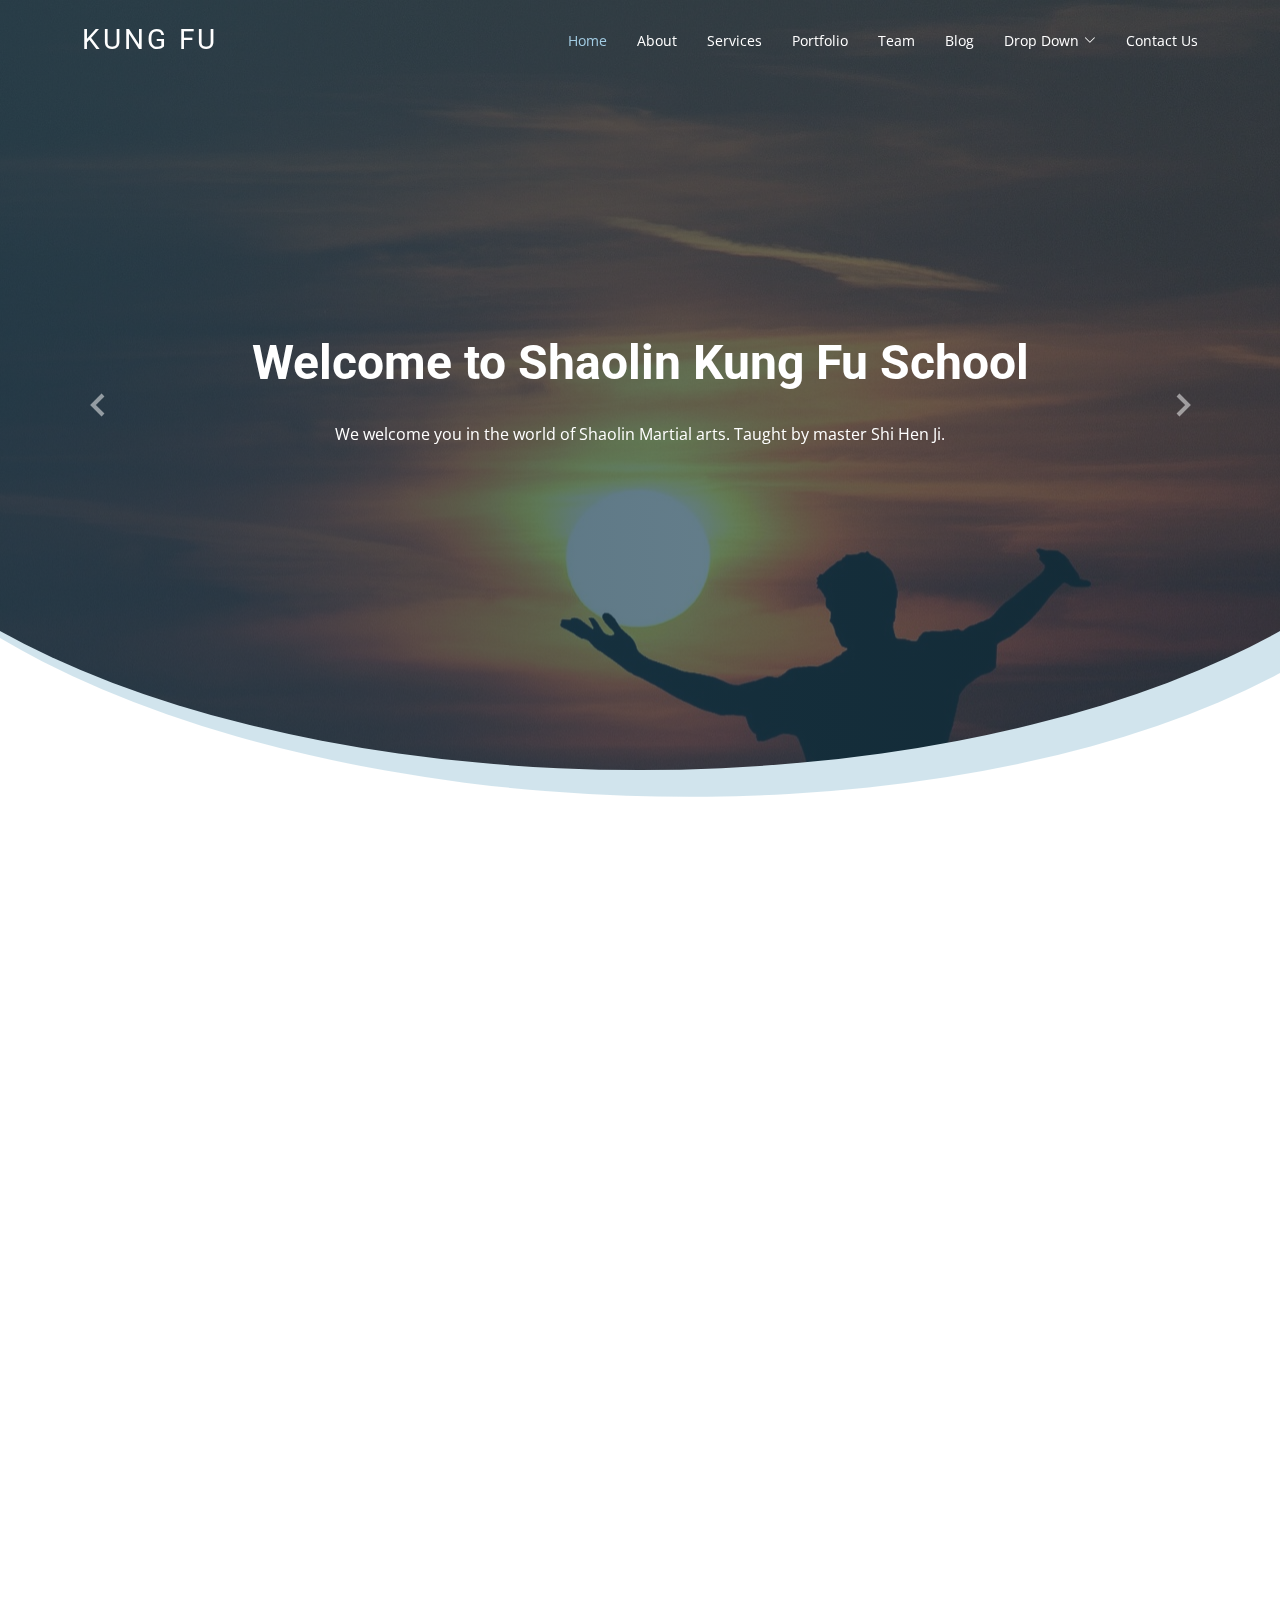
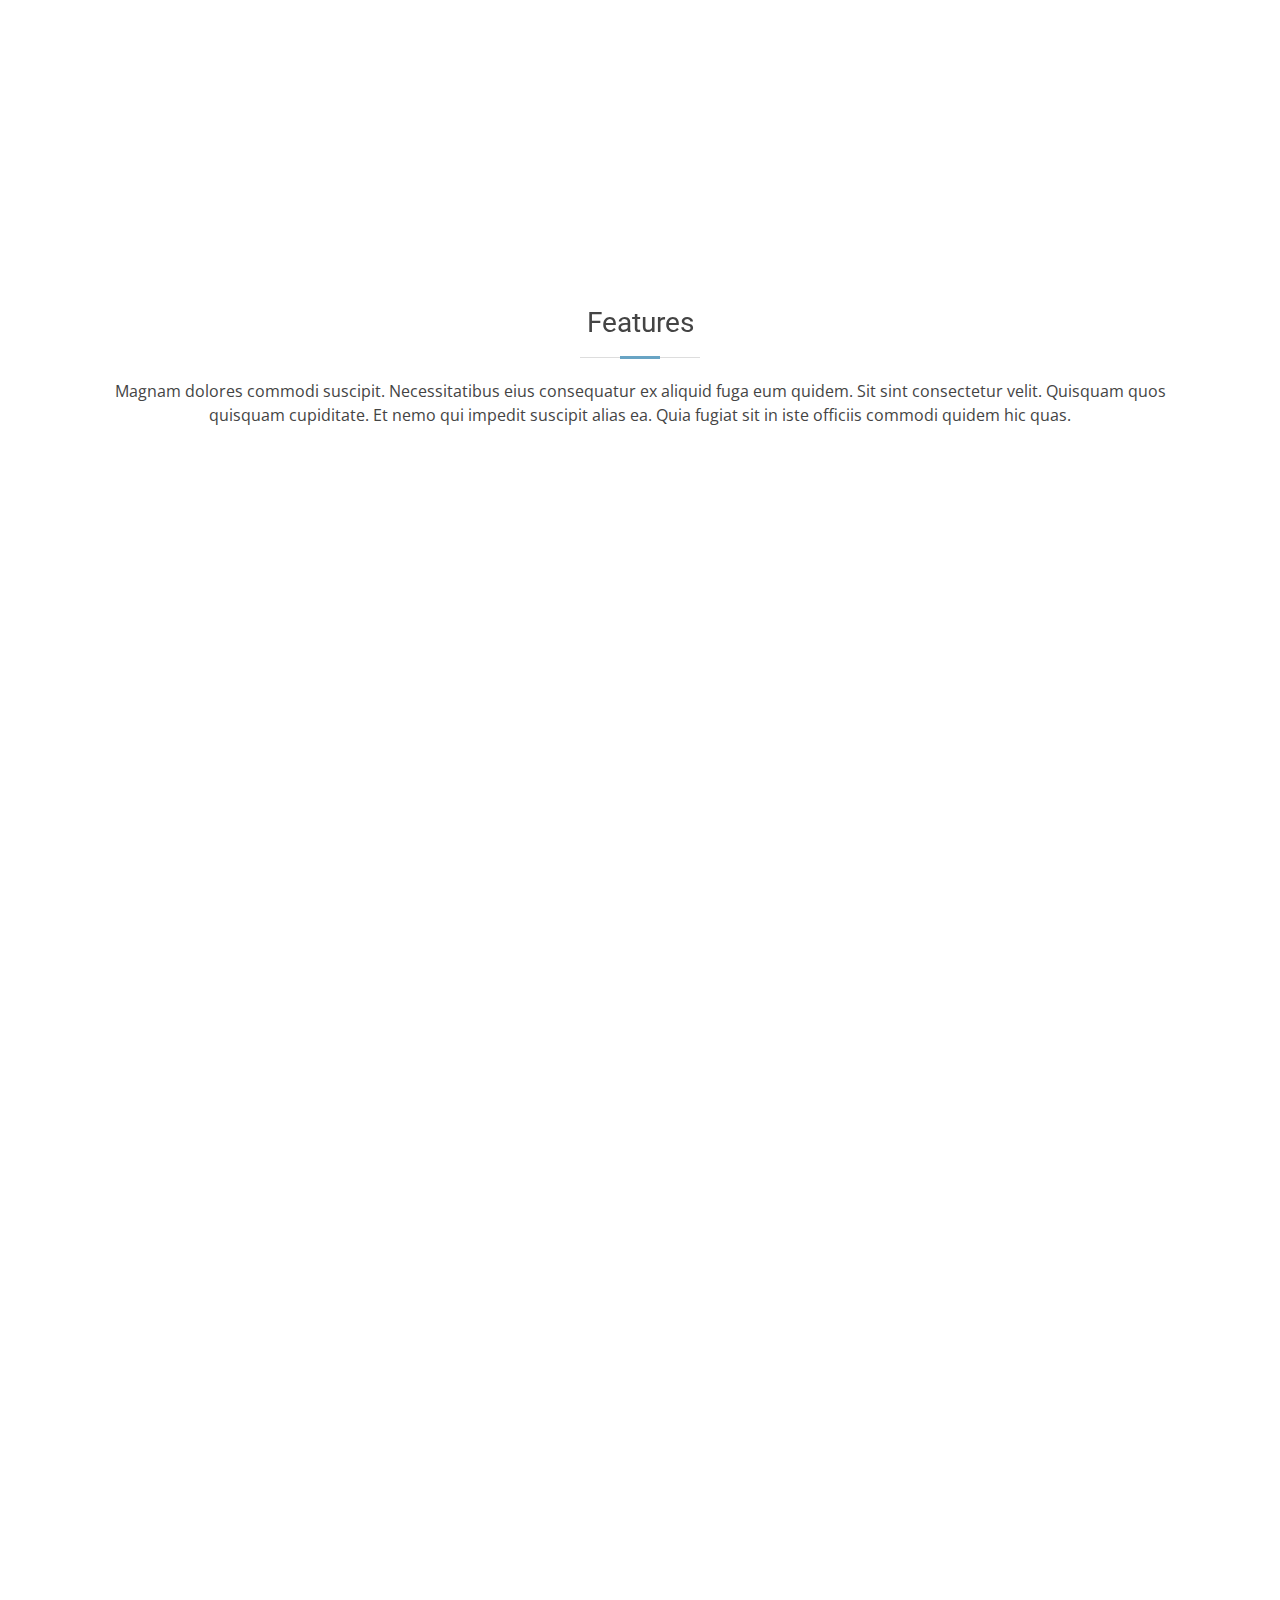
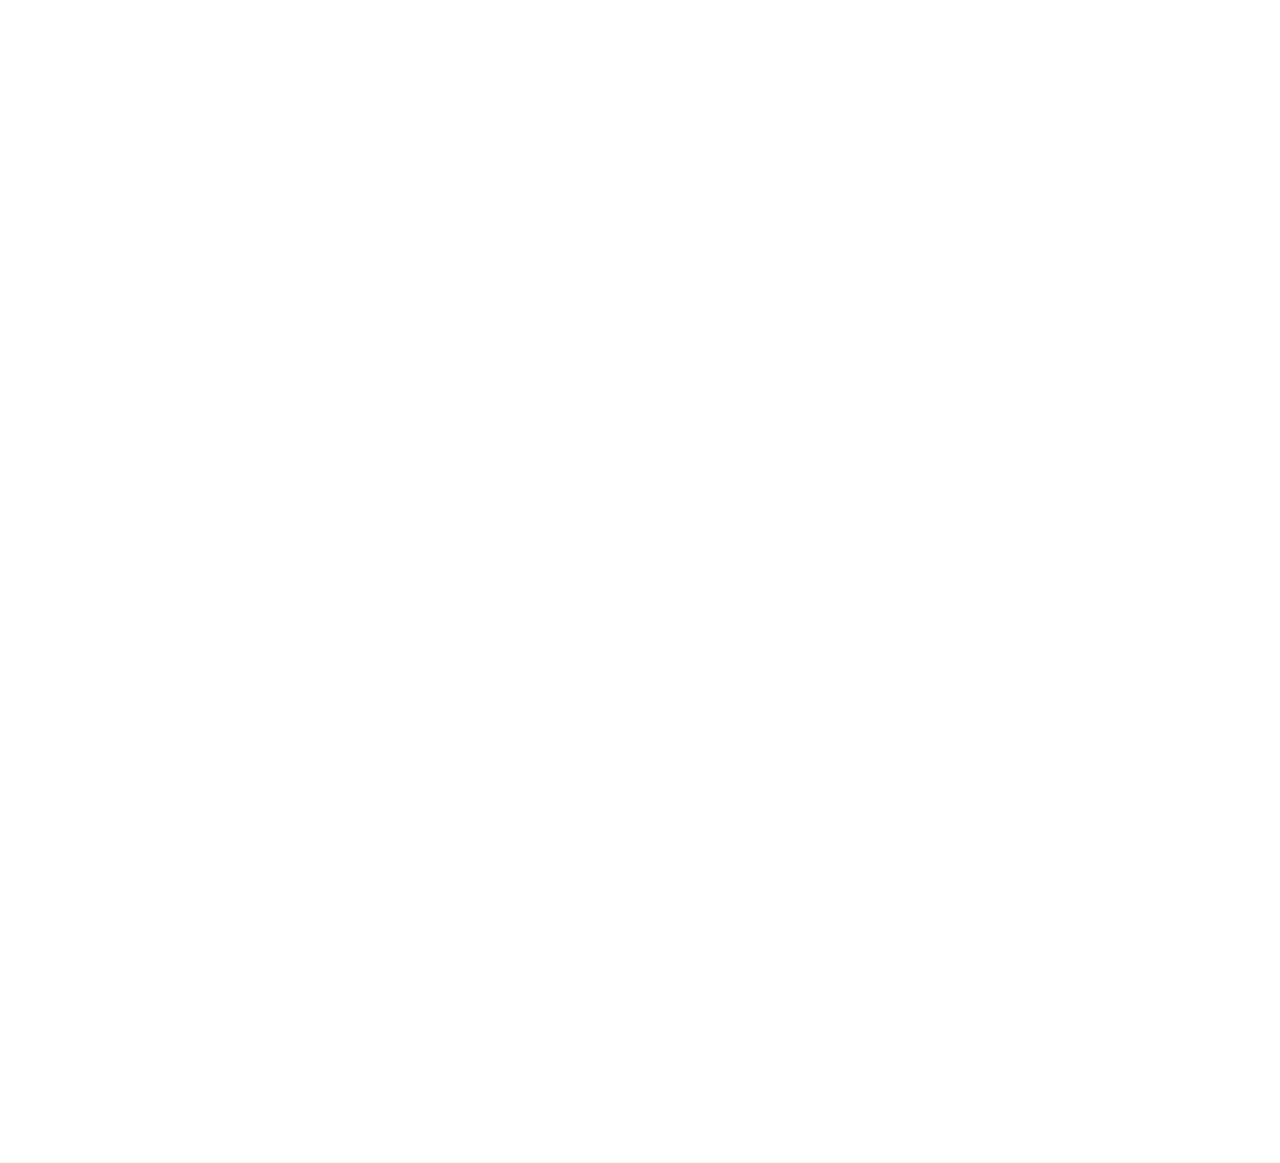
<file: index.html>
<!DOCTYPE html>
<html lang="en">

<head>
  <meta charset="utf-8">
  <meta content="width=device-width, initial-scale=1.0" name="viewport">

  <title>Moderna Bootstrap Template - Index</title>
  <meta content="" name="description">
  <meta content="" name="keywords">

  <!-- Favicons -->
  <link href="assets/img/favicon.png" rel="icon">
  <link href="assets/img/apple-touch-icon.png" rel="apple-touch-icon">

  <!-- Google Fonts -->
  <link href="https://fonts.googleapis.com/css?family=Open+Sans:300,300i,400,400i,600,600i,700,700i|Roboto:300,300i,400,400i,500,500i,700,700i&display=swap" rel="stylesheet">

  <!-- Vendor CSS Files -->
  <link href="assets/vendor/animate.css/animate.min.css" rel="stylesheet">
  <link href="assets/vendor/aos/aos.css" rel="stylesheet">
  <link href="assets/vendor/bootstrap/css/bootstrap.min.css" rel="stylesheet">
  <link href="assets/vendor/bootstrap-icons/bootstrap-icons.css" rel="stylesheet">
  <link href="assets/vendor/boxicons/css/boxicons.min.css" rel="stylesheet">
  <link href="assets/vendor/glightbox/css/glightbox.min.css" rel="stylesheet">
  <link href="assets/vendor/swiper/swiper-bundle.min.css" rel="stylesheet">

  <!-- Template Main CSS File -->
  <link href="assets/css/style.css" rel="stylesheet">

  <!-- =======================================================
  * Template Name: Moderna - v4.10.1
  * Template URL: https://bootstrapmade.com/free-bootstrap-template-corporate-moderna/
  * Author: BootstrapMade.com
  * License: https://bootstrapmade.com/license/
  ======================================================== -->
</head>

<body>

  <!-- ======= Header ======= -->
  <header id="header" class="fixed-top d-flex align-items-center header-transparent">
    <div class="container d-flex justify-content-between align-items-center">

      <div class="logo">
        <h1 class="text-light"><a href="index.html"><span>Kung Fu</span></a></h1>
        <!-- Uncomment below if you prefer to use an image logo -->
        <!-- <a href="index.html"><img src="assets/img/logo.png" alt="" class="img-fluid"></a>-->
      </div>

      <nav id="navbar" class="navbar">
        <ul>
          <li><a class="active " href="index.html">Home</a></li>
          <li><a href="about.html">About</a></li>
          <li><a href="services.html">Services</a></li>
          <li><a href="portfolio.html">Portfolio</a></li>
          <li><a href="team.html">Team</a></li>
          <li><a href="blog.html">Blog</a></li>
          <li class="dropdown"><a href="#"><span>Drop Down</span> <i class="bi bi-chevron-down"></i></a>
            <ul>
              <li><a href="#">Drop Down 1</a></li>
              <li class="dropdown"><a href="#"><span>Deep Drop Down</span> <i class="bi bi-chevron-right"></i></a>
                <ul>
                  <li><a href="#">Deep Drop Down 1</a></li>
                  <li><a href="#">Deep Drop Down 2</a></li>
                  <li><a href="#">Deep Drop Down 3</a></li>
                  <li><a href="#">Deep Drop Down 4</a></li>
                  <li><a href="#">Deep Drop Down 5</a></li>
                </ul>
              </li>
              <li><a href="#">Drop Down 2</a></li>
              <li><a href="#">Drop Down 3</a></li>
              <li><a href="#">Drop Down 4</a></li>
            </ul>
          </li>
          <li><a href="contact.html">Contact Us</a></li>
        </ul>
        <i class="bi bi-list mobile-nav-toggle"></i>
      </nav><!-- .navbar -->

    </div>
  </header><!-- End Header -->

  <!-- ======= Hero Section ======= -->
  <section id="hero" class="d-flex justify-cntent-center align-items-center">
    <div id="heroCarousel" class="container carousel carousel-fade" data-bs-ride="carousel" data-bs-interval="5000">

      <!-- Slide 1 -->
      <div class="carousel-item active">
        <div class="carousel-container">
          <h2 class="animate__animated animate__fadeInDown">Welcome to <span>Shaolin Kung Fu School</span></h2>
          <p class="animate__animated animate__fadeInUp">We welcome you in the world of Shaolin Martial arts. Taught by master Shi Hen Ji.</p>
          <!-- <a href="" class="btn-get-started animate__animated animate__fadeInUp">Read More</a> -->
        </div>
      </div>

      <!-- Slide 2 -->
      <div class="carousel-item">
        <div class="carousel-container">
          <h2 class="animate__animated animate__fadeInDown">Wie is Shifu Shi Heng jin?</h2>
          <p class="animate__animated animate__fadeInUp">Meer weten of de shifu of shaolin kung fu? kijk in de 'about' sectie.</p>
          <!-- <a href="" class="btn-get-started animate__animated animate__fadeInUp">Read More</a> -->
        </div>
      </div>

      <!-- Slide 3 -->
      <div class="carousel-item">
        <div class="carousel-container">
          <h2 class="animate__animated animate__fadeInDown">Lessen</h2>
          <p class="animate__animated animate__fadeInUp">Weten wanneer de lessen doorgaan, kijk bovenaan bij training.</p>
          <!-- <a href="" class="btn-get-started animate__animated animate__fadeInUp">Read More</a> -->
        </div>
      </div>

      <a class="carousel-control-prev" href="#heroCarousel" role="button" data-bs-slide="prev">
        <span class="carousel-control-prev-icon bx bx-chevron-left" aria-hidden="true"></span>
      </a>

      <a class="carousel-control-next" href="#heroCarousel" role="button" data-bs-slide="next">
        <span class="carousel-control-next-icon bx bx-chevron-right" aria-hidden="true"></span>
      </a>

    </div>
  </section><!-- End Hero -->

  <main id="main">

    <!-- ======= Services Section ======= -->
    <section class="services">
      <div class="container">

        <div class="row">
          <div class="col-md-6 col-lg-3 d-flex align-items-stretch" data-aos="fade-up">
            <div class="icon-box icon-box-pink">
              <div class="icon"><i class="bi bi-heart"></i></div>
              <h4 class="title"><a href="">Health</a></h4>
              <p class="description">Shaolin Kung fu is a great workout, therefore boosting your health and immune system</p>
            </div>
          </div>

          <div class="col-md-6 col-lg-3 d-flex align-items-stretch" data-aos="fade-up" data-aos-delay="100">
            <div class="icon-box icon-box-cyan">
              <div class="icon"><i class="bi bi-emoji-sunglasses"></i></div>
              <h4 class="title"><a href="">Confidence</a></h4>
              <p class="description">Learn about yourself by challenging yourself.  Feeling stronger will boost your onfidence.</p>
            </div>
          </div>

          <div class="col-md-6 col-lg-3 d-flex align-items-stretch" data-aos="fade-up" data-aos-delay="200">
            <div class="icon-box icon-box-green">
              <div class="icon"><i class="bi bi-shield"></i></div>
              <h4 class="title"><a href="">Self Defense</a></h4>
              <p class="description">Avoid fights if possible.  If the rare occasion should show where you can't run, imporove  your chances at fighting back</p>
            </div>
          </div>

          <div class="col-md-6 col-lg-3 d-flex align-items-stretch" data-aos="fade-up" data-aos-delay="200">
            <div class="icon-box icon-box-blue">
              <div class="icon"><i class="bi bi-peace"></i></div>
              <h4 class="title"><a href="">Inner peace</a></h4>
              <p class="description">By correctly following Shi Heng jin's teachings, you will find  a place of calmth. Increasing your stress resistance.</p>
            </div>
          </div>

        </div>

      </div>
    </section><!-- End Services Section -->

    <!-- ======= Why Us Section ======= -->
    <section class="why-us section-bg" data-aos="fade-up" date-aos-delay="200">
      <div class="container">

        <div class="row">
          <div class="col-lg-6 video-box">
            <img src="assets/img/Shifu.jpg" class="img-fluid" alt="">
            <a href="https://www.youtube.com/watch?v=YDR31_nh70Q" class="venobox play-btn mb-4" data-vbtype="video" data-autoplay="true"></a>
          </div>

          <div class="col-lg-6 d-flex flex-column justify-content-center p-5">

            <div class="icon-box">
              <div class="icon"><i class="bx bx-fingerprint"></i></div>
              <h4 class="title"><a href="">Strength</a></h4>
              <p class="description">Voluptatum deleniti atque corrupti quos dolores et quas molestias excepturi sint occaecati cupiditate non provident</p>
            </div>

            <div class="icon-box">
              <div class="icon"><i class="bx bx-gift"></i></div>
              <h4 class="title"><a href="">Discipline</a></h4>
              <p class="description">At vero eos et accusamus et iusto odio dignissimos ducimus qui blanditiis praesentium voluptatum deleniti atque</p>
            </div>

          </div>
        </div>

      </div>
    </section><!-- End Why Us Section -->

    <!-- ======= Features Section ======= -->
    <section class="features">
      <div class="container">

        <div class="section-title">
          <h2>Features</h2>
          <p>Magnam dolores commodi suscipit. Necessitatibus eius consequatur ex aliquid fuga eum quidem. Sit sint consectetur velit. Quisquam quos quisquam cupiditate. Et nemo qui impedit suscipit alias ea. Quia fugiat sit in iste officiis commodi quidem hic quas.</p>
        </div>

        <div class="row" data-aos="fade-up">
          <div class="col-md-5">
            <img src="assets/img/features-1.svg" class="img-fluid" alt="">
          </div>
          <div class="col-md-7 pt-4">
            <h3>Voluptatem dignissimos provident quasi corporis voluptates sit assumenda.</h3>
            <p class="fst-italic">
              Lorem ipsum dolor sit amet, consectetur adipiscing elit, sed do eiusmod tempor incididunt ut labore et dolore
              magna aliqua.
            </p>
            <ul>
              <li><i class="bi bi-check"></i> Ullamco laboris nisi ut aliquip ex ea commodo consequat.</li>
              <li><i class="bi bi-check"></i> Duis aute irure dolor in reprehenderit in voluptate velit.</li>
            </ul>
          </div>
        </div>

        <div class="row" data-aos="fade-up">
          <div class="col-md-5 order-1 order-md-2">
            <img src="assets/img/features-2.svg" class="img-fluid" alt="">
          </div>
          <div class="col-md-7 pt-5 order-2 order-md-1">
            <h3>Corporis temporibus maiores provident</h3>
            <p class="fst-italic">
              Lorem ipsum dolor sit amet, consectetur adipiscing elit, sed do eiusmod tempor incididunt ut labore et dolore
              magna aliqua.
            </p>
            <p>
              Ullamco laboris nisi ut aliquip ex ea commodo consequat. Duis aute irure dolor in reprehenderit in voluptate
              velit esse cillum dolore eu fugiat nulla pariatur. Excepteur sint occaecat cupidatat non proident, sunt in
              culpa qui officia deserunt mollit anim id est laborum
            </p>
          </div>
        </div>

        <div class="row" data-aos="fade-up">
          <div class="col-md-5">
            <img src="assets/img/features-3.svg" class="img-fluid" alt="">
          </div>
          <div class="col-md-7 pt-5">
            <h3>Sunt consequatur ad ut est nulla consectetur reiciendis animi voluptas</h3>
            <p>Cupiditate placeat cupiditate placeat est ipsam culpa. Delectus quia minima quod. Sunt saepe odit aut quia voluptatem hic voluptas dolor doloremque.</p>
            <ul>
              <li><i class="bi bi-check"></i> Ullamco laboris nisi ut aliquip ex ea commodo consequat.</li>
              <li><i class="bi bi-check"></i> Duis aute irure dolor in reprehenderit in voluptate velit.</li>
              <li><i class="bi bi-check"></i> Facilis ut et voluptatem aperiam. Autem soluta ad fugiat.</li>
            </ul>
          </div>
        </div>

        <div class="row" data-aos="fade-up">
          <div class="col-md-5 order-1 order-md-2">
            <img src="assets/img/features-4.svg" class="img-fluid" alt="">
          </div>
          <div class="col-md-7 pt-5 order-2 order-md-1">
            <h3>Quas et necessitatibus eaque impedit ipsum animi consequatur incidunt in</h3>
            <p class="fst-italic">
              Lorem ipsum dolor sit amet, consectetur adipiscing elit, sed do eiusmod tempor incididunt ut labore et dolore
              magna aliqua.
            </p>
            <p>
              Ullamco laboris nisi ut aliquip ex ea commodo consequat. Duis aute irure dolor in reprehenderit in voluptate
              velit esse cillum dolore eu fugiat nulla pariatur. Excepteur sint occaecat cupidatat non proident, sunt in
              culpa qui officia deserunt mollit anim id est laborum
            </p>
          </div>
        </div>

      </div>
    </section><!-- End Features Section -->

  </main><!-- End #main -->

  <!-- ======= Footer ======= -->
  <footer id="footer" data-aos="fade-up" data-aos-easing="ease-in-out" data-aos-duration="500">

    <div class="footer-newsletter">
      <div class="container">
        <div class="row">
          <div class="col-lg-6">
            <h4>Our Newsletter</h4>
            <p>Tamen quem nulla quae legam multos aute sint culpa legam noster magna</p>
          </div>
          <div class="col-lg-6">
            <form action="" method="post">
              <input type="email" name="email"><input type="submit" value="Subscribe">
            </form>
          </div>
        </div>
      </div>
    </div>

    <div class="footer-top">
      <div class="container">
        <div class="row">

          <div class="col-lg-3 col-md-6 footer-links">
            <h4>Useful Links</h4>
            <ul>
              <li><i class="bx bx-chevron-right"></i> <a href="#">Home</a></li>
              <li><i class="bx bx-chevron-right"></i> <a href="#">About us</a></li>
              <li><i class="bx bx-chevron-right"></i> <a href="#">Services</a></li>
              <li><i class="bx bx-chevron-right"></i> <a href="#">Terms of service</a></li>
              <li><i class="bx bx-chevron-right"></i> <a href="#">Privacy policy</a></li>
            </ul>
          </div>

          <div class="col-lg-3 col-md-6 footer-links">
            <h4>Our Services</h4>
            <ul>
              <li><i class="bx bx-chevron-right"></i> <a href="#">Web Design</a></li>
              <li><i class="bx bx-chevron-right"></i> <a href="#">Web Development</a></li>
              <li><i class="bx bx-chevron-right"></i> <a href="#">Product Management</a></li>
              <li><i class="bx bx-chevron-right"></i> <a href="#">Marketing</a></li>
              <li><i class="bx bx-chevron-right"></i> <a href="#">Graphic Design</a></li>
            </ul>
          </div>

          <div class="col-lg-3 col-md-6 footer-contact">
            <h4>Contact Us</h4>
            <p>
              A108 Adam Street <br>
              New York, NY 535022<br>
              United States <br><br>
              <strong>Phone:</strong> +1 5589 55488 55<br>
              <strong>Email:</strong> info@example.com<br>
            </p>

          </div>

          <div class="col-lg-3 col-md-6 footer-info">
            <h3>About Moderna</h3>
            <p>Cras fermentum odio eu feugiat lide par naso tierra. Justo eget nada terra videa magna derita valies darta donna mare fermentum iaculis eu non diam phasellus.</p>
            <div class="social-links mt-3">
              <a href="#" class="twitter"><i class="bx bxl-twitter"></i></a>
              <a href="#" class="facebook"><i class="bx bxl-facebook"></i></a>
              <a href="#" class="instagram"><i class="bx bxl-instagram"></i></a>
              <a href="#" class="linkedin"><i class="bx bxl-linkedin"></i></a>
            </div>
          </div>

        </div>
      </div>
    </div>

    <div class="container">
      <div class="copyright">
        &copy; Copyright <strong><span>Moderna</span></strong>. All Rights Reserved
      </div>
      <div class="credits">
        <!-- All the links in the footer should remain intact. -->
        <!-- You can delete the links only if you purchased the pro version. -->
        <!-- Licensing information: https://bootstrapmade.com/license/ -->
        <!-- Purchase the pro version with working PHP/AJAX contact form: https://bootstrapmade.com/free-bootstrap-template-corporate-moderna/ -->
        Designed by <a href="https://bootstrapmade.com/">BootstrapMade</a>
      </div>
    </div>
  </footer><!-- End Footer -->

  <a href="#" class="back-to-top d-flex align-items-center justify-content-center"><i class="bi bi-arrow-up-short"></i></a>

  <!-- Vendor JS Files -->
  <script src="assets/vendor/purecounter/purecounter_vanilla.js"></script>
  <script src="assets/vendor/aos/aos.js"></script>
  <script src="assets/vendor/bootstrap/js/bootstrap.bundle.min.js"></script>
  <script src="assets/vendor/glightbox/js/glightbox.min.js"></script>
  <script src="assets/vendor/isotope-layout/isotope.pkgd.min.js"></script>
  <script src="assets/vendor/swiper/swiper-bundle.min.js"></script>
  <script src="assets/vendor/waypoints/noframework.waypoints.js"></script>
  <script src="assets/vendor/php-email-form/validate.js"></script>

  <!-- Template Main JS File -->
  <script src="assets/js/main.js"></script>

</body>

</html>
</file>
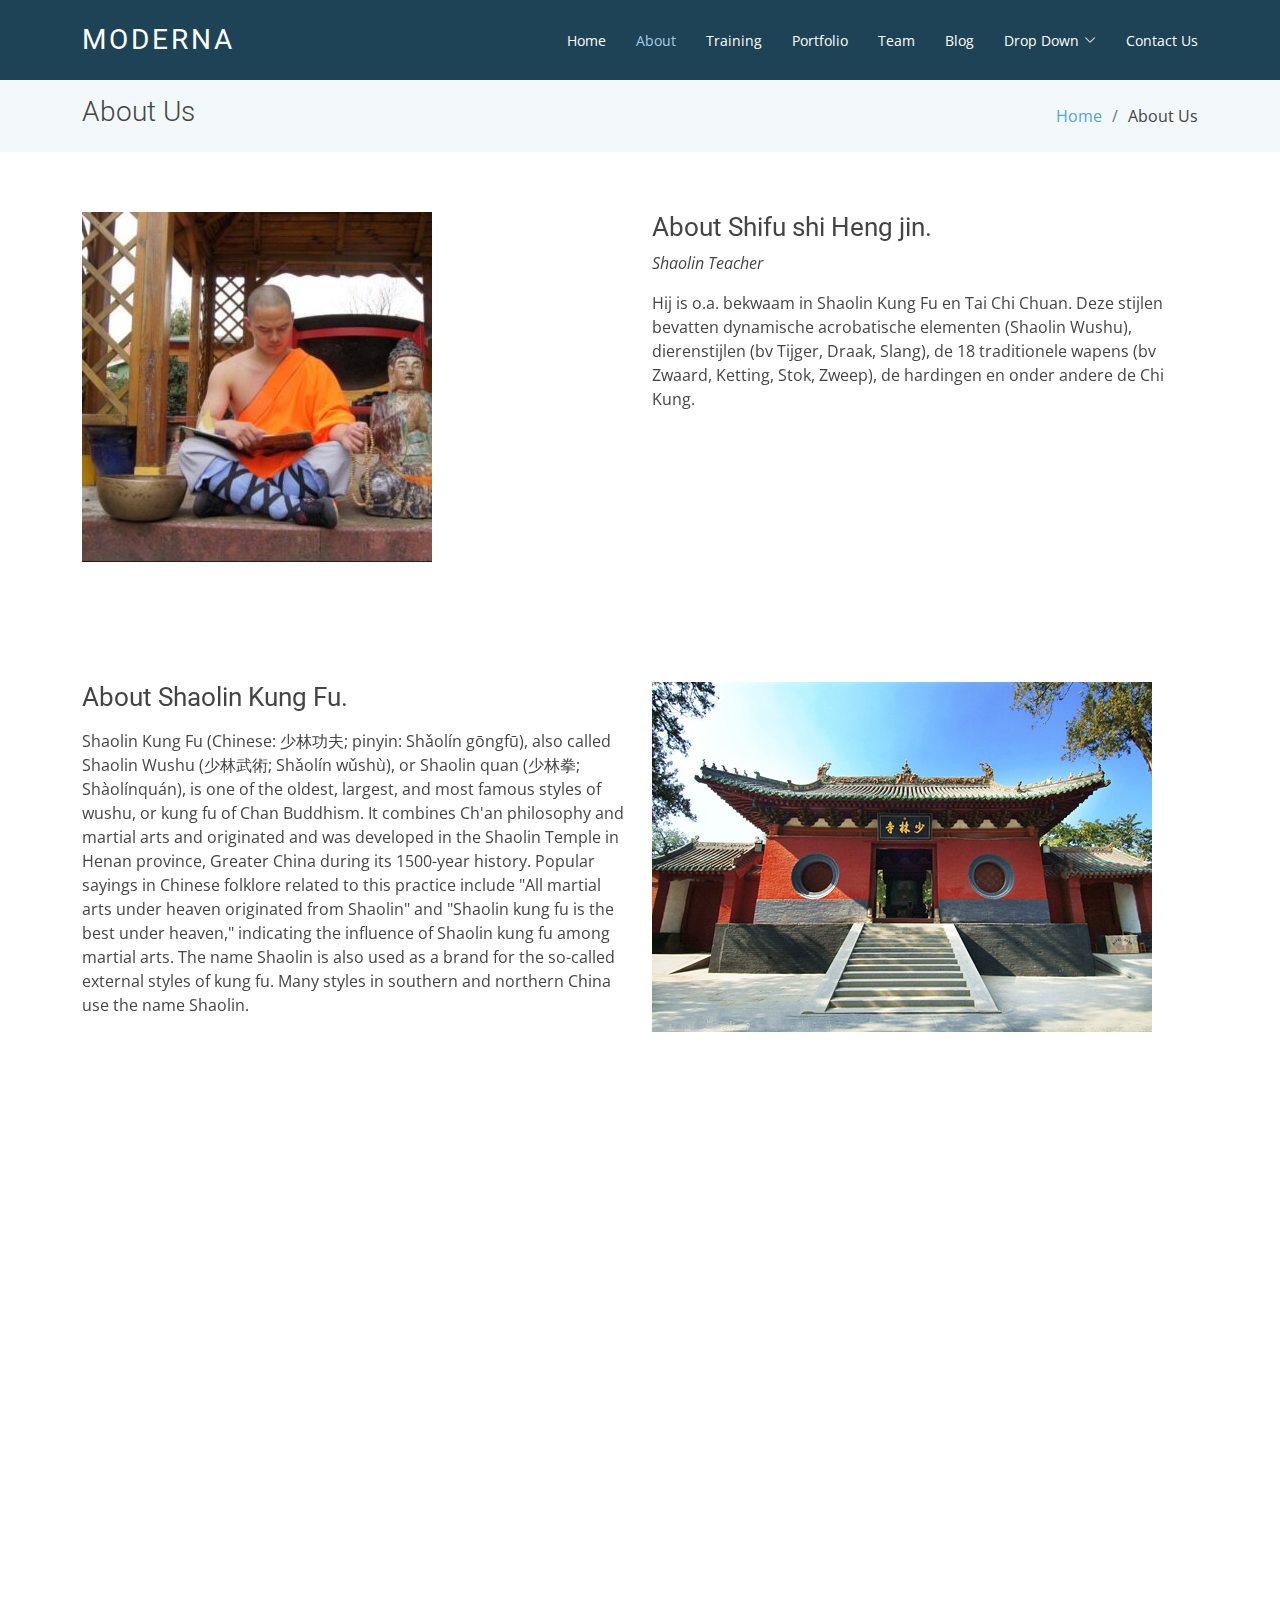
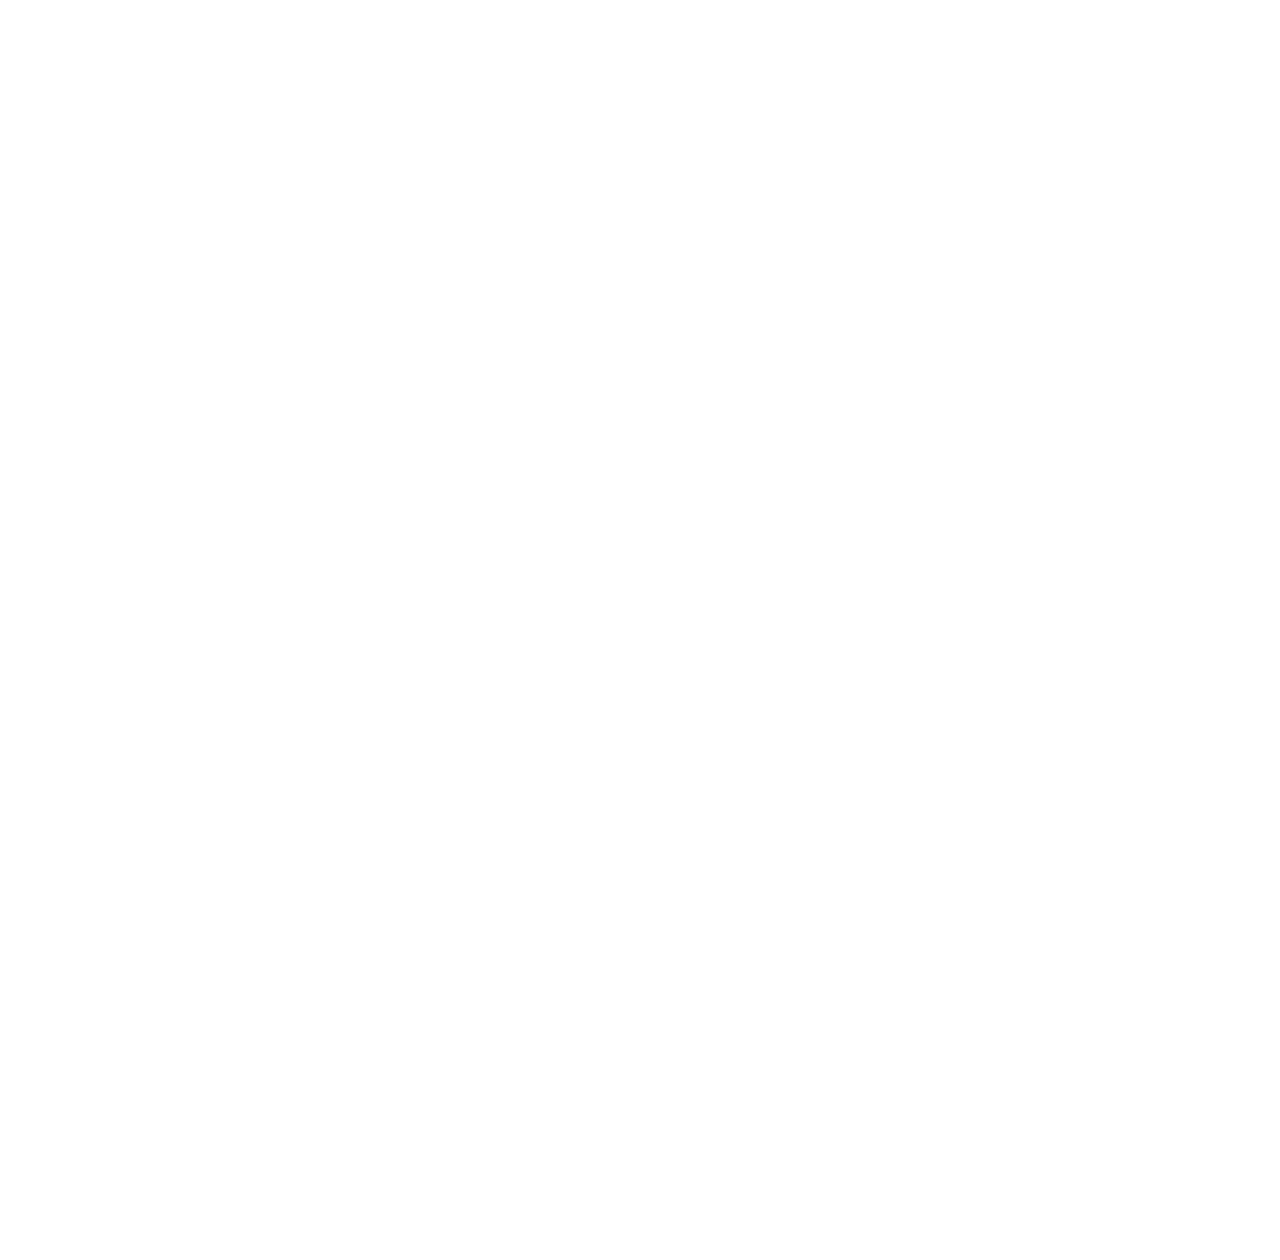
<file: about.html>
<!DOCTYPE html>
<html lang="en">

<head>
  <meta charset="utf-8">
  <meta content="width=device-width, initial-scale=1.0" name="viewport">

  <title>About - Moderna Bootstrap Template</title>
  <meta content="" name="description">
  <meta content="" name="keywords">

  <!-- Favicons -->
  <link href="assets/img/favicon.png" rel="icon">
  <link href="assets/img/apple-touch-icon.png" rel="apple-touch-icon">

  <!-- Google Fonts -->
  <link href="https://fonts.googleapis.com/css?family=Open+Sans:300,300i,400,400i,600,600i,700,700i|Roboto:300,300i,400,400i,500,500i,700,700i&display=swap" rel="stylesheet">

  <!-- Vendor CSS Files -->
  <link href="assets/vendor/animate.css/animate.min.css" rel="stylesheet">
  <link href="assets/vendor/aos/aos.css" rel="stylesheet">
  <link href="assets/vendor/bootstrap/css/bootstrap.min.css" rel="stylesheet">
  <link href="assets/vendor/bootstrap-icons/bootstrap-icons.css" rel="stylesheet">
  <link href="assets/vendor/boxicons/css/boxicons.min.css" rel="stylesheet">
  <link href="assets/vendor/glightbox/css/glightbox.min.css" rel="stylesheet">
  <link href="assets/vendor/swiper/swiper-bundle.min.css" rel="stylesheet">

  <!-- Template Main CSS File -->
  <link href="assets/css/style.css" rel="stylesheet">

  <!-- =======================================================
  * Template Name: Moderna - v4.10.1
  * Template URL: https://bootstrapmade.com/free-bootstrap-template-corporate-moderna/
  * Author: BootstrapMade.com
  * License: https://bootstrapmade.com/license/
  ======================================================== -->
</head>

<body>

  <!-- ======= Header ======= -->
  <header id="header" class="fixed-top d-flex align-items-center ">
    <div class="container d-flex justify-content-between align-items-center">

      <div class="logo">
        <h1 class="text-light"><a href="index.html"><span>Moderna</span></a></h1>
        <!-- Uncomment below if you prefer to use an image logo -->
        <!-- <a href="index.html"><img src="assets/img/logo.png" alt="" class="img-fluid"></a>-->
      </div>

      <nav id="navbar" class="navbar">
        <ul>
          <li><a class="" href="index.html">Home</a></li>
          <li><a class="active" href="about.html">About</a></li>
          <li><a href="services.html">Training</a></li>
          <li><a href="portfolio.html">Portfolio</a></li>
          <li><a href="team.html">Team</a></li>
          <li><a href="blog.html">Blog</a></li>
          <li class="dropdown"><a href="#"><span>Drop Down</span> <i class="bi bi-chevron-down"></i></a>
            <ul>
              <li><a href="#">Drop Down 1</a></li>
              <li class="dropdown"><a href="#"><span>Deep Drop Down</span> <i class="bi bi-chevron-right"></i></a>
                <ul>
                  <li><a href="#">Deep Drop Down 1</a></li>
                  <li><a href="#">Deep Drop Down 2</a></li>
                  <li><a href="#">Deep Drop Down 3</a></li>
                  <li><a href="#">Deep Drop Down 4</a></li>
                  <li><a href="#">Deep Drop Down 5</a></li>
                </ul>
              </li>
              <li><a href="#">Drop Down 2</a></li>
              <li><a href="#">Drop Down 3</a></li>
              <li><a href="#">Drop Down 4</a></li>
            </ul>
          </li>
          <li><a href="contact.html">Contact Us</a></li>
        </ul>
        <i class="bi bi-list mobile-nav-toggle"></i>
      </nav><!-- .navbar -->

    </div>
  </header><!-- End Header -->

  <main id="main">

    <!-- ======= About Us Section ======= -->
    <section class="breadcrumbs">
      <div class="container">

        <div class="d-flex justify-content-between align-items-center">
          <h2>About Us</h2>
          <ol>
            <li><a href="index.html">Home</a></li>
            <li>About Us</li>
          </ol>
        </div>

      </div>
    </section><!-- End About Us Section -->

    <!-- ======= About Section ======= -->
    <section class="about" data-aos="fade-up">
      <div class="container">

        <div class="row">
          <div class="col-lg-6">
            <img src="assets/img/Shifu.jpg" class="img-fluid" alt="">
          </div>
          <div class="col-lg-6 pt-4 pt-lg-0">
            <h3>About Shifu shi Heng jin.</h3>
            <p class="fst-italic">
             Shaolin Teacher
            </p>
            <!-- <ul>
              <li><i class="bi bi-check2-circle"></i> I love Gansuvd.</li>
              <li><i class="bi bi-check2-circle"></i> I love Gansuvd.</li>
              <li><i class="bi bi-check2-circle"></i> I love Gansuvd. Duis aute irure dolor in reprehenderit in voluptate trideta storacalaperda mastiro dolore eu fugiat nulla pariatur.</li>
            </ul> -->
            <p>
              Hij is o.a. bekwaam in Shaolin Kung Fu en Tai Chi Chuan. Deze stijlen bevatten dynamische acrobatische elementen (Shaolin Wushu), dierenstijlen (bv Tijger, Draak, Slang), de 18 traditionele wapens (bv Zwaard, Ketting, Stok, Zweep), de hardingen en onder andere de Chi Kung.
            </p>
          </div>
        </div>

      </div>
    </section><!-- End About Section -->

        <!-- ======= About Section ======= -->
        <section class="about" data-aos="fade-up">
          <div class="container">
    
            <div class="row">
              
              <div class="col-lg-6 pt-4 pt-lg-0">
                <h3>About Shaolin Kung Fu.</h3>
                <p class="fst-italic">
                 
                </p>
                <!-- <ul>
                  <li><i class="bi bi-check2-circle"></i> I love Gansuvd.</li>
                  <li><i class="bi bi-check2-circle"></i> I love Gansuvd.</li>
                  <li><i class="bi bi-check2-circle"></i> I love Gansuvd. Duis aute irure dolor in reprehenderit in voluptate trideta storacalaperda mastiro dolore eu fugiat nulla pariatur.</li>
                </ul> -->
                <p>
                  Shaolin Kung Fu (Chinese: 少林功夫; pinyin: Shǎolín gōngfū), also called Shaolin Wushu (少林武術; Shǎolín wǔshù), or Shaolin quan (少林拳; Shàolínquán), is one of the oldest, largest, and most famous styles of wushu, or kung fu of Chan Buddhism. It combines Ch'an philosophy and martial arts and originated and was developed in the Shaolin Temple in Henan province, Greater China during its 1500-year history. Popular sayings in Chinese folklore related to this practice include "All martial arts under heaven originated from Shaolin" and "Shaolin kung fu is the best under heaven," indicating the influence of Shaolin kung fu among martial arts. The name Shaolin is also used as a brand for the so-called external styles of kung fu. Many styles in southern and northern China use the name Shaolin.
                </p>
              </div>
              <div class="col-lg-6">
                <img src="assets/img/templesha.jpg" class="img-fluid" alt="">
              </div>
            </div>
    
          </div>
        </section><!-- End About Section -->

    <!-- ======= Facts Section ======= -->
    <!-- <section class="facts section-bg" data-aos="fade-up">
      <div class="container">

        <div class="row counters">

          <div class="col-lg-3 col-6 text-center">
            <span data-purecounter-start="0" data-purecounter-end="232" data-purecounter-duration="1" class="purecounter"></span>
            <p>Clients</p>
          </div>

          <div class="col-lg-3 col-6 text-center">
            <span data-purecounter-start="0" data-purecounter-end="521" data-purecounter-duration="1" class="purecounter"></span>
            <p>Projects</p>
          </div>

          <div class="col-lg-3 col-6 text-center">
            <span data-purecounter-start="0" data-purecounter-end="1463" data-purecounter-duration="1" class="purecounter"></span>
            <p>Hours Of Support</p>
          </div>

          <div class="col-lg-3 col-6 text-center">
            <span data-purecounter-start="0" data-purecounter-end="15" data-purecounter-duration="1" class="purecounter"></span>
            <p>Hard Workers</p>
          </div>

        </div>

      </div>
    </section>End Facts Section -->

    <!-- ======= Our Skills Section ======= -->
    <section class="skills" data-aos="fade-up">
      <div class="container">

        <div class="section-title">
          <h2>Our Skills</h2>
          <p>Magnam dolores commodi suscipit. Necessitatibus eius consequatur ex aliquid fuga eum quidem. Sit sint consectetur velit. Quisquam quos quisquam cupiditate. Et nemo qui impedit suscipit alias ea. Quia fugiat sit in iste officiis commodi quidem hic quas.</p>
        </div>

        <div class="skills-content">

          <div class="progress">
            <div class="progress-bar bg-success" role="progressbar" aria-valuenow="100" aria-valuemin="0" aria-valuemax="100">
              <span class="skill">HTML <i class="val">100%</i></span>
            </div>
          </div>

          <div class="progress">
            <div class="progress-bar bg-info" role="progressbar" aria-valuenow="90" aria-valuemin="0" aria-valuemax="100">
              <span class="skill">CSS <i class="val">90%</i></span>
            </div>
          </div>

          <div class="progress">
            <div class="progress-bar bg-warning" role="progressbar" aria-valuenow="75" aria-valuemin="0" aria-valuemax="100">
              <span class="skill">JavaScript <i class="val">75%</i></span>
            </div>
          </div>

          <div class="progress">
            <div class="progress-bar bg-danger" role="progressbar" aria-valuenow="55" aria-valuemin="0" aria-valuemax="100">
              <span class="skill">Photoshop <i class="val">55%</i></span>
            </div>
          </div>

        </div>

      </div>
    </section><!-- End Our Skills Section -->

    <!-- ======= Tetstimonials Section ======= -->
    <section class="testimonials" data-aos="fade-up">
      <div class="container">

        <div class="section-title">
          <h2>Tetstimonials</h2>
          <p>Magnam dolores commodi suscipit. Necessitatibus eius consequatur ex aliquid fuga eum quidem. Sit sint consectetur velit. Quisquam quos quisquam cupiditate. Et nemo qui impedit suscipit alias ea. Quia fugiat sit in iste officiis commodi quidem hic quas.</p>
        </div>

        <div class="testimonials-carousel swiper">
          <div class="swiper-wrapper">
            <div class="testimonial-item swiper-slide">
              <img src="assets/img/testimonials/testimonials-1.jpg" class="testimonial-img" alt="">
              <h3>Saul Goodman</h3>
              <h4>Ceo &amp; Founder</h4>
              <p>
                <i class="bx bxs-quote-alt-left quote-icon-left"></i>
                Proin iaculis purus consequat sem cure digni ssim donec porttitora entum suscipit rhoncus. Accusantium quam, ultricies eget id, aliquam eget nibh et. Maecen aliquam, risus at semper.
                <i class="bx bxs-quote-alt-right quote-icon-right"></i>
              </p>
            </div>

            <div class="testimonial-item swiper-slide">
              <img src="assets/img/testimonials/testimonials-2.jpg" class="testimonial-img" alt="">
              <h3>Sara Wilsson</h3>
              <h4>Designer</h4>
              <p>
                <i class="bx bxs-quote-alt-left quote-icon-left"></i>
                Export tempor illum tamen malis malis eram quae irure esse labore quem cillum quid cillum eram malis quorum velit fore eram velit sunt aliqua noster fugiat irure amet legam anim culpa.
                <i class="bx bxs-quote-alt-right quote-icon-right"></i>
              </p>
            </div>

            <div class="testimonial-item swiper-slide">
              <img src="assets/img/testimonials/testimonials-3.jpg" class="testimonial-img" alt="">
              <h3>Jena Karlis</h3>
              <h4>Store Owner</h4>
              <p>
                <i class="bx bxs-quote-alt-left quote-icon-left"></i>
                Enim nisi quem export duis labore cillum quae magna enim sint quorum nulla quem veniam duis minim tempor labore quem eram duis noster aute amet eram fore quis sint minim.
                <i class="bx bxs-quote-alt-right quote-icon-right"></i>
              </p>
            </div>

            <div class="testimonial-item swiper-slide">
              <img src="assets/img/testimonials/testimonials-4.jpg" class="testimonial-img" alt="">
              <h3>Matt Brandon</h3>
              <h4>Freelancer</h4>
              <p>
                <i class="bx bxs-quote-alt-left quote-icon-left"></i>
                Fugiat enim eram quae cillum dolore dolor amet nulla culpa multos export minim fugiat minim velit minim dolor enim duis veniam ipsum anim magna sunt elit fore quem dolore labore illum veniam.
                <i class="bx bxs-quote-alt-right quote-icon-right"></i>
              </p>
            </div>

            <div class="testimonial-item swiper-slide">
              <img src="assets/img/testimonials/testimonials-5.jpg" class="testimonial-img" alt="">
              <h3>John Larson</h3>
              <h4>Entrepreneur</h4>
              <p>
                <i class="bx bxs-quote-alt-left quote-icon-left"></i>
                Quis quorum aliqua sint quem legam fore sunt eram irure aliqua veniam tempor noster veniam enim culpa labore duis sunt culpa nulla illum cillum fugiat legam esse veniam culpa fore nisi cillum quid.
                <i class="bx bxs-quote-alt-right quote-icon-right"></i>
              </p>
            </div>
          </div>
          <div class="swiper-pagination"></div>
        </div>

      </div>
    </section><!-- End Ttstimonials Section -->

  </main><!-- End #main -->

  <!-- ======= Footer ======= -->
  <footer id="footer" data-aos="fade-up" data-aos-easing="ease-in-out" data-aos-duration="500">

    <div class="footer-newsletter">
      <div class="container">
        <div class="row">
          <div class="col-lg-6">
            <h4>Our Newsletter</h4>
            <p>Tamen quem nulla quae legam multos aute sint culpa legam noster magna</p>
          </div>
          <div class="col-lg-6">
            <form action="" method="post">
              <input type="email" name="email"><input type="submit" value="Subscribe">
            </form>
          </div>
        </div>
      </div>
    </div>

    <div class="footer-top">
      <div class="container">
        <div class="row">

          <div class="col-lg-3 col-md-6 footer-links">
            <h4>Useful Links</h4>
            <ul>
              <li><i class="bx bx-chevron-right"></i> <a href="#">Home</a></li>
              <li><i class="bx bx-chevron-right"></i> <a href="#">About us</a></li>
              <li><i class="bx bx-chevron-right"></i> <a href="#">Services</a></li>
              <li><i class="bx bx-chevron-right"></i> <a href="#">Terms of service</a></li>
              <li><i class="bx bx-chevron-right"></i> <a href="#">Privacy policy</a></li>
            </ul>
          </div>

          <div class="col-lg-3 col-md-6 footer-links">
            <h4>Our Services</h4>
            <ul>
              <li><i class="bx bx-chevron-right"></i> <a href="#">Web Design</a></li>
              <li><i class="bx bx-chevron-right"></i> <a href="#">Web Development</a></li>
              <li><i class="bx bx-chevron-right"></i> <a href="#">Product Management</a></li>
              <li><i class="bx bx-chevron-right"></i> <a href="#">Marketing</a></li>
              <li><i class="bx bx-chevron-right"></i> <a href="#">Graphic Design</a></li>
            </ul>
          </div>

          <div class="col-lg-3 col-md-6 footer-contact">
            <h4>Contact Us</h4>
            <p>
              A108 Adam Street <br>
              New York, NY 535022<br>
              United States <br><br>
              <strong>Phone:</strong> +1 5589 55488 55<br>
              <strong>Email:</strong> info@example.com<br>
            </p>

          </div>

          <div class="col-lg-3 col-md-6 footer-info">
            <h3>About Moderna</h3>
            <p>Cras fermentum odio eu feugiat lide par naso tierra. Justo eget nada terra videa magna derita valies darta donna mare fermentum iaculis eu non diam phasellus.</p>
            <div class="social-links mt-3">
              <a href="#" class="twitter"><i class="bx bxl-twitter"></i></a>
              <a href="#" class="facebook"><i class="bx bxl-facebook"></i></a>
              <a href="#" class="instagram"><i class="bx bxl-instagram"></i></a>
              <a href="#" class="linkedin"><i class="bx bxl-linkedin"></i></a>
            </div>
          </div>

        </div>
      </div>
    </div>

    <div class="container">
      <div class="copyright">
        &copy; Copyright <strong><span>Moderna</span></strong>. All Rights Reserved
      </div>
      <div class="credits">
        <!-- All the links in the footer should remain intact. -->
        <!-- You can delete the links only if you purchased the pro version. -->
        <!-- Licensing information: https://bootstrapmade.com/license/ -->
        <!-- Purchase the pro version with working PHP/AJAX contact form: https://bootstrapmade.com/free-bootstrap-template-corporate-moderna/ -->
        Designed by <a href="https://bootstrapmade.com/">BootstrapMade</a>
      </div>
    </div>
  </footer><!-- End Footer -->

  <a href="#" class="back-to-top d-flex align-items-center justify-content-center"><i class="bi bi-arrow-up-short"></i></a>

  <!-- Vendor JS Files -->
  <script src="assets/vendor/purecounter/purecounter_vanilla.js"></script>
  <script src="assets/vendor/aos/aos.js"></script>
  <script src="assets/vendor/bootstrap/js/bootstrap.bundle.min.js"></script>
  <script src="assets/vendor/glightbox/js/glightbox.min.js"></script>
  <script src="assets/vendor/isotope-layout/isotope.pkgd.min.js"></script>
  <script src="assets/vendor/swiper/swiper-bundle.min.js"></script>
  <script src="assets/vendor/waypoints/noframework.waypoints.js"></script>
  <script src="assets/vendor/php-email-form/validate.js"></script>

  <!-- Template Main JS File -->
  <script src="assets/js/main.js"></script>

</body>

</html>
</file>
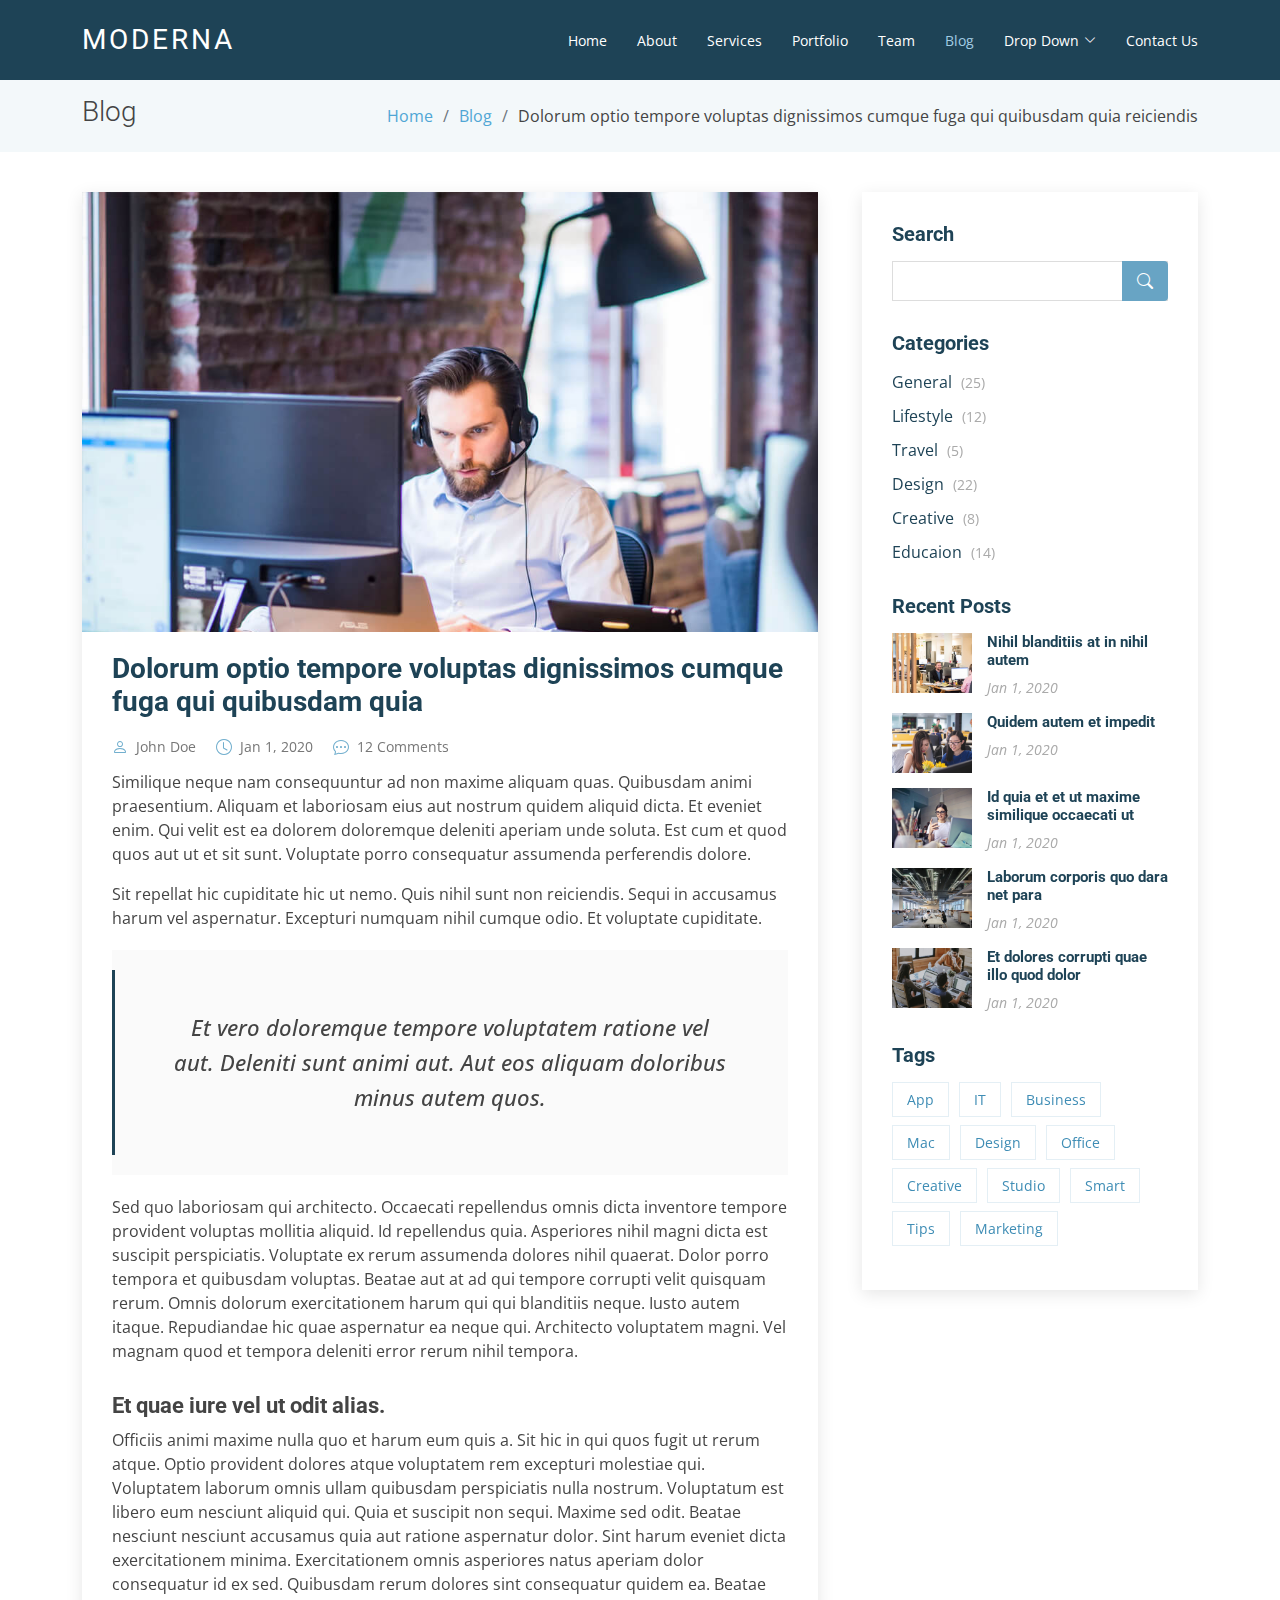
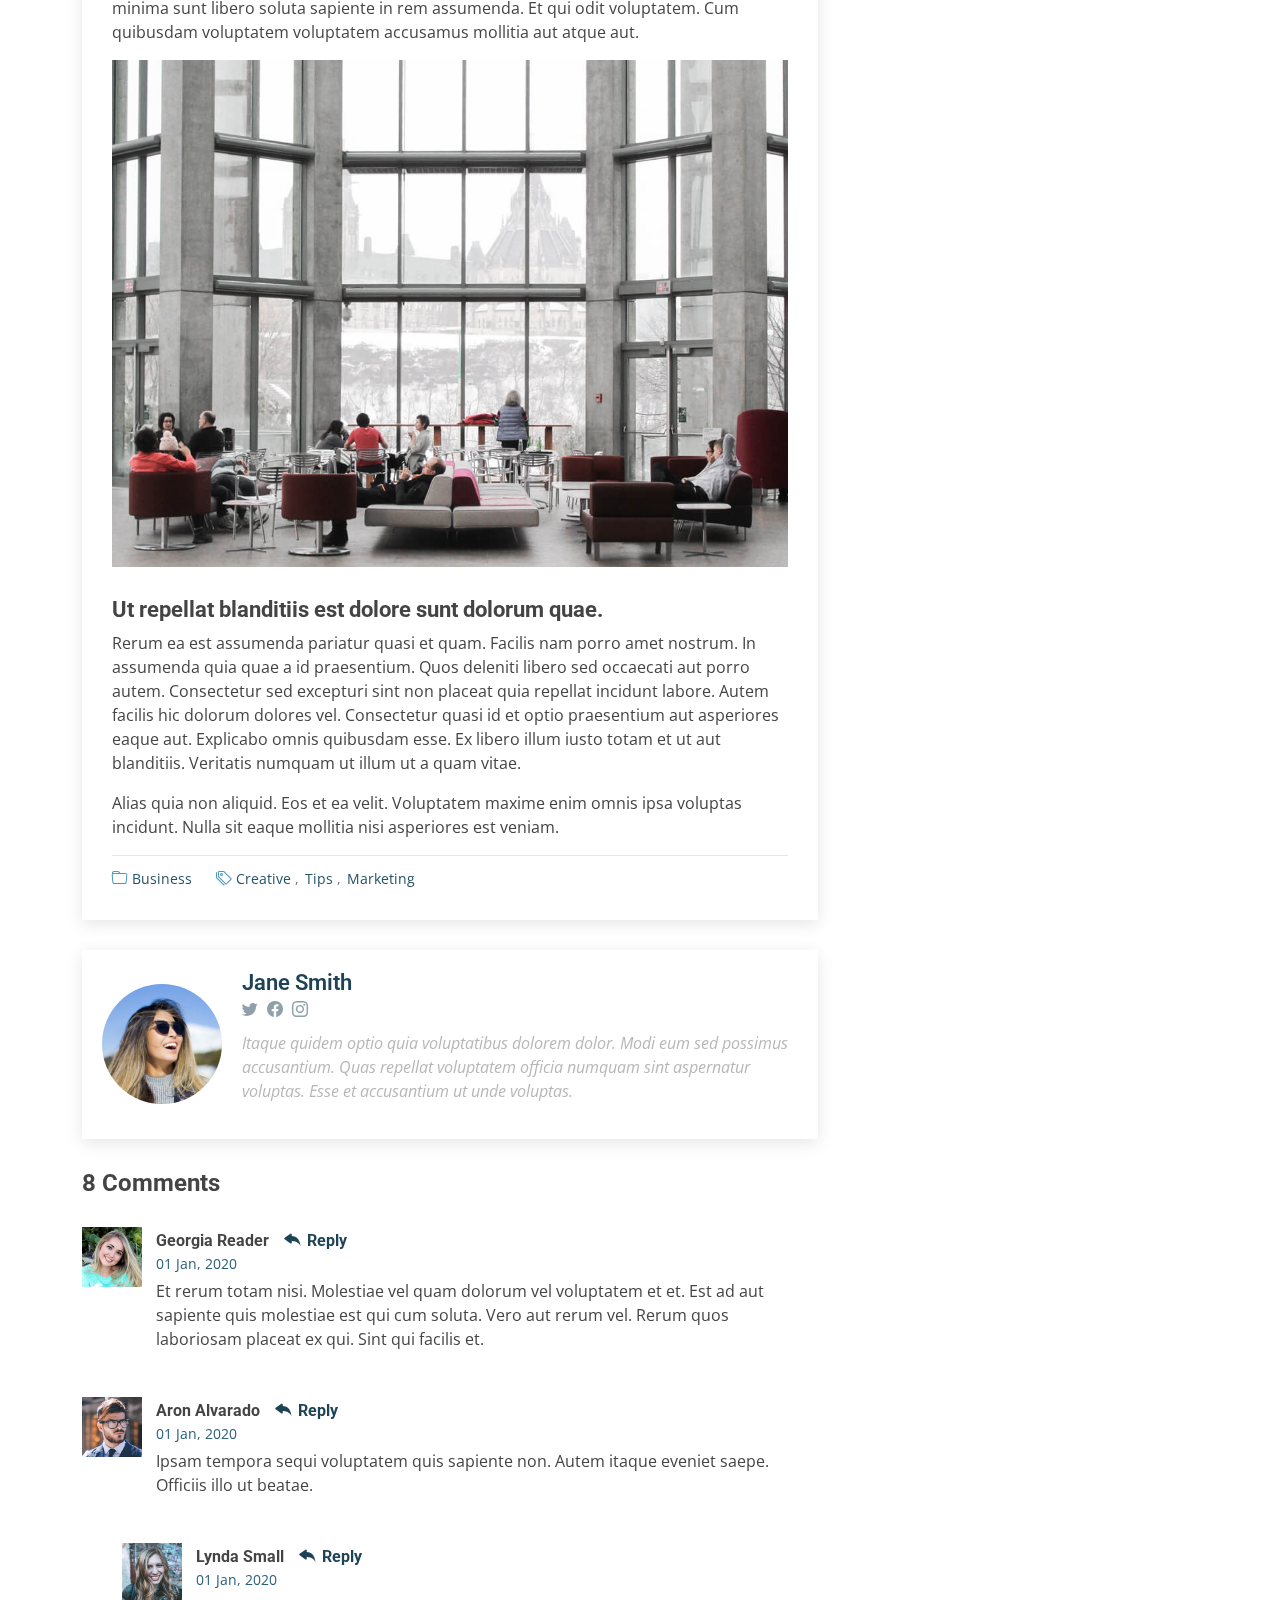
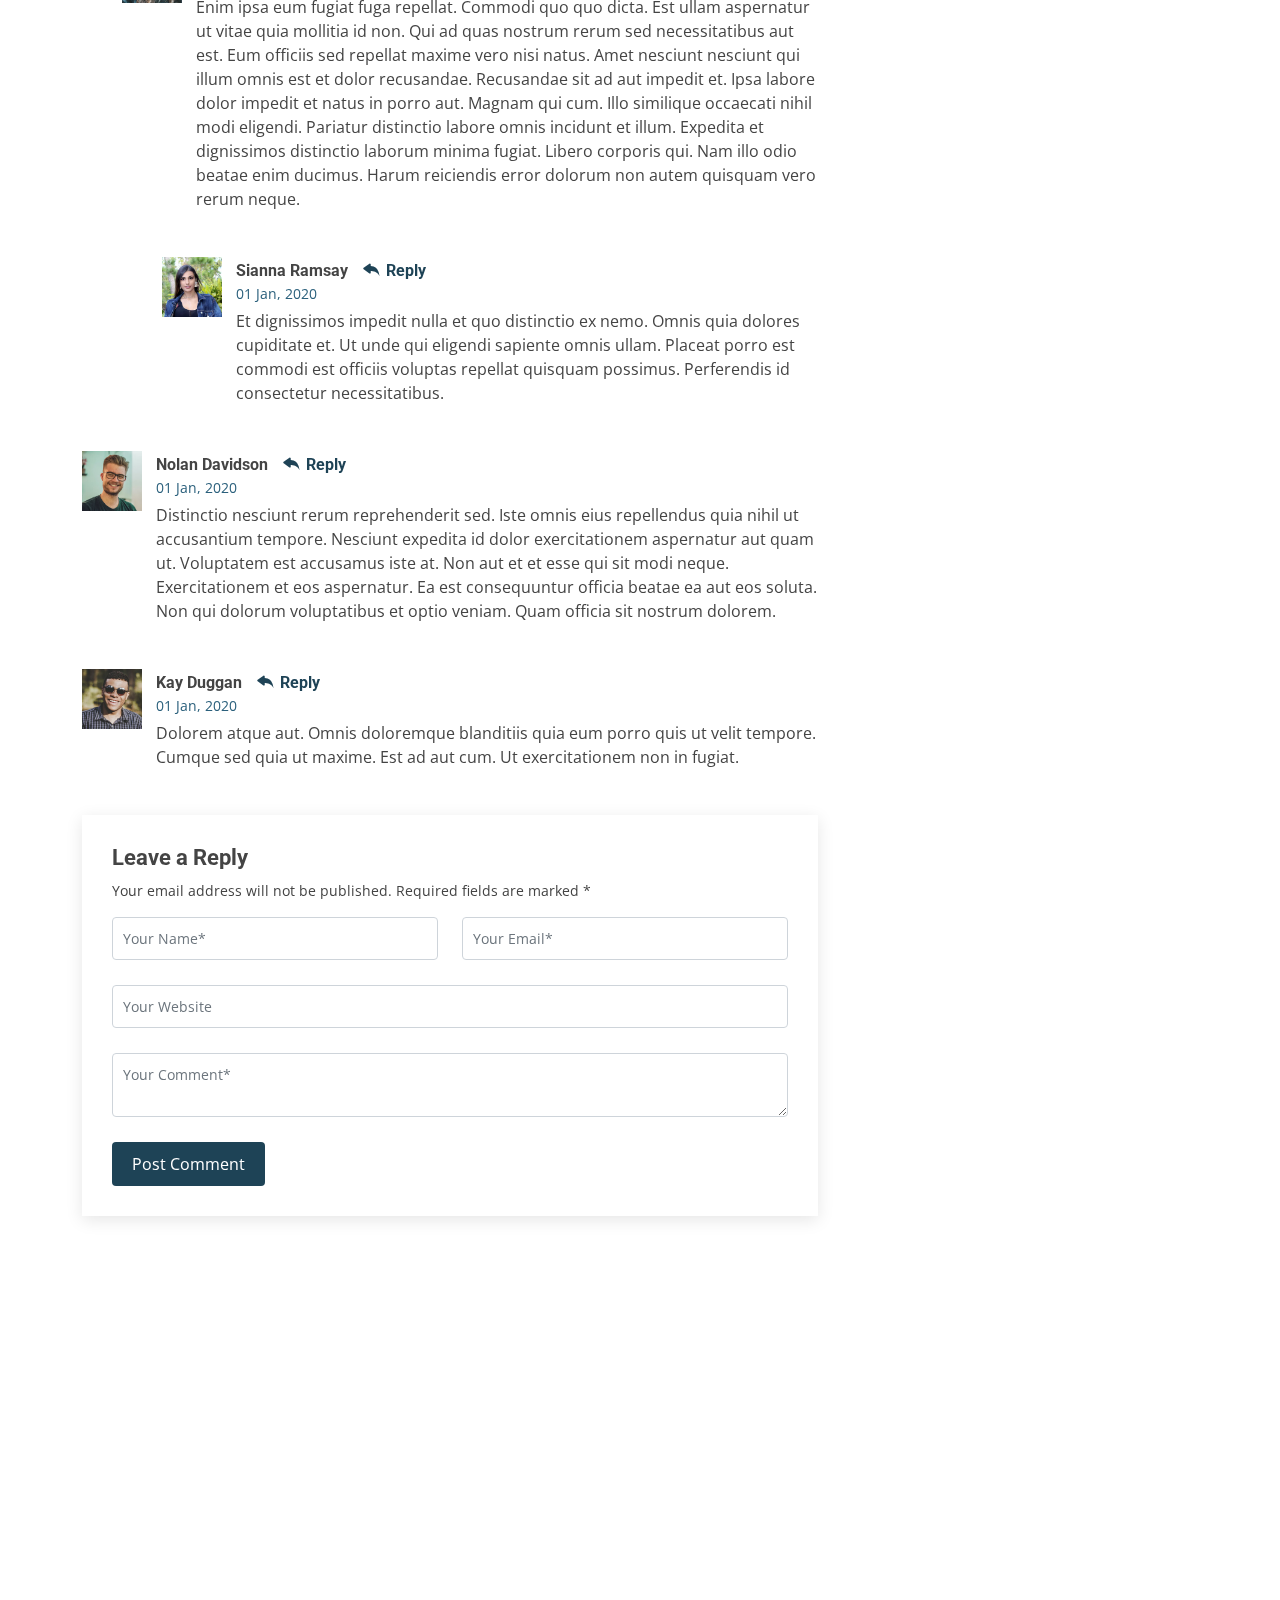
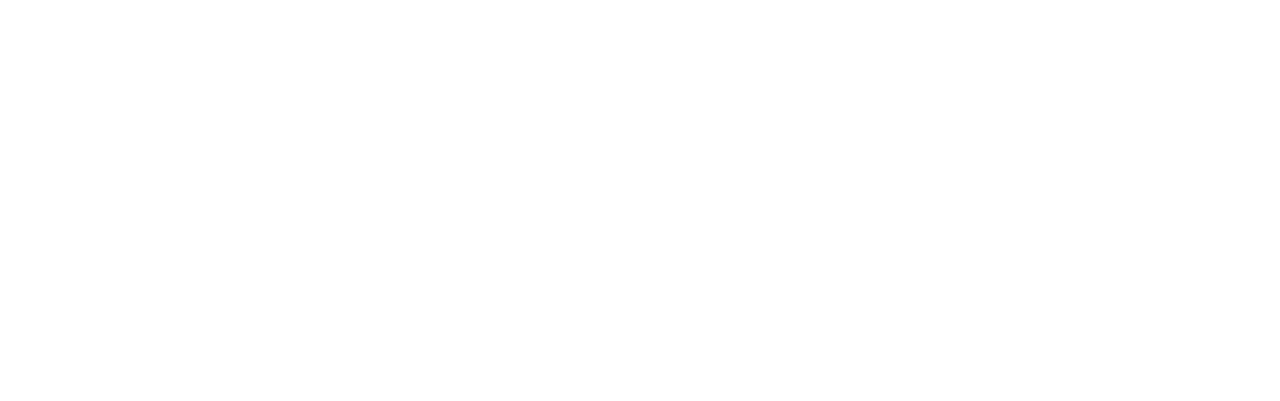
<file: blog-single.html>
<!DOCTYPE html>
<html lang="en">

<head>
  <meta charset="utf-8">
  <meta content="width=device-width, initial-scale=1.0" name="viewport">

  <title>Blog Single - Moderna Bootstrap Template</title>
  <meta content="" name="description">
  <meta content="" name="keywords">

  <!-- Favicons -->
  <link href="assets/img/favicon.png" rel="icon">
  <link href="assets/img/apple-touch-icon.png" rel="apple-touch-icon">

  <!-- Google Fonts -->
  <link href="https://fonts.googleapis.com/css?family=Open+Sans:300,300i,400,400i,600,600i,700,700i|Roboto:300,300i,400,400i,500,500i,700,700i&display=swap" rel="stylesheet">

  <!-- Vendor CSS Files -->
  <link href="assets/vendor/animate.css/animate.min.css" rel="stylesheet">
  <link href="assets/vendor/aos/aos.css" rel="stylesheet">
  <link href="assets/vendor/bootstrap/css/bootstrap.min.css" rel="stylesheet">
  <link href="assets/vendor/bootstrap-icons/bootstrap-icons.css" rel="stylesheet">
  <link href="assets/vendor/boxicons/css/boxicons.min.css" rel="stylesheet">
  <link href="assets/vendor/glightbox/css/glightbox.min.css" rel="stylesheet">
  <link href="assets/vendor/swiper/swiper-bundle.min.css" rel="stylesheet">

  <!-- Template Main CSS File -->
  <link href="assets/css/style.css" rel="stylesheet">

  <!-- =======================================================
  * Template Name: Moderna - v4.10.1
  * Template URL: https://bootstrapmade.com/free-bootstrap-template-corporate-moderna/
  * Author: BootstrapMade.com
  * License: https://bootstrapmade.com/license/
  ======================================================== -->
</head>

<body>

  <!-- ======= Header ======= -->
  <header id="header" class="fixed-top d-flex align-items-center ">
    <div class="container d-flex justify-content-between align-items-center">

      <div class="logo">
        <h1 class="text-light"><a href="index.html"><span>Moderna</span></a></h1>
        <!-- Uncomment below if you prefer to use an image logo -->
        <!-- <a href="index.html"><img src="assets/img/logo.png" alt="" class="img-fluid"></a>-->
      </div>

      <nav id="navbar" class="navbar">
        <ul>
          <li><a class="" href="index.html">Home</a></li>
          <li><a href="about.html">About</a></li>
          <li><a href="services.html">Services</a></li>
          <li><a href="portfolio.html">Portfolio</a></li>
          <li><a href="team.html">Team</a></li>
          <li><a class="active" href="blog.html">Blog</a></li>
          <li class="dropdown"><a href="#"><span>Drop Down</span> <i class="bi bi-chevron-down"></i></a>
            <ul>
              <li><a href="#">Drop Down 1</a></li>
              <li class="dropdown"><a href="#"><span>Deep Drop Down</span> <i class="bi bi-chevron-right"></i></a>
                <ul>
                  <li><a href="#">Deep Drop Down 1</a></li>
                  <li><a href="#">Deep Drop Down 2</a></li>
                  <li><a href="#">Deep Drop Down 3</a></li>
                  <li><a href="#">Deep Drop Down 4</a></li>
                  <li><a href="#">Deep Drop Down 5</a></li>
                </ul>
              </li>
              <li><a href="#">Drop Down 2</a></li>
              <li><a href="#">Drop Down 3</a></li>
              <li><a href="#">Drop Down 4</a></li>
            </ul>
          </li>
          <li><a href="contact.html">Contact Us</a></li>
        </ul>
        <i class="bi bi-list mobile-nav-toggle"></i>
      </nav><!-- .navbar -->

    </div>
  </header><!-- End Header -->

  <main id="main">

    <!-- ======= Blog Section ======= -->
    <section class="breadcrumbs">
      <div class="container">

        <div class="d-flex justify-content-between align-items-center">
          <h2>Blog</h2>

          <ol>
            <li><a href="index.html">Home</a></li>
            <li><a href="blog.html">Blog</a></li>
            <li>Dolorum optio tempore voluptas dignissimos cumque fuga qui quibusdam quia reiciendis</li>
          </ol>
        </div>

      </div>
    </section><!-- End Blog Section -->

    <!-- ======= Blog Single Section ======= -->
    <section id="blog" class="blog">
      <div class="container" data-aos="fade-up">

        <div class="row">

          <div class="col-lg-8 entries">

            <article class="entry entry-single">

              <div class="entry-img">
                <img src="assets/img/blog/blog-1.jpg" alt="" class="img-fluid">
              </div>

              <h2 class="entry-title">
                <a href="blog-single.html">Dolorum optio tempore voluptas dignissimos cumque fuga qui quibusdam quia</a>
              </h2>

              <div class="entry-meta">
                <ul>
                  <li class="d-flex align-items-center"><i class="bi bi-person"></i> <a href="blog-single.html">John Doe</a></li>
                  <li class="d-flex align-items-center"><i class="bi bi-clock"></i> <a href="blog-single.html"><time datetime="2020-01-01">Jan 1, 2020</time></a></li>
                  <li class="d-flex align-items-center"><i class="bi bi-chat-dots"></i> <a href="blog-single.html">12 Comments</a></li>
                </ul>
              </div>

              <div class="entry-content">
                <p>
                  Similique neque nam consequuntur ad non maxime aliquam quas. Quibusdam animi praesentium. Aliquam et laboriosam eius aut nostrum quidem aliquid dicta.
                  Et eveniet enim. Qui velit est ea dolorem doloremque deleniti aperiam unde soluta. Est cum et quod quos aut ut et sit sunt. Voluptate porro consequatur assumenda perferendis dolore.
                </p>

                <p>
                  Sit repellat hic cupiditate hic ut nemo. Quis nihil sunt non reiciendis. Sequi in accusamus harum vel aspernatur. Excepturi numquam nihil cumque odio. Et voluptate cupiditate.
                </p>

                <blockquote>
                  <p>
                    Et vero doloremque tempore voluptatem ratione vel aut. Deleniti sunt animi aut. Aut eos aliquam doloribus minus autem quos.
                  </p>
                </blockquote>

                <p>
                  Sed quo laboriosam qui architecto. Occaecati repellendus omnis dicta inventore tempore provident voluptas mollitia aliquid. Id repellendus quia. Asperiores nihil magni dicta est suscipit perspiciatis. Voluptate ex rerum assumenda dolores nihil quaerat.
                  Dolor porro tempora et quibusdam voluptas. Beatae aut at ad qui tempore corrupti velit quisquam rerum. Omnis dolorum exercitationem harum qui qui blanditiis neque.
                  Iusto autem itaque. Repudiandae hic quae aspernatur ea neque qui. Architecto voluptatem magni. Vel magnam quod et tempora deleniti error rerum nihil tempora.
                </p>

                <h3>Et quae iure vel ut odit alias.</h3>
                <p>
                  Officiis animi maxime nulla quo et harum eum quis a. Sit hic in qui quos fugit ut rerum atque. Optio provident dolores atque voluptatem rem excepturi molestiae qui. Voluptatem laborum omnis ullam quibusdam perspiciatis nulla nostrum. Voluptatum est libero eum nesciunt aliquid qui.
                  Quia et suscipit non sequi. Maxime sed odit. Beatae nesciunt nesciunt accusamus quia aut ratione aspernatur dolor. Sint harum eveniet dicta exercitationem minima. Exercitationem omnis asperiores natus aperiam dolor consequatur id ex sed. Quibusdam rerum dolores sint consequatur quidem ea.
                  Beatae minima sunt libero soluta sapiente in rem assumenda. Et qui odit voluptatem. Cum quibusdam voluptatem voluptatem accusamus mollitia aut atque aut.
                </p>
                <img src="assets/img/blog/blog-inside-post.jpg" class="img-fluid" alt="">

                <h3>Ut repellat blanditiis est dolore sunt dolorum quae.</h3>
                <p>
                  Rerum ea est assumenda pariatur quasi et quam. Facilis nam porro amet nostrum. In assumenda quia quae a id praesentium. Quos deleniti libero sed occaecati aut porro autem. Consectetur sed excepturi sint non placeat quia repellat incidunt labore. Autem facilis hic dolorum dolores vel.
                  Consectetur quasi id et optio praesentium aut asperiores eaque aut. Explicabo omnis quibusdam esse. Ex libero illum iusto totam et ut aut blanditiis. Veritatis numquam ut illum ut a quam vitae.
                </p>
                <p>
                  Alias quia non aliquid. Eos et ea velit. Voluptatem maxime enim omnis ipsa voluptas incidunt. Nulla sit eaque mollitia nisi asperiores est veniam.
                </p>

              </div>

              <div class="entry-footer">
                <i class="bi bi-folder"></i>
                <ul class="cats">
                  <li><a href="#">Business</a></li>
                </ul>

                <i class="bi bi-tags"></i>
                <ul class="tags">
                  <li><a href="#">Creative</a></li>
                  <li><a href="#">Tips</a></li>
                  <li><a href="#">Marketing</a></li>
                </ul>
              </div>

            </article><!-- End blog entry -->

            <div class="blog-author d-flex align-items-center">
              <img src="assets/img/blog/blog-author.jpg" class="rounded-circle float-left" alt="">
              <div>
                <h4>Jane Smith</h4>
                <div class="social-links">
                  <a href="https://twitters.com/#"><i class="bi bi-twitter"></i></a>
                  <a href="https://facebook.com/#"><i class="bi bi-facebook"></i></a>
                  <a href="https://instagram.com/#"><i class="biu bi-instagram"></i></a>
                </div>
                <p>
                  Itaque quidem optio quia voluptatibus dolorem dolor. Modi eum sed possimus accusantium. Quas repellat voluptatem officia numquam sint aspernatur voluptas. Esse et accusantium ut unde voluptas.
                </p>
              </div>
            </div><!-- End blog author bio -->

            <div class="blog-comments">

              <h4 class="comments-count">8 Comments</h4>

              <div id="comment-1" class="comment">
                <div class="d-flex">
                  <div class="comment-img"><img src="assets/img/blog/comments-1.jpg" alt=""></div>
                  <div>
                    <h5><a href="">Georgia Reader</a> <a href="#" class="reply"><i class="bi bi-reply-fill"></i> Reply</a></h5>
                    <time datetime="2020-01-01">01 Jan, 2020</time>
                    <p>
                      Et rerum totam nisi. Molestiae vel quam dolorum vel voluptatem et et. Est ad aut sapiente quis molestiae est qui cum soluta.
                      Vero aut rerum vel. Rerum quos laboriosam placeat ex qui. Sint qui facilis et.
                    </p>
                  </div>
                </div>
              </div><!-- End comment #1 -->

              <div id="comment-2" class="comment">
                <div class="d-flex">
                  <div class="comment-img"><img src="assets/img/blog/comments-2.jpg" alt=""></div>
                  <div>
                    <h5><a href="">Aron Alvarado</a> <a href="#" class="reply"><i class="bi bi-reply-fill"></i> Reply</a></h5>
                    <time datetime="2020-01-01">01 Jan, 2020</time>
                    <p>
                      Ipsam tempora sequi voluptatem quis sapiente non. Autem itaque eveniet saepe. Officiis illo ut beatae.
                    </p>
                  </div>
                </div>

                <div id="comment-reply-1" class="comment comment-reply">
                  <div class="d-flex">
                    <div class="comment-img"><img src="assets/img/blog/comments-3.jpg" alt=""></div>
                    <div>
                      <h5><a href="">Lynda Small</a> <a href="#" class="reply"><i class="bi bi-reply-fill"></i> Reply</a></h5>
                      <time datetime="2020-01-01">01 Jan, 2020</time>
                      <p>
                        Enim ipsa eum fugiat fuga repellat. Commodi quo quo dicta. Est ullam aspernatur ut vitae quia mollitia id non. Qui ad quas nostrum rerum sed necessitatibus aut est. Eum officiis sed repellat maxime vero nisi natus. Amet nesciunt nesciunt qui illum omnis est et dolor recusandae.

                        Recusandae sit ad aut impedit et. Ipsa labore dolor impedit et natus in porro aut. Magnam qui cum. Illo similique occaecati nihil modi eligendi. Pariatur distinctio labore omnis incidunt et illum. Expedita et dignissimos distinctio laborum minima fugiat.

                        Libero corporis qui. Nam illo odio beatae enim ducimus. Harum reiciendis error dolorum non autem quisquam vero rerum neque.
                      </p>
                    </div>
                  </div>

                  <div id="comment-reply-2" class="comment comment-reply">
                    <div class="d-flex">
                      <div class="comment-img"><img src="assets/img/blog/comments-4.jpg" alt=""></div>
                      <div>
                        <h5><a href="">Sianna Ramsay</a> <a href="#" class="reply"><i class="bi bi-reply-fill"></i> Reply</a></h5>
                        <time datetime="2020-01-01">01 Jan, 2020</time>
                        <p>
                          Et dignissimos impedit nulla et quo distinctio ex nemo. Omnis quia dolores cupiditate et. Ut unde qui eligendi sapiente omnis ullam. Placeat porro est commodi est officiis voluptas repellat quisquam possimus. Perferendis id consectetur necessitatibus.
                        </p>
                      </div>
                    </div>

                  </div><!-- End comment reply #2-->

                </div><!-- End comment reply #1-->

              </div><!-- End comment #2-->

              <div id="comment-3" class="comment">
                <div class="d-flex">
                  <div class="comment-img"><img src="assets/img/blog/comments-5.jpg" alt=""></div>
                  <div>
                    <h5><a href="">Nolan Davidson</a> <a href="#" class="reply"><i class="bi bi-reply-fill"></i> Reply</a></h5>
                    <time datetime="2020-01-01">01 Jan, 2020</time>
                    <p>
                      Distinctio nesciunt rerum reprehenderit sed. Iste omnis eius repellendus quia nihil ut accusantium tempore. Nesciunt expedita id dolor exercitationem aspernatur aut quam ut. Voluptatem est accusamus iste at.
                      Non aut et et esse qui sit modi neque. Exercitationem et eos aspernatur. Ea est consequuntur officia beatae ea aut eos soluta. Non qui dolorum voluptatibus et optio veniam. Quam officia sit nostrum dolorem.
                    </p>
                  </div>
                </div>

              </div><!-- End comment #3 -->

              <div id="comment-4" class="comment">
                <div class="d-flex">
                  <div class="comment-img"><img src="assets/img/blog/comments-6.jpg" alt=""></div>
                  <div>
                    <h5><a href="">Kay Duggan</a> <a href="#" class="reply"><i class="bi bi-reply-fill"></i> Reply</a></h5>
                    <time datetime="2020-01-01">01 Jan, 2020</time>
                    <p>
                      Dolorem atque aut. Omnis doloremque blanditiis quia eum porro quis ut velit tempore. Cumque sed quia ut maxime. Est ad aut cum. Ut exercitationem non in fugiat.
                    </p>
                  </div>
                </div>

              </div><!-- End comment #4 -->

              <div class="reply-form">
                <h4>Leave a Reply</h4>
                <p>Your email address will not be published. Required fields are marked * </p>
                <form action="">
                  <div class="row">
                    <div class="col-md-6 form-group">
                      <input name="name" type="text" class="form-control" placeholder="Your Name*">
                    </div>
                    <div class="col-md-6 form-group">
                      <input name="email" type="text" class="form-control" placeholder="Your Email*">
                    </div>
                  </div>
                  <div class="row">
                    <div class="col form-group">
                      <input name="website" type="text" class="form-control" placeholder="Your Website">
                    </div>
                  </div>
                  <div class="row">
                    <div class="col form-group">
                      <textarea name="comment" class="form-control" placeholder="Your Comment*"></textarea>
                    </div>
                  </div>
                  <button type="submit" class="btn btn-primary">Post Comment</button>

                </form>

              </div>

            </div><!-- End blog comments -->

          </div><!-- End blog entries list -->

          <div class="col-lg-4">

            <div class="sidebar">

              <h3 class="sidebar-title">Search</h3>
              <div class="sidebar-item search-form">
                <form action="">
                  <input type="text">
                  <button type="submit"><i class="bi bi-search"></i></button>
                </form>
              </div><!-- End sidebar search formn-->

              <h3 class="sidebar-title">Categories</h3>
              <div class="sidebar-item categories">
                <ul>
                  <li><a href="#">General <span>(25)</span></a></li>
                  <li><a href="#">Lifestyle <span>(12)</span></a></li>
                  <li><a href="#">Travel <span>(5)</span></a></li>
                  <li><a href="#">Design <span>(22)</span></a></li>
                  <li><a href="#">Creative <span>(8)</span></a></li>
                  <li><a href="#">Educaion <span>(14)</span></a></li>
                </ul>
              </div><!-- End sidebar categories-->

              <h3 class="sidebar-title">Recent Posts</h3>
              <div class="sidebar-item recent-posts">
                <div class="post-item clearfix">
                  <img src="assets/img/blog/blog-recent-1.jpg" alt="">
                  <h4><a href="blog-single.html">Nihil blanditiis at in nihil autem</a></h4>
                  <time datetime="2020-01-01">Jan 1, 2020</time>
                </div>

                <div class="post-item clearfix">
                  <img src="assets/img/blog/blog-recent-2.jpg" alt="">
                  <h4><a href="blog-single.html">Quidem autem et impedit</a></h4>
                  <time datetime="2020-01-01">Jan 1, 2020</time>
                </div>

                <div class="post-item clearfix">
                  <img src="assets/img/blog/blog-recent-3.jpg" alt="">
                  <h4><a href="blog-single.html">Id quia et et ut maxime similique occaecati ut</a></h4>
                  <time datetime="2020-01-01">Jan 1, 2020</time>
                </div>

                <div class="post-item clearfix">
                  <img src="assets/img/blog/blog-recent-4.jpg" alt="">
                  <h4><a href="blog-single.html">Laborum corporis quo dara net para</a></h4>
                  <time datetime="2020-01-01">Jan 1, 2020</time>
                </div>

                <div class="post-item clearfix">
                  <img src="assets/img/blog/blog-recent-5.jpg" alt="">
                  <h4><a href="blog-single.html">Et dolores corrupti quae illo quod dolor</a></h4>
                  <time datetime="2020-01-01">Jan 1, 2020</time>
                </div>

              </div><!-- End sidebar recent posts-->

              <h3 class="sidebar-title">Tags</h3>
              <div class="sidebar-item tags">
                <ul>
                  <li><a href="#">App</a></li>
                  <li><a href="#">IT</a></li>
                  <li><a href="#">Business</a></li>
                  <li><a href="#">Mac</a></li>
                  <li><a href="#">Design</a></li>
                  <li><a href="#">Office</a></li>
                  <li><a href="#">Creative</a></li>
                  <li><a href="#">Studio</a></li>
                  <li><a href="#">Smart</a></li>
                  <li><a href="#">Tips</a></li>
                  <li><a href="#">Marketing</a></li>
                </ul>
              </div><!-- End sidebar tags-->

            </div><!-- End sidebar -->

          </div><!-- End blog sidebar -->

        </div>

      </div>
    </section><!-- End Blog Single Section -->

  </main><!-- End #main -->

  <!-- ======= Footer ======= -->
  <footer id="footer" data-aos="fade-up" data-aos-easing="ease-in-out" data-aos-duration="500">

    <div class="footer-newsletter">
      <div class="container">
        <div class="row">
          <div class="col-lg-6">
            <h4>Our Newsletter</h4>
            <p>Tamen quem nulla quae legam multos aute sint culpa legam noster magna</p>
          </div>
          <div class="col-lg-6">
            <form action="" method="post">
              <input type="email" name="email"><input type="submit" value="Subscribe">
            </form>
          </div>
        </div>
      </div>
    </div>

    <div class="footer-top">
      <div class="container">
        <div class="row">

          <div class="col-lg-3 col-md-6 footer-links">
            <h4>Useful Links</h4>
            <ul>
              <li><i class="bx bx-chevron-right"></i> <a href="#">Home</a></li>
              <li><i class="bx bx-chevron-right"></i> <a href="#">About us</a></li>
              <li><i class="bx bx-chevron-right"></i> <a href="#">Services</a></li>
              <li><i class="bx bx-chevron-right"></i> <a href="#">Terms of service</a></li>
              <li><i class="bx bx-chevron-right"></i> <a href="#">Privacy policy</a></li>
            </ul>
          </div>

          <div class="col-lg-3 col-md-6 footer-links">
            <h4>Our Services</h4>
            <ul>
              <li><i class="bx bx-chevron-right"></i> <a href="#">Web Design</a></li>
              <li><i class="bx bx-chevron-right"></i> <a href="#">Web Development</a></li>
              <li><i class="bx bx-chevron-right"></i> <a href="#">Product Management</a></li>
              <li><i class="bx bx-chevron-right"></i> <a href="#">Marketing</a></li>
              <li><i class="bx bx-chevron-right"></i> <a href="#">Graphic Design</a></li>
            </ul>
          </div>

          <div class="col-lg-3 col-md-6 footer-contact">
            <h4>Contact Us</h4>
            <p>
              A108 Adam Street <br>
              New York, NY 535022<br>
              United States <br><br>
              <strong>Phone:</strong> +1 5589 55488 55<br>
              <strong>Email:</strong> info@example.com<br>
            </p>

          </div>

          <div class="col-lg-3 col-md-6 footer-info">
            <h3>About Moderna</h3>
            <p>Cras fermentum odio eu feugiat lide par naso tierra. Justo eget nada terra videa magna derita valies darta donna mare fermentum iaculis eu non diam phasellus.</p>
            <div class="social-links mt-3">
              <a href="#" class="twitter"><i class="bx bxl-twitter"></i></a>
              <a href="#" class="facebook"><i class="bx bxl-facebook"></i></a>
              <a href="#" class="instagram"><i class="bx bxl-instagram"></i></a>
              <a href="#" class="linkedin"><i class="bx bxl-linkedin"></i></a>
            </div>
          </div>

        </div>
      </div>
    </div>

    <div class="container">
      <div class="copyright">
        &copy; Copyright <strong><span>Moderna</span></strong>. All Rights Reserved
      </div>
      <div class="credits">
        <!-- All the links in the footer should remain intact. -->
        <!-- You can delete the links only if you purchased the pro version. -->
        <!-- Licensing information: https://bootstrapmade.com/license/ -->
        <!-- Purchase the pro version with working PHP/AJAX contact form: https://bootstrapmade.com/free-bootstrap-template-corporate-moderna/ -->
        Designed by <a href="https://bootstrapmade.com/">BootstrapMade</a>
      </div>
    </div>
  </footer><!-- End Footer -->

  <a href="#" class="back-to-top d-flex align-items-center justify-content-center"><i class="bi bi-arrow-up-short"></i></a>

  <!-- Vendor JS Files -->
  <script src="assets/vendor/purecounter/purecounter_vanilla.js"></script>
  <script src="assets/vendor/aos/aos.js"></script>
  <script src="assets/vendor/bootstrap/js/bootstrap.bundle.min.js"></script>
  <script src="assets/vendor/glightbox/js/glightbox.min.js"></script>
  <script src="assets/vendor/isotope-layout/isotope.pkgd.min.js"></script>
  <script src="assets/vendor/swiper/swiper-bundle.min.js"></script>
  <script src="assets/vendor/waypoints/noframework.waypoints.js"></script>
  <script src="assets/vendor/php-email-form/validate.js"></script>

  <!-- Template Main JS File -->
  <script src="assets/js/main.js"></script>

</body>

</html>
</file>
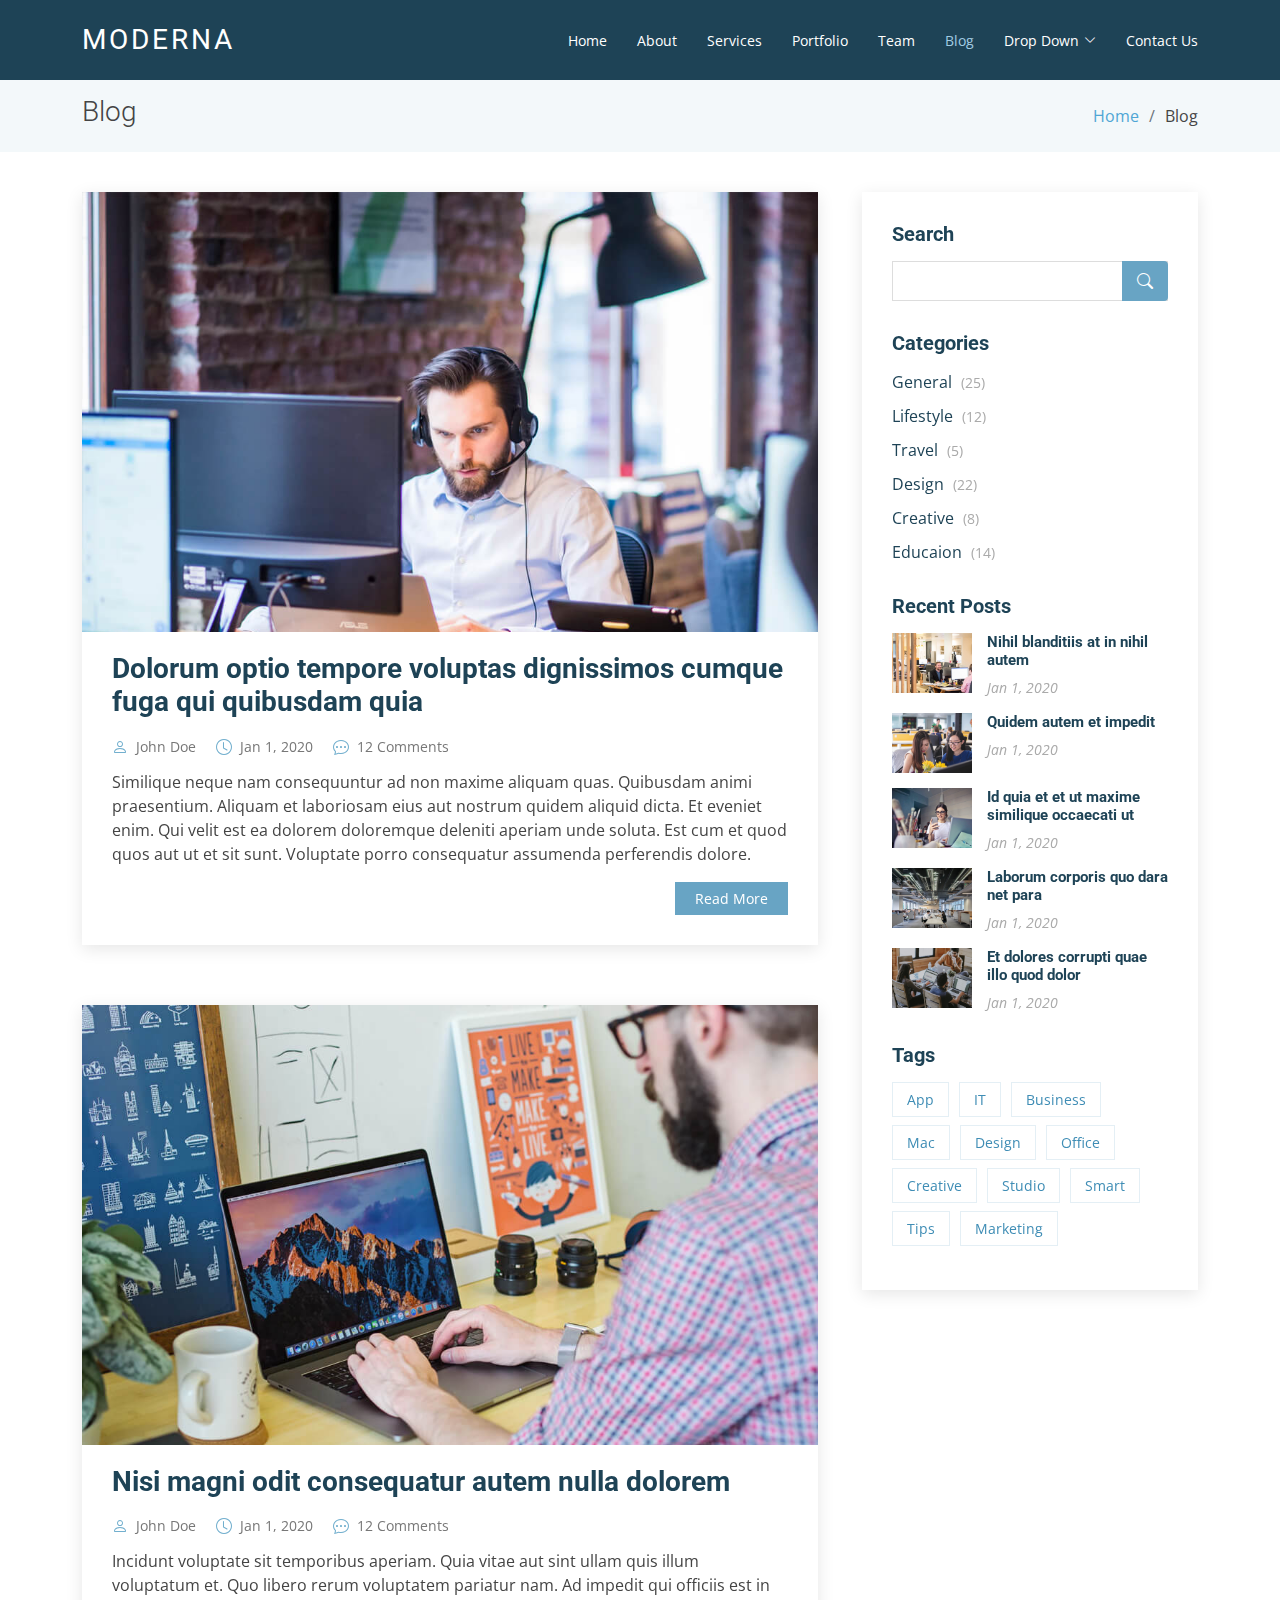
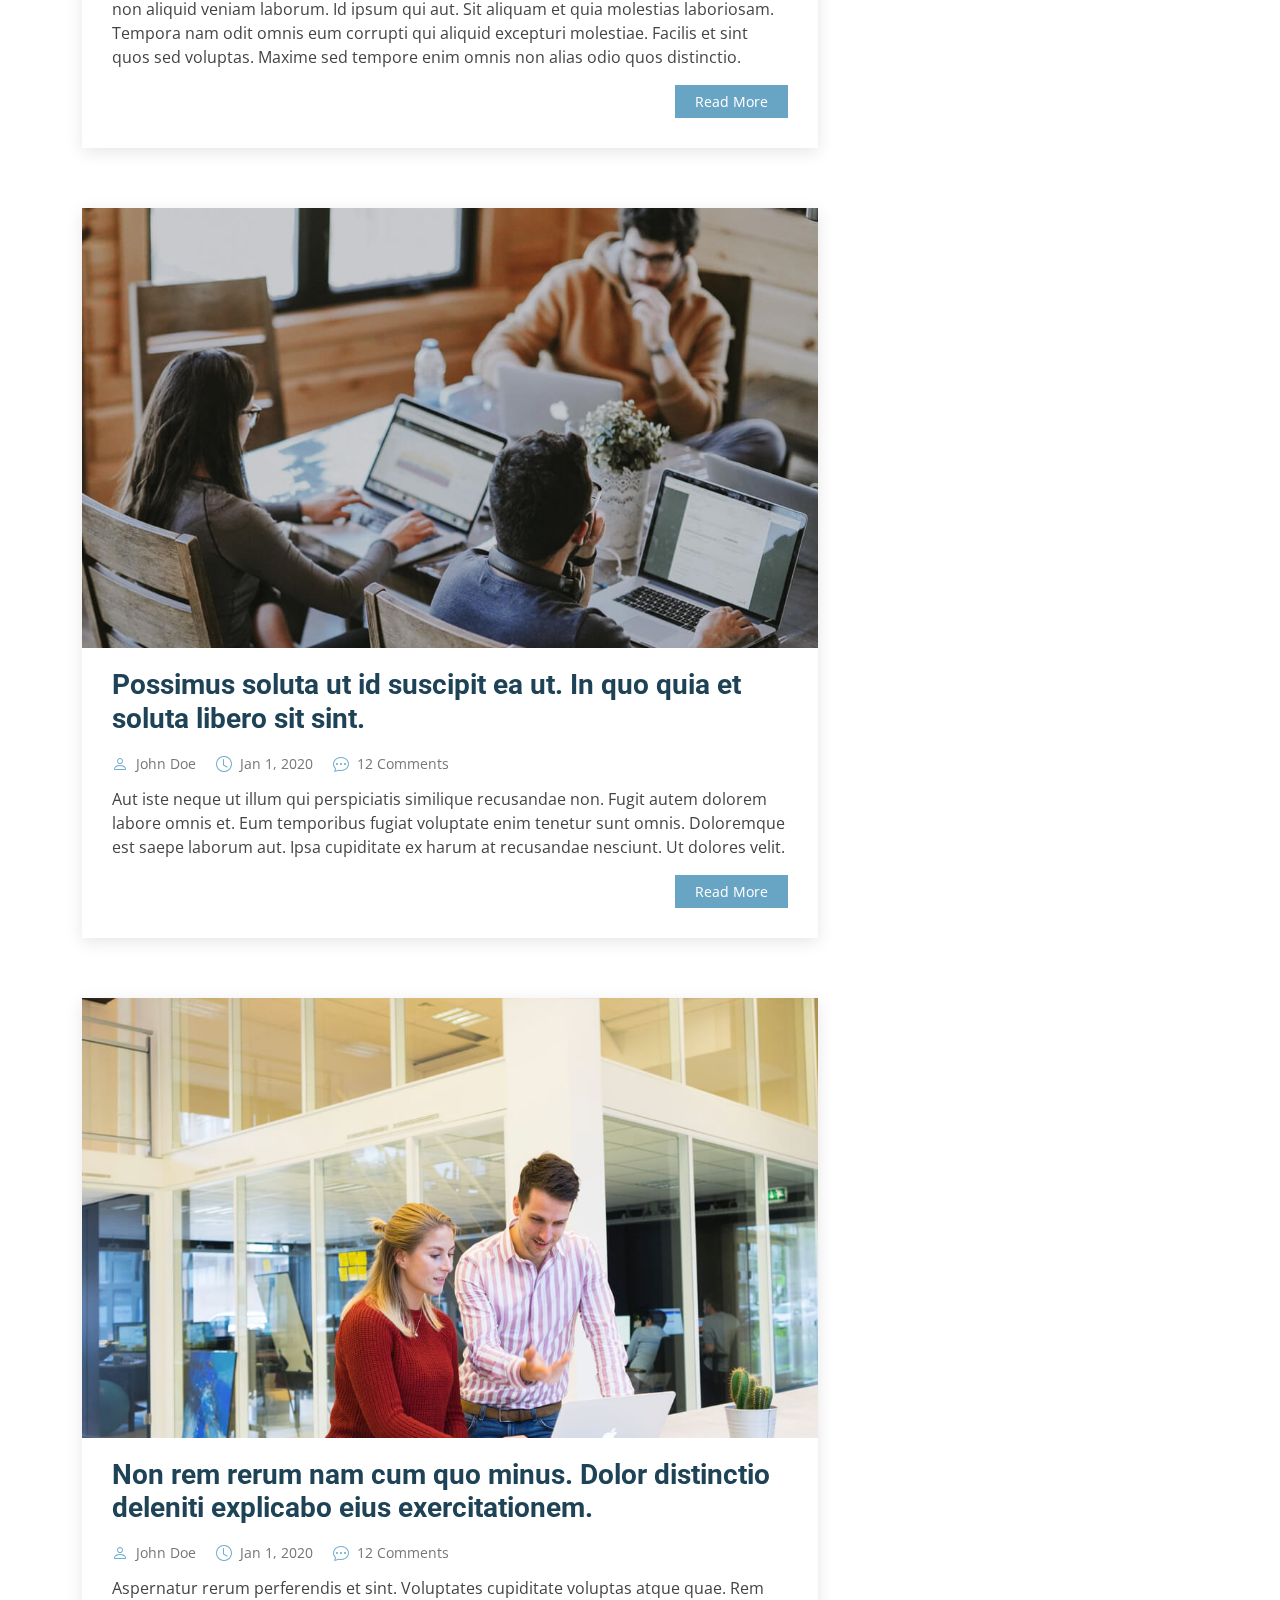
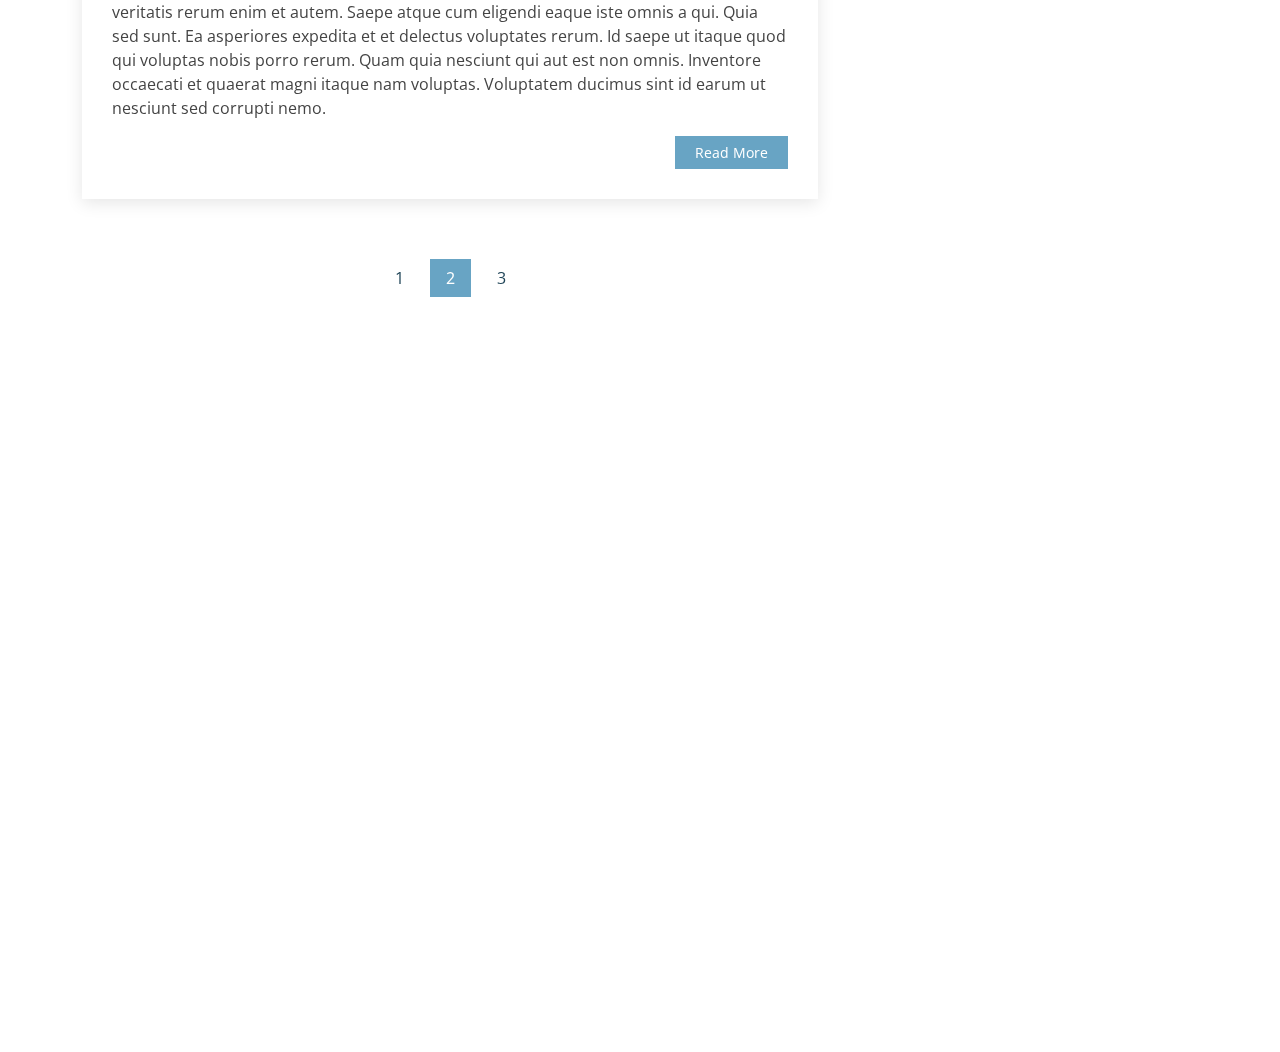
<file: blog.html>
<!DOCTYPE html>
<html lang="en">

<head>
  <meta charset="utf-8">
  <meta content="width=device-width, initial-scale=1.0" name="viewport">

  <title>Blog - Moderna Bootstrap Template</title>
  <meta content="" name="description">
  <meta content="" name="keywords">

  <!-- Favicons -->
  <link href="assets/img/favicon.png" rel="icon">
  <link href="assets/img/apple-touch-icon.png" rel="apple-touch-icon">

  <!-- Google Fonts -->
  <link href="https://fonts.googleapis.com/css?family=Open+Sans:300,300i,400,400i,600,600i,700,700i|Roboto:300,300i,400,400i,500,500i,700,700i&display=swap" rel="stylesheet">

  <!-- Vendor CSS Files -->
  <link href="assets/vendor/animate.css/animate.min.css" rel="stylesheet">
  <link href="assets/vendor/aos/aos.css" rel="stylesheet">
  <link href="assets/vendor/bootstrap/css/bootstrap.min.css" rel="stylesheet">
  <link href="assets/vendor/bootstrap-icons/bootstrap-icons.css" rel="stylesheet">
  <link href="assets/vendor/boxicons/css/boxicons.min.css" rel="stylesheet">
  <link href="assets/vendor/glightbox/css/glightbox.min.css" rel="stylesheet">
  <link href="assets/vendor/swiper/swiper-bundle.min.css" rel="stylesheet">

  <!-- Template Main CSS File -->
  <link href="assets/css/style.css" rel="stylesheet">

  <!-- =======================================================
  * Template Name: Moderna - v4.10.1
  * Template URL: https://bootstrapmade.com/free-bootstrap-template-corporate-moderna/
  * Author: BootstrapMade.com
  * License: https://bootstrapmade.com/license/
  ======================================================== -->
</head>

<body>

  <!-- ======= Header ======= -->
  <header id="header" class="fixed-top d-flex align-items-center ">
    <div class="container d-flex justify-content-between align-items-center">

      <div class="logo">
        <h1 class="text-light"><a href="index.html"><span>Moderna</span></a></h1>
        <!-- Uncomment below if you prefer to use an image logo -->
        <!-- <a href="index.html"><img src="assets/img/logo.png" alt="" class="img-fluid"></a>-->
      </div>

      <nav id="navbar" class="navbar">
        <ul>
          <li><a class="" href="index.html">Home</a></li>
          <li><a href="about.html">About</a></li>
          <li><a href="services.html">Services</a></li>
          <li><a href="portfolio.html">Portfolio</a></li>
          <li><a href="team.html">Team</a></li>
          <li><a class="active" href="blog.html">Blog</a></li>
          <li class="dropdown"><a href="#"><span>Drop Down</span> <i class="bi bi-chevron-down"></i></a>
            <ul>
              <li><a href="#">Drop Down 1</a></li>
              <li class="dropdown"><a href="#"><span>Deep Drop Down</span> <i class="bi bi-chevron-right"></i></a>
                <ul>
                  <li><a href="#">Deep Drop Down 1</a></li>
                  <li><a href="#">Deep Drop Down 2</a></li>
                  <li><a href="#">Deep Drop Down 3</a></li>
                  <li><a href="#">Deep Drop Down 4</a></li>
                  <li><a href="#">Deep Drop Down 5</a></li>
                </ul>
              </li>
              <li><a href="#">Drop Down 2</a></li>
              <li><a href="#">Drop Down 3</a></li>
              <li><a href="#">Drop Down 4</a></li>
            </ul>
          </li>
          <li><a href="contact.html">Contact Us</a></li>
        </ul>
        <i class="bi bi-list mobile-nav-toggle"></i>
      </nav><!-- .navbar -->

    </div>
  </header><!-- End Header -->

  <main id="main">

    <!-- ======= Blog Section ======= -->
    <section class="breadcrumbs">
      <div class="container">

        <div class="d-flex justify-content-between align-items-center">
          <h2>Blog</h2>

          <ol>
            <li><a href="index.html">Home</a></li>
            <li>Blog</li>
          </ol>
        </div>

      </div>
    </section><!-- End Blog Section -->

    <!-- ======= Blog Section ======= -->
    <section id="blog" class="blog">
      <div class="container" data-aos="fade-up">

        <div class="row">

          <div class="col-lg-8 entries">

            <article class="entry">

              <div class="entry-img">
                <img src="assets/img/blog/blog-1.jpg" alt="" class="img-fluid">
              </div>

              <h2 class="entry-title">
                <a href="blog-single.html">Dolorum optio tempore voluptas dignissimos cumque fuga qui quibusdam quia</a>
              </h2>

              <div class="entry-meta">
                <ul>
                  <li class="d-flex align-items-center"><i class="bi bi-person"></i> <a href="blog-single.html">John Doe</a></li>
                  <li class="d-flex align-items-center"><i class="bi bi-clock"></i> <a href="blog-single.html"><time datetime="2020-01-01">Jan 1, 2020</time></a></li>
                  <li class="d-flex align-items-center"><i class="bi bi-chat-dots"></i> <a href="blog-single.html">12 Comments</a></li>
                </ul>
              </div>

              <div class="entry-content">
                <p>
                  Similique neque nam consequuntur ad non maxime aliquam quas. Quibusdam animi praesentium. Aliquam et laboriosam eius aut nostrum quidem aliquid dicta.
                  Et eveniet enim. Qui velit est ea dolorem doloremque deleniti aperiam unde soluta. Est cum et quod quos aut ut et sit sunt. Voluptate porro consequatur assumenda perferendis dolore.
                </p>
                <div class="read-more">
                  <a href="blog-single.html">Read More</a>
                </div>
              </div>

            </article><!-- End blog entry -->

            <article class="entry">

              <div class="entry-img">
                <img src="assets/img/blog/blog-2.jpg" alt="" class="img-fluid">
              </div>

              <h2 class="entry-title">
                <a href="blog-single.html">Nisi magni odit consequatur autem nulla dolorem</a>
              </h2>

              <div class="entry-meta">
                <ul>
                  <li class="d-flex align-items-center"><i class="bi bi-person"></i> <a href="blog-single.html">John Doe</a></li>
                  <li class="d-flex align-items-center"><i class="bi bi-clock"></i> <a href="blog-single.html"><time datetime="2020-01-01">Jan 1, 2020</time></a></li>
                  <li class="d-flex align-items-center"><i class="bi bi-chat-dots"></i> <a href="blog-single.html">12 Comments</a></li>
                </ul>
              </div>

              <div class="entry-content">
                <p>
                  Incidunt voluptate sit temporibus aperiam. Quia vitae aut sint ullam quis illum voluptatum et. Quo libero rerum voluptatem pariatur nam.
                  Ad impedit qui officiis est in non aliquid veniam laborum. Id ipsum qui aut. Sit aliquam et quia molestias laboriosam. Tempora nam odit omnis eum corrupti qui aliquid excepturi molestiae. Facilis et sint quos sed voluptas. Maxime sed tempore enim omnis non alias odio quos distinctio.
                </p>
                <div class="read-more">
                  <a href="blog-single.html">Read More</a>
                </div>
              </div>

            </article><!-- End blog entry -->

            <article class="entry">

              <div class="entry-img">
                <img src="assets/img/blog/blog-3.jpg" alt="" class="img-fluid">
              </div>

              <h2 class="entry-title">
                <a href="blog-single.html">Possimus soluta ut id suscipit ea ut. In quo quia et soluta libero sit sint.</a>
              </h2>

              <div class="entry-meta">
                <ul>
                  <li class="d-flex align-items-center"><i class="bi bi-person"></i> <a href="blog-single.html">John Doe</a></li>
                  <li class="d-flex align-items-center"><i class="bi bi-clock"></i> <a href="blog-single.html"><time datetime="2020-01-01">Jan 1, 2020</time></a></li>
                  <li class="d-flex align-items-center"><i class="bi bi-chat-dots"></i> <a href="blog-single.html">12 Comments</a></li>
                </ul>
              </div>

              <div class="entry-content">
                <p>
                  Aut iste neque ut illum qui perspiciatis similique recusandae non. Fugit autem dolorem labore omnis et. Eum temporibus fugiat voluptate enim tenetur sunt omnis.
                  Doloremque est saepe laborum aut. Ipsa cupiditate ex harum at recusandae nesciunt. Ut dolores velit.
                </p>
                <div class="read-more">
                  <a href="blog-single.html">Read More</a>
                </div>
              </div>

            </article><!-- End blog entry -->

            <article class="entry">

              <div class="entry-img">
                <img src="assets/img/blog/blog-4.jpg" alt="" class="img-fluid">
              </div>

              <h2 class="entry-title">
                <a href="blog-single.html">Non rem rerum nam cum quo minus. Dolor distinctio deleniti explicabo eius exercitationem.</a>
              </h2>

              <div class="entry-meta">
                <ul>
                  <li class="d-flex align-items-center"><i class="bi bi-person"></i> <a href="blog-single.html">John Doe</a></li>
                  <li class="d-flex align-items-center"><i class="bi bi-clock"></i> <a href="blog-single.html"><time datetime="2020-01-01">Jan 1, 2020</time></a></li>
                  <li class="d-flex align-items-center"><i class="bi bi-chat-dots"></i> <a href="blog-single.html">12 Comments</a></li>
                </ul>
              </div>

              <div class="entry-content">
                <p>
                  Aspernatur rerum perferendis et sint. Voluptates cupiditate voluptas atque quae. Rem veritatis rerum enim et autem. Saepe atque cum eligendi eaque iste omnis a qui.
                  Quia sed sunt. Ea asperiores expedita et et delectus voluptates rerum. Id saepe ut itaque quod qui voluptas nobis porro rerum. Quam quia nesciunt qui aut est non omnis. Inventore occaecati et quaerat magni itaque nam voluptas. Voluptatem ducimus sint id earum ut nesciunt sed corrupti nemo.
                </p>
                <div class="read-more">
                  <a href="blog-single.html">Read More</a>
                </div>
              </div>

            </article><!-- End blog entry -->

            <div class="blog-pagination">
              <ul class="justify-content-center">
                <li><a href="#">1</a></li>
                <li class="active"><a href="#">2</a></li>
                <li><a href="#">3</a></li>
              </ul>
            </div>

          </div><!-- End blog entries list -->

          <div class="col-lg-4">

            <div class="sidebar">

              <h3 class="sidebar-title">Search</h3>
              <div class="sidebar-item search-form">
                <form action="">
                  <input type="text">
                  <button type="submit"><i class="bi bi-search"></i></button>
                </form>
              </div><!-- End sidebar search formn-->

              <h3 class="sidebar-title">Categories</h3>
              <div class="sidebar-item categories">
                <ul>
                  <li><a href="#">General <span>(25)</span></a></li>
                  <li><a href="#">Lifestyle <span>(12)</span></a></li>
                  <li><a href="#">Travel <span>(5)</span></a></li>
                  <li><a href="#">Design <span>(22)</span></a></li>
                  <li><a href="#">Creative <span>(8)</span></a></li>
                  <li><a href="#">Educaion <span>(14)</span></a></li>
                </ul>
              </div><!-- End sidebar categories-->

              <h3 class="sidebar-title">Recent Posts</h3>
              <div class="sidebar-item recent-posts">
                <div class="post-item clearfix">
                  <img src="assets/img/blog/blog-recent-1.jpg" alt="">
                  <h4><a href="blog-single.html">Nihil blanditiis at in nihil autem</a></h4>
                  <time datetime="2020-01-01">Jan 1, 2020</time>
                </div>

                <div class="post-item clearfix">
                  <img src="assets/img/blog/blog-recent-2.jpg" alt="">
                  <h4><a href="blog-single.html">Quidem autem et impedit</a></h4>
                  <time datetime="2020-01-01">Jan 1, 2020</time>
                </div>

                <div class="post-item clearfix">
                  <img src="assets/img/blog/blog-recent-3.jpg" alt="">
                  <h4><a href="blog-single.html">Id quia et et ut maxime similique occaecati ut</a></h4>
                  <time datetime="2020-01-01">Jan 1, 2020</time>
                </div>

                <div class="post-item clearfix">
                  <img src="assets/img/blog/blog-recent-4.jpg" alt="">
                  <h4><a href="blog-single.html">Laborum corporis quo dara net para</a></h4>
                  <time datetime="2020-01-01">Jan 1, 2020</time>
                </div>

                <div class="post-item clearfix">
                  <img src="assets/img/blog/blog-recent-5.jpg" alt="">
                  <h4><a href="blog-single.html">Et dolores corrupti quae illo quod dolor</a></h4>
                  <time datetime="2020-01-01">Jan 1, 2020</time>
                </div>

              </div><!-- End sidebar recent posts-->

              <h3 class="sidebar-title">Tags</h3>
              <div class="sidebar-item tags">
                <ul>
                  <li><a href="#">App</a></li>
                  <li><a href="#">IT</a></li>
                  <li><a href="#">Business</a></li>
                  <li><a href="#">Mac</a></li>
                  <li><a href="#">Design</a></li>
                  <li><a href="#">Office</a></li>
                  <li><a href="#">Creative</a></li>
                  <li><a href="#">Studio</a></li>
                  <li><a href="#">Smart</a></li>
                  <li><a href="#">Tips</a></li>
                  <li><a href="#">Marketing</a></li>
                </ul>
              </div><!-- End sidebar tags-->

            </div><!-- End sidebar -->

          </div><!-- End blog sidebar -->

        </div>

      </div>
    </section><!-- End Blog Section -->

  </main><!-- End #main -->

  <!-- ======= Footer ======= -->
  <footer id="footer" data-aos="fade-up" data-aos-easing="ease-in-out" data-aos-duration="500">

    <div class="footer-newsletter">
      <div class="container">
        <div class="row">
          <div class="col-lg-6">
            <h4>Our Newsletter</h4>
            <p>Tamen quem nulla quae legam multos aute sint culpa legam noster magna</p>
          </div>
          <div class="col-lg-6">
            <form action="" method="post">
              <input type="email" name="email"><input type="submit" value="Subscribe">
            </form>
          </div>
        </div>
      </div>
    </div>

    <div class="footer-top">
      <div class="container">
        <div class="row">

          <div class="col-lg-3 col-md-6 footer-links">
            <h4>Useful Links</h4>
            <ul>
              <li><i class="bx bx-chevron-right"></i> <a href="#">Home</a></li>
              <li><i class="bx bx-chevron-right"></i> <a href="#">About us</a></li>
              <li><i class="bx bx-chevron-right"></i> <a href="#">Services</a></li>
              <li><i class="bx bx-chevron-right"></i> <a href="#">Terms of service</a></li>
              <li><i class="bx bx-chevron-right"></i> <a href="#">Privacy policy</a></li>
            </ul>
          </div>

          <div class="col-lg-3 col-md-6 footer-links">
            <h4>Our Services</h4>
            <ul>
              <li><i class="bx bx-chevron-right"></i> <a href="#">Web Design</a></li>
              <li><i class="bx bx-chevron-right"></i> <a href="#">Web Development</a></li>
              <li><i class="bx bx-chevron-right"></i> <a href="#">Product Management</a></li>
              <li><i class="bx bx-chevron-right"></i> <a href="#">Marketing</a></li>
              <li><i class="bx bx-chevron-right"></i> <a href="#">Graphic Design</a></li>
            </ul>
          </div>

          <div class="col-lg-3 col-md-6 footer-contact">
            <h4>Contact Us</h4>
            <p>
              A108 Adam Street <br>
              New York, NY 535022<br>
              United States <br><br>
              <strong>Phone:</strong> +1 5589 55488 55<br>
              <strong>Email:</strong> info@example.com<br>
            </p>

          </div>

          <div class="col-lg-3 col-md-6 footer-info">
            <h3>About Moderna</h3>
            <p>Cras fermentum odio eu feugiat lide par naso tierra. Justo eget nada terra videa magna derita valies darta donna mare fermentum iaculis eu non diam phasellus.</p>
            <div class="social-links mt-3">
              <a href="#" class="twitter"><i class="bx bxl-twitter"></i></a>
              <a href="#" class="facebook"><i class="bx bxl-facebook"></i></a>
              <a href="#" class="instagram"><i class="bx bxl-instagram"></i></a>
              <a href="#" class="linkedin"><i class="bx bxl-linkedin"></i></a>
            </div>
          </div>

        </div>
      </div>
    </div>

    <div class="container">
      <div class="copyright">
        &copy; Copyright <strong><span>Moderna</span></strong>. All Rights Reserved
      </div>
      <div class="credits">
        <!-- All the links in the footer should remain intact. -->
        <!-- You can delete the links only if you purchased the pro version. -->
        <!-- Licensing information: https://bootstrapmade.com/license/ -->
        <!-- Purchase the pro version with working PHP/AJAX contact form: https://bootstrapmade.com/free-bootstrap-template-corporate-moderna/ -->
        Designed by <a href="https://bootstrapmade.com/">BootstrapMade</a>
      </div>
    </div>
  </footer><!-- End Footer -->

  <a href="#" class="back-to-top d-flex align-items-center justify-content-center"><i class="bi bi-arrow-up-short"></i></a>

  <!-- Vendor JS Files -->
  <script src="assets/vendor/purecounter/purecounter_vanilla.js"></script>
  <script src="assets/vendor/aos/aos.js"></script>
  <script src="assets/vendor/bootstrap/js/bootstrap.bundle.min.js"></script>
  <script src="assets/vendor/glightbox/js/glightbox.min.js"></script>
  <script src="assets/vendor/isotope-layout/isotope.pkgd.min.js"></script>
  <script src="assets/vendor/swiper/swiper-bundle.min.js"></script>
  <script src="assets/vendor/waypoints/noframework.waypoints.js"></script>
  <script src="assets/vendor/php-email-form/validate.js"></script>

  <!-- Template Main JS File -->
  <script src="assets/js/main.js"></script>

</body>

</html>
</file>
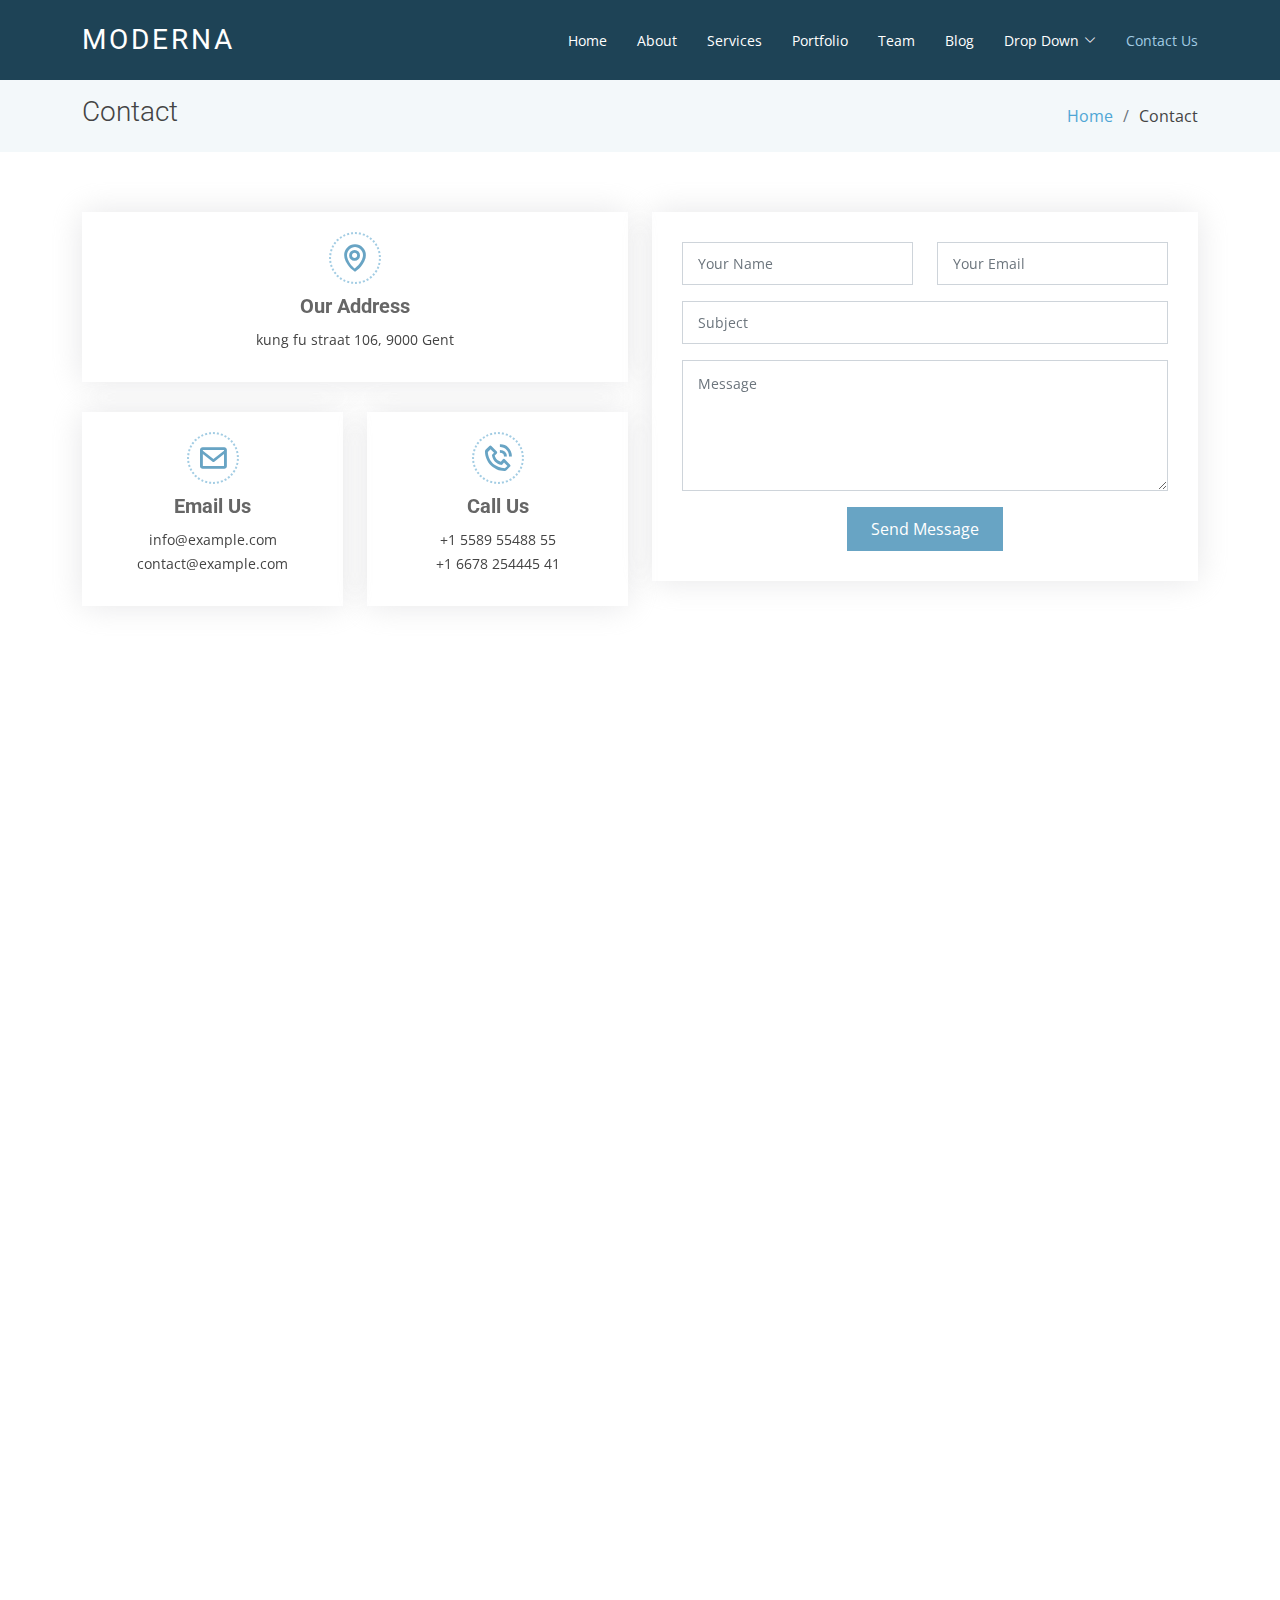
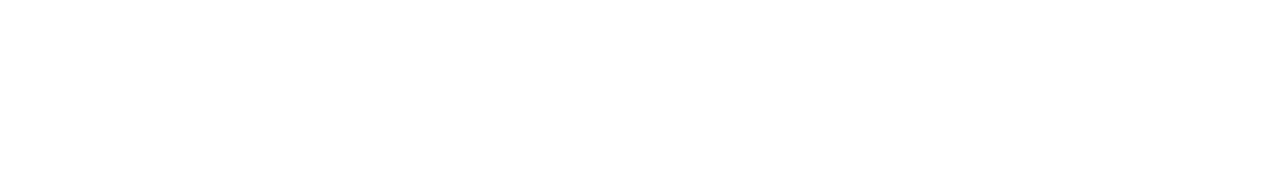
<file: contact.html>
<!DOCTYPE html>
<html lang="en">

<head>
  <meta charset="utf-8">
  <meta content="width=device-width, initial-scale=1.0" name="viewport">

  <title>Contact - Moderna Bootstrap Template</title>
  <meta content="" name="description">
  <meta content="" name="keywords">

  <!-- Favicons -->
  <link href="assets/img/favicon.png" rel="icon">
  <link href="assets/img/apple-touch-icon.png" rel="apple-touch-icon">

  <!-- Google Fonts -->
  <link href="https://fonts.googleapis.com/css?family=Open+Sans:300,300i,400,400i,600,600i,700,700i|Roboto:300,300i,400,400i,500,500i,700,700i&display=swap" rel="stylesheet">

  <!-- Vendor CSS Files -->
  <link href="assets/vendor/animate.css/animate.min.css" rel="stylesheet">
  <link href="assets/vendor/aos/aos.css" rel="stylesheet">
  <link href="assets/vendor/bootstrap/css/bootstrap.min.css" rel="stylesheet">
  <link href="assets/vendor/bootstrap-icons/bootstrap-icons.css" rel="stylesheet">
  <link href="assets/vendor/boxicons/css/boxicons.min.css" rel="stylesheet">
  <link href="assets/vendor/glightbox/css/glightbox.min.css" rel="stylesheet">
  <link href="assets/vendor/swiper/swiper-bundle.min.css" rel="stylesheet">

  <!-- Template Main CSS File -->
  <link href="assets/css/style.css" rel="stylesheet">

  <!-- =======================================================
  * Template Name: Moderna - v4.10.1
  * Template URL: https://bootstrapmade.com/free-bootstrap-template-corporate-moderna/
  * Author: BootstrapMade.com
  * License: https://bootstrapmade.com/license/
  ======================================================== -->
</head>

<body>

  <!-- ======= Header ======= -->
  <header id="header" class="fixed-top d-flex align-items-center ">
    <div class="container d-flex justify-content-between align-items-center">

      <div class="logo">
        <h1 class="text-light"><a href="index.html"><span>Moderna</span></a></h1>
        <!-- Uncomment below if you prefer to use an image logo -->
        <!-- <a href="index.html"><img src="assets/img/logo.png" alt="" class="img-fluid"></a>-->
      </div>

      <nav id="navbar" class="navbar">
        <ul>
          <li><a class="" href="index.html">Home</a></li>
          <li><a href="about.html">About</a></li>
          <li><a href="services.html">Services</a></li>
          <li><a href="portfolio.html">Portfolio</a></li>
          <li><a href="team.html">Team</a></li>
          <li><a href="blog.html">Blog</a></li>
          <li class="dropdown"><a href="#"><span>Drop Down</span> <i class="bi bi-chevron-down"></i></a>
            <ul>
              <li><a href="#">Drop Down 1</a></li>
              <li class="dropdown"><a href="#"><span>Deep Drop Down</span> <i class="bi bi-chevron-right"></i></a>
                <ul>
                  <li><a href="#">Deep Drop Down 1</a></li>
                  <li><a href="#">Deep Drop Down 2</a></li>
                  <li><a href="#">Deep Drop Down 3</a></li>
                  <li><a href="#">Deep Drop Down 4</a></li>
                  <li><a href="#">Deep Drop Down 5</a></li>
                </ul>
              </li>
              <li><a href="#">Drop Down 2</a></li>
              <li><a href="#">Drop Down 3</a></li>
              <li><a href="#">Drop Down 4</a></li>
            </ul>
          </li>
          <li><a class="active" href="contact.html">Contact Us</a></li>
        </ul>
        <i class="bi bi-list mobile-nav-toggle"></i>
      </nav><!-- .navbar -->

    </div>
  </header><!-- End Header -->

  <main id="main">

    <!-- ======= Contact Section ======= -->
    <section class="breadcrumbs">
      <div class="container">

        <div class="d-flex justify-content-between align-items-center">
          <h2>Contact</h2>
          <ol>
            <li><a href="index.html">Home</a></li>
            <li>Contact</li>
          </ol>
        </div>

      </div>
    </section><!-- End Contact Section -->

    <!-- ======= Contact Section ======= -->
    <section class="contact" data-aos="fade-up" data-aos-easing="ease-in-out" data-aos-duration="500">
      <div class="container">

        <div class="row">

          <div class="col-lg-6">

            <div class="row">
              <div class="col-md-12">
                <div class="info-box">
                  <i class="bx bx-map"></i>
                  <h3>Our Address</h3>
                  <p>kung fu straat 106, 9000 Gent</p>
                </div>
              </div>
              <div class="col-md-6">
                <div class="info-box">
                  <i class="bx bx-envelope"></i>
                  <h3>Email Us</h3>
                  <p>info@example.com<br>contact@example.com</p>
                </div>
              </div>
              <div class="col-md-6">
                <div class="info-box">
                  <i class="bx bx-phone-call"></i>
                  <h3>Call Us</h3>
                  <p>+1 5589 55488 55<br>+1 6678 254445 41</p>
                </div>
              </div>
            </div>

          </div>

          <div class="col-lg-6">
            <form action="forms/contact.php" method="post" role="form" class="php-email-form">
              <div class="row">
                <div class="col-md-6 form-group">
                  <input type="text" name="name" class="form-control" id="name" placeholder="Your Name" required>
                </div>
                <div class="col-md-6 form-group mt-3 mt-md-0">
                  <input type="email" class="form-control" name="email" id="email" placeholder="Your Email" required>
                </div>
              </div>
              <div class="form-group mt-3">
                <input type="text" class="form-control" name="subject" id="subject" placeholder="Subject" required>
              </div>
              <div class="form-group mt-3">
                <textarea class="form-control" name="message" rows="5" placeholder="Message" required></textarea>
              </div>
              <div class="my-3">
                <div class="loading">Loading</div>
                <div class="error-message"></div>
                <div class="sent-message">Your message has been sent. Thank you!</div>
              </div>
              <div class="text-center"><button type="submit">Send Message</button></div>
            </form>
          </div>

        </div>

      </div>
    </section><!-- End Contact Section -->

    <!-- ======= Map Section ======= -->
    <section class="map mt-2">
      <div class="container-fluid p-0">
        <iframe src="https://www.google.com/maps/embed?pb=!1m18!1m12!1m3!1d3024.2219901290355!2d-74.00369368400567!3d40.71312937933185!2m3!1f0!2f0!3f0!3m2!1i1024!2i768!4f13.1!3m3!1m2!1s0x89c25a23e28c1191%3A0x49f75d3281df052a!2s150%20Park%20Row%2C%20New%20York%2C%20NY%2010007%2C%20USA!5e0!3m2!1sen!2sbg!4v1579767901424!5m2!1sen!2sbg" frameborder="0" style="border:0;" allowfullscreen=""></iframe>
      </div>
    </section><!-- End Map Section -->

  </main><!-- End #main -->

  <!-- ======= Footer ======= -->
  <footer id="footer" data-aos="fade-up" data-aos-easing="ease-in-out" data-aos-duration="500">

    <div class="footer-newsletter">
      <div class="container">
        <div class="row">
          <div class="col-lg-6">
            <h4>Our Newsletter</h4>
            <p>Tamen quem nulla quae legam multos aute sint culpa legam noster magna</p>
          </div>
          <div class="col-lg-6">
            <form action="" method="post">
              <input type="email" name="email"><input type="submit" value="Subscribe">
            </form>
          </div>
        </div>
      </div>
    </div>

    <div class="footer-top">
      <div class="container">
        <div class="row">

          <div class="col-lg-3 col-md-6 footer-links">
            <h4>Useful Links</h4>
            <ul>
              <li><i class="bx bx-chevron-right"></i> <a href="#">Home</a></li>
              <li><i class="bx bx-chevron-right"></i> <a href="#">About us</a></li>
              <li><i class="bx bx-chevron-right"></i> <a href="#">Services</a></li>
              <li><i class="bx bx-chevron-right"></i> <a href="#">Terms of service</a></li>
              <li><i class="bx bx-chevron-right"></i> <a href="#">Privacy policy</a></li>
            </ul>
          </div>

          <div class="col-lg-3 col-md-6 footer-links">
            <h4>Our Services</h4>
            <ul>
              <li><i class="bx bx-chevron-right"></i> <a href="#">Web Design</a></li>
              <li><i class="bx bx-chevron-right"></i> <a href="#">Web Development</a></li>
              <li><i class="bx bx-chevron-right"></i> <a href="#">Product Management</a></li>
              <li><i class="bx bx-chevron-right"></i> <a href="#">Marketing</a></li>
              <li><i class="bx bx-chevron-right"></i> <a href="#">Graphic Design</a></li>
            </ul>
          </div>

          <div class="col-lg-3 col-md-6 footer-contact">
            <h4>Contact Us</h4>
            <p>
              kung fu straat 106 <br>
              9000 Gent<br>
              Belgie<br><br>
              <strong>Phone:</strong> +1 5589 55488 55<br>
              <strong>Email:</strong> info@example.com<br>
            </p>

          </div>

          <div class="col-lg-3 col-md-6 footer-info">
            <h3>About Moderna</h3>
            <p>Cras fermentum odio eu feugiat lide par naso tierra. Justo eget nada terra videa magna derita valies darta donna mare fermentum iaculis eu non diam phasellus.</p>
            <div class="social-links mt-3">
              <a href="#" class="twitter"><i class="bx bxl-twitter"></i></a>
              <a href="#" class="facebook"><i class="bx bxl-facebook"></i></a>
              <a href="#" class="instagram"><i class="bx bxl-instagram"></i></a>
              <a href="#" class="linkedin"><i class="bx bxl-linkedin"></i></a>
            </div>
          </div>

        </div>
      </div>
    </div>

    <div class="container">
      <div class="copyright">
        &copy; Copyright <strong><span>Moderna</span></strong>. All Rights Reserved
      </div>
      <div class="credits">
        <!-- All the links in the footer should remain intact. -->
        <!-- You can delete the links only if you purchased the pro version. -->
        <!-- Licensing information: https://bootstrapmade.com/license/ -->
        <!-- Purchase the pro version with working PHP/AJAX contact form: https://bootstrapmade.com/free-bootstrap-template-corporate-moderna/ -->
        Designed by <a href="https://bootstrapmade.com/">BootstrapMade</a>
      </div>
    </div>
  </footer><!-- End Footer -->

  <a href="#" class="back-to-top d-flex align-items-center justify-content-center"><i class="bi bi-arrow-up-short"></i></a>

  <!-- Vendor JS Files -->
  <script src="assets/vendor/purecounter/purecounter_vanilla.js"></script>
  <script src="assets/vendor/aos/aos.js"></script>
  <script src="assets/vendor/bootstrap/js/bootstrap.bundle.min.js"></script>
  <script src="assets/vendor/glightbox/js/glightbox.min.js"></script>
  <script src="assets/vendor/isotope-layout/isotope.pkgd.min.js"></script>
  <script src="assets/vendor/swiper/swiper-bundle.min.js"></script>
  <script src="assets/vendor/waypoints/noframework.waypoints.js"></script>
  <script src="assets/vendor/php-email-form/validate.js"></script>

  <!-- Template Main JS File -->
  <script src="assets/js/main.js"></script>

</body>

</html>
</file>
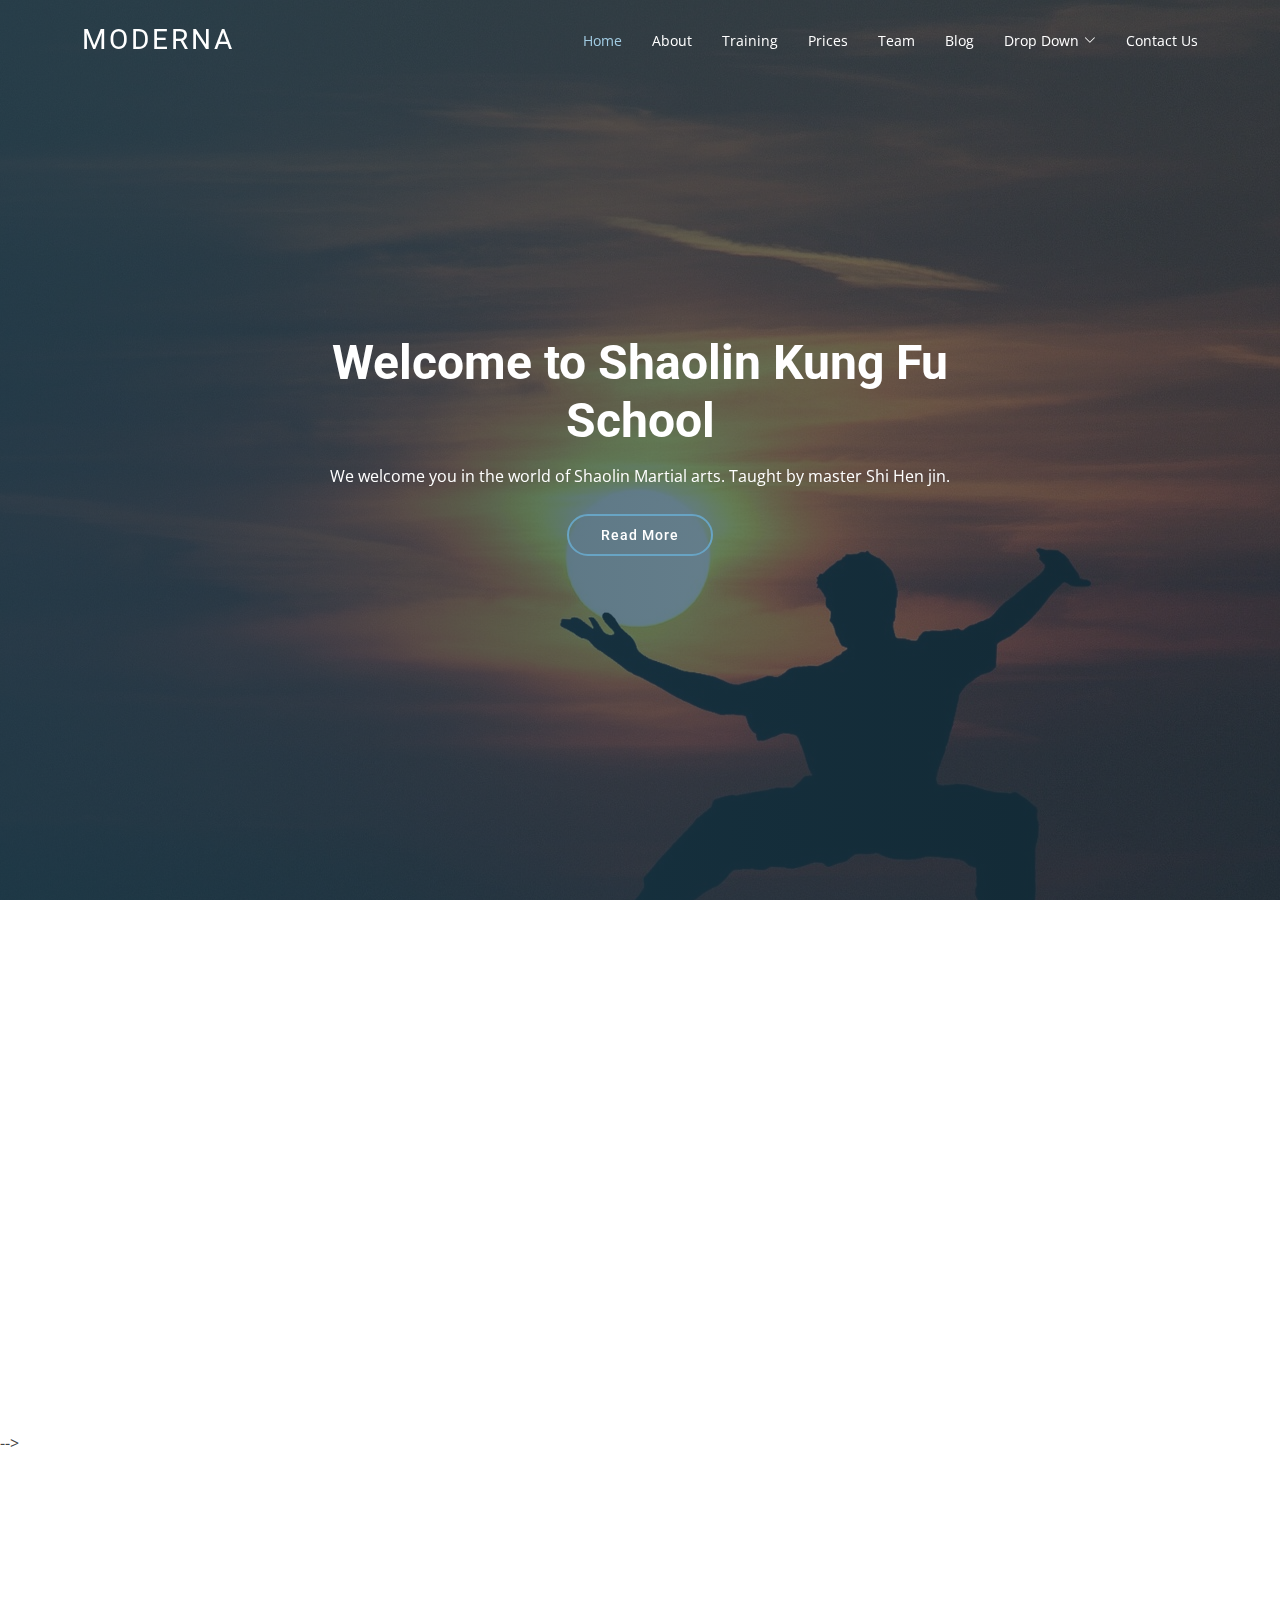
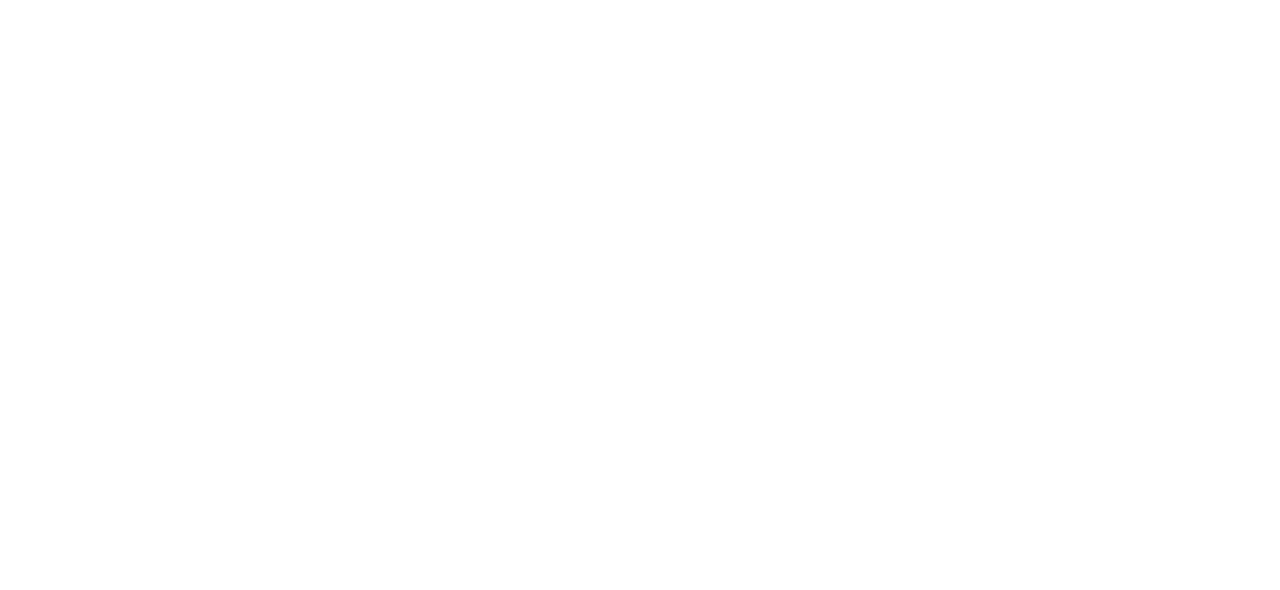
<file: index-2.html>
<!DOCTYPE html>
<html lang="en">

<head>
  <meta charset="utf-8">
  <meta content="width=device-width, initial-scale=1.0" name="viewport">

  <title>Moderna Bootstrap Template - Index 2 without slider</title>
  <meta content="" name="description">
  <meta content="" name="keywords">

  <!-- Favicons -->
  <link href="assets/img/favicon.png" rel="icon">
  <link href="assets/img/apple-touch-icon.png" rel="apple-touch-icon">

  <!-- Google Fonts -->
  <link href="https://fonts.googleapis.com/css?family=Open+Sans:300,300i,400,400i,600,600i,700,700i|Roboto:300,300i,400,400i,500,500i,700,700i&display=swap" rel="stylesheet">

  <!-- Vendor CSS Files -->
  <link href="assets/vendor/animate.css/animate.min.css" rel="stylesheet">
  <link href="assets/vendor/aos/aos.css" rel="stylesheet">
  <link href="assets/vendor/bootstrap/css/bootstrap.min.css" rel="stylesheet">
  <link href="assets/vendor/bootstrap-icons/bootstrap-icons.css" rel="stylesheet">
  <link href="assets/vendor/boxicons/css/boxicons.min.css" rel="stylesheet">
  <link href="assets/vendor/glightbox/css/glightbox.min.css" rel="stylesheet">
  <link href="assets/vendor/swiper/swiper-bundle.min.css" rel="stylesheet">

  <!-- Template Main CSS File -->
  <link href="assets/css/style.css" rel="stylesheet">

  <!-- =======================================================
  * Template Name: Moderna - v4.10.1
  * Template URL: https://bootstrapmade.com/free-bootstrap-template-corporate-moderna/
  * Author: BootstrapMade.com
  * License: https://bootstrapmade.com/license/
  ======================================================== -->
</head>

<body>

  <!-- ======= Header ======= -->
  <header id="header" class="fixed-top d-flex align-items-center header-transparent">
    <div class="container d-flex justify-content-between align-items-center">

      <div class="logo">
        <h1 class="text-light"><a href="index.html"><span>Moderna</span></a></h1>
        <!-- Uncomment below if you prefer to use an image logo -->
        <!-- <a href="index.html"><img src="assets/img/logo.png" alt="" class="img-fluid"></a>-->
      </div>

      <nav id="navbar" class="navbar">
        <ul>
          <li><a class="active " href="index.html">Home</a></li>
          <li><a href="about.html">About</a></li>
          <li><a href="services.html">Training</a></li>
          <li><a href="portfolio.html">Prices</a></li>
          <li><a href="team.html">Team</a></li>
          <li><a href="blog.html">Blog</a></li>
          <li class="dropdown"><a href="#"><span>Drop Down</span> <i class="bi bi-chevron-down"></i></a>
            <ul>
              <li><a href="#">Drop Down 1</a></li>
              <li class="dropdown"><a href="#"><span>Deep Drop Down</span> <i class="bi bi-chevron-right"></i></a>
                <ul>
                  <li><a href="#">Deep Drop Down 1</a></li>
                  <li><a href="#">Deep Drop Down 2</a></li>
                  <li><a href="#">Deep Drop Down 3</a></li>
                  <li><a href="#">Deep Drop Down 4</a></li>
                  <li><a href="#">Deep Drop Down 5</a></li>
                </ul>
              </li>
              <li><a href="#">Drop Down 2</a></li>
              <li><a href="#">Drop Down 3</a></li>
              <li><a href="#">Drop Down 4</a></li>
            </ul>
          </li>
          <li><a href="contact.html">Contact Us</a></li>
        </ul>
        <i class="bi bi-list mobile-nav-toggle"></i>
      </nav><!-- .navbar -->

    </div>
  </header><!-- End Header -->

  <!-- ======= Hero No Slider Section ======= -->
  <section id="hero-no-slider" class="d-flex justify-cntent-center align-items-center">
    <div class="container position-relative" data-aos="fade-up" data-aos-delay="100">
      <div class="row justify-content-center">
        <div class="col-xl-8">
          <h2>Welcome to Shaolin Kung Fu School </h2>
          <p>We welcome you in the world of Shaolin Martial arts. Taught by master Shi Hen jin.</p>
          <a href="" class="btn-get-started ">Read More</a>
        </div>
      </div>
    </div>
  </section><!-- End Hero No Slider Sectio -->

  <main id="main">

    <!-- ======= Services Section ======= -->
    <section class="services">
      <div class="container">

        <div class="row">
          <div class="col-md-6 col-lg-3 d-flex align-items-stretch" data-aos="fade-up">
            <div class="icon-box icon-box-pink">
              <div class="icon"><i class="bx bxl-dribbble"></i></div>
              <h4 class="title"><a href="">Health</a></h4>
              <p class="description">Shaolin Kung fu is a great workout therefore and boosts your health and immune system</p>
            </div>
          </div>

          <div class="col-md-6 col-lg-3 d-flex align-items-stretch" data-aos="fade-up" data-aos-delay="100">
            <div class="icon-box icon-box-cyan">
              <div class="icon"><i class="bx bx-file"></i></div>
              <h4 class="title"><a href="">Confidence</a></h4>
              <p class="description">Learn about yourself by challenging yourself.  Feeling stronger will boost your onfidence.</p>
            </div>
          </div>

          <div class="col-md-6 col-lg-3 d-flex align-items-stretch" data-aos="fade-up" data-aos-delay="200">
            <div class="icon-box icon-box-green">
              <div class="icon"><i class="bx bx-tachometer"></i></div>
              <h4 class="title"><a href="">Self Defense</a></h4>
              <p class="description">Avoid fights if possible.  If the rare occasion should show where you can't run, imporove  your chances at fighting back</p>
            </div>
          </div>

          <div class="col-md-6 col-lg-3 d-flex align-items-stretch" data-aos="fade-up" data-aos-delay="200">
            <div class="icon-box icon-box-blue">
              <div class="icon"><i class="bx bx-world"></i></div>
              <h4 class="title"><a href="">Inner peace</a></h4>
              <p class="description">By correctly following Shi Heng jin's teachings, you will find  a place of calmth. Increasing your stress resistance.</p>
            </div>
          </div>

        </div>

      </div>
    </section><!-- End Services Section -->

    <!-- ======= Why Us Section ======= -->
    <!-- <section class="why-us section-bg" data-aos="fade-up" date-aos-delay="200">
      <div class="container">

        <div class="row">
          <div class="col-lg-6 video-box">
            <img src="assets/img/why-us.jpg" class="img-fluid" alt="">
            <a href="https://www.youtube.com/watch?v=jDDaplaOz7Q" class="venobox play-btn mb-4" data-vbtype="video" data-autoplay="true"></a>
          </div>

          <div class="col-lg-6 d-flex flex-column justify-content-center p-5">

            <div class="icon-box">
              <div class="icon"><i class="bx bx-fingerprint"></i></div>
              <h4 class="title"><a href="">Lorem Ipsum</a></h4>
              <p class="description">Voluptatum deleniti atque corrupti quos dolores et quas molestias excepturi sint occaecati cupiditate non provident</p>
            </div>

            <div class="icon-box">
              <div class="icon"><i class="bx bx-gift"></i></div>
              <h4 class="title"><a href="">Nemo Enim</a></h4>
              <p class="description">At vero eos et accusamus et iusto odio dignissimos ducimus qui blanditiis praesentium voluptatum deleniti atque</p>
            </div>

          </div>
        </div>

      </div>
    </section><!-- End Why Us Section -->

    <!-- ======= Features Section ======= -->
    <!-- <section class="features">
      <div class="container">

        <div class="section-title">
          <h2>Features</h2>
          <p>Magnam dolores commodi suscipit. Necessitatibus eius consequatur ex aliquid fuga eum quidem. Sit sint consectetur velit. Quisquam quos quisquam cupiditate. Et nemo qui impedit suscipit alias ea. Quia fugiat sit in iste officiis commodi quidem hic quas.</p>
        </div>

        <div class="row" data-aos="fade-up">
          <div class="col-md-5">
            <img src="assets/img/features-1.svg" class="img-fluid" alt="">
          </div>
          <div class="col-md-7 pt-4">
            <h3>Voluptatem dignissimos provident quasi corporis voluptates sit assumenda.</h3>
            <p class="fst-italic">
              Lorem ipsum dolor sit amet, consectetur adipiscing elit, sed do eiusmod tempor incididunt ut labore et dolore
              magna aliqua.
            </p>
            <ul>
              <li><i class="bi bi-check"></i> Ullamco laboris nisi ut aliquip ex ea commodo consequat.</li>
              <li><i class="bi bi-check"></i> Duis aute irure dolor in reprehenderit in voluptate velit.</li>
            </ul>
          </div>
        </div>

        <div class="row" data-aos="fade-up">
          <div class="col-md-5 order-1 order-md-2">
            <img src="assets/img/features-2.svg" class="img-fluid" alt="">
          </div>
          <div class="col-md-7 pt-5 order-2 order-md-1">
            <h3>Corporis temporibus maiores provident</h3>
            <p class="fst-italic">
              Lorem ipsum dolor sit amet, consectetur adipiscing elit, sed do eiusmod tempor incididunt ut labore et dolore
              magna aliqua.
            </p>
            <p>
              Ullamco laboris nisi ut aliquip ex ea commodo consequat. Duis aute irure dolor in reprehenderit in voluptate
              velit esse cillum dolore eu fugiat nulla pariatur. Excepteur sint occaecat cupidatat non proident, sunt in
              culpa qui officia deserunt mollit anim id est laborum
            </p>
          </div>
        </div>

        <div class="row" data-aos="fade-up">
          <div class="col-md-5">
            <img src="assets/img/features-3.svg" class="img-fluid" alt="">
          </div>
          <div class="col-md-7 pt-5">
            <h3>Sunt consequatur ad ut est nulla consectetur reiciendis animi voluptas</h3>
            <p>Cupiditate placeat cupiditate placeat est ipsam culpa. Delectus quia minima quod. Sunt saepe odit aut quia voluptatem hic voluptas dolor doloremque.</p>
            <ul>
              <li><i class="bi bi-check"></i> Ullamco laboris nisi ut aliquip ex ea commodo consequat.</li>
              <li><i class="bi bi-check"></i> Duis aute irure dolor in reprehenderit in voluptate velit.</li>
              <li><i class="bi bi-check"></i> Facilis ut et voluptatem aperiam. Autem soluta ad fugiat.</li>
            </ul>
          </div>
        </div>

        <div class="row" data-aos="fade-up">
          <div class="col-md-5 order-1 order-md-2">
            <img src="assets/img/features-4.svg" class="img-fluid" alt="">
          </div>
          <div class="col-md-7 pt-5 order-2 order-md-1">
            <h3>Quas et necessitatibus eaque impedit ipsum animi consequatur incidunt in</h3>
            <p class="fst-italic">
              Lorem ipsum dolor sit amet, consectetur adipiscing elit, sed do eiusmod tempor incididunt ut labore et dolore
              magna aliqua.
            </p>
            <p>
              Ullamco laboris nisi ut aliquip ex ea commodo consequat. Duis aute irure dolor in reprehenderit in voluptate
              velit esse cillum dolore eu fugiat nulla pariatur. Excepteur sint occaecat cupidatat non proident, sunt in
              culpa qui officia deserunt mollit anim id est laborum
            </p>
          </div>
        </div>

      </div>
    </section>End Features Section --> -->

  </main><!-- End #main -->

  <!-- ======= Footer ======= -->
  <footer id="footer" data-aos="fade-up" data-aos-easing="ease-in-out" data-aos-duration="500">

    <div class="footer-newsletter">
      <div class="container">
        <div class="row">
          <div class="col-lg-6">
            <h4>Our Newsletter</h4>
            <p>Tamen quem nulla quae legam multos aute sint culpa legam noster magna</p>
          </div>
          <div class="col-lg-6">
            <form action="" method="post">
              <input type="email" name="email"><input type="submit" value="Subscribe">
            </form>
          </div>
        </div>
      </div>
    </div>

    <div class="footer-top">
      <div class="container">
        <div class="row">

          <div class="col-lg-3 col-md-6 footer-links">
            <h4>Useful Links</h4>
            <ul>
              <li><i class="bx bx-chevron-right"></i> <a href="#">Home</a></li>
              <li><i class="bx bx-chevron-right"></i> <a href="#">About us</a></li>
              <li><i class="bx bx-chevron-right"></i> <a href="#">Services</a></li>
              <li><i class="bx bx-chevron-right"></i> <a href="#">Terms of service</a></li>
              <li><i class="bx bx-chevron-right"></i> <a href="#">Privacy policy</a></li>
            </ul>
          </div>

          <div class="col-lg-3 col-md-6 footer-links">
            <h4>Our Services</h4>
            <ul>
              <li><i class="bx bx-chevron-right"></i> <a href="#">Web Design</a></li>
              <li><i class="bx bx-chevron-right"></i> <a href="#">Web Development</a></li>
              <li><i class="bx bx-chevron-right"></i> <a href="#">Product Management</a></li>
              <li><i class="bx bx-chevron-right"></i> <a href="#">Marketing</a></li>
              <li><i class="bx bx-chevron-right"></i> <a href="#">Graphic Design</a></li>
            </ul>
          </div>

          <div class="col-lg-3 col-md-6 footer-contact">
            <h4>Contact Us</h4>
            <p>
              A108 Adam Street <br>
              New York, NY 535022<br>
              United States <br><br>
              <strong>Phone:</strong> +1 5589 55488 55<br>
              <strong>Email:</strong> info@example.com<br>
            </p>

          </div>

          <div class="col-lg-3 col-md-6 footer-info">
            <h3>About Moderna</h3>
            <p>Cras fermentum odio eu feugiat lide par naso tierra. Justo eget nada terra videa magna derita valies darta donna mare fermentum iaculis eu non diam phasellus.</p>
            <div class="social-links mt-3">
              <a href="#" class="twitter"><i class="bx bxl-twitter"></i></a>
              <a href="#" class="facebook"><i class="bx bxl-facebook"></i></a>
              <a href="#" class="instagram"><i class="bx bxl-instagram"></i></a>
              <a href="#" class="linkedin"><i class="bx bxl-linkedin"></i></a>
            </div>
          </div>

        </div>
      </div>
    </div>

    <div class="container">
      <div class="copyright">
        &copy; Copyright <strong><span>Moderna</span></strong>. All Rights Reserved
      </div>
      <div class="credits">
        <!-- All the links in the footer should remain intact. -->
        <!-- You can delete the links only if you purchased the pro version. -->
        <!-- Licensing information: https://bootstrapmade.com/license/ -->
        <!-- Purchase the pro version with working PHP/AJAX contact form: https://bootstrapmade.com/free-bootstrap-template-corporate-moderna/ -->
        Designed by <a href="https://bootstrapmade.com/">BootstrapMade</a>
      </div>
    </div>
  </footer><!-- End Footer -->

  <a href="#" class="back-to-top d-flex align-items-center justify-content-center"><i class="bi bi-arrow-up-short"></i></a>

  <!-- Vendor JS Files -->
  <script src="assets/vendor/purecounter/purecounter_vanilla.js"></script>
  <script src="assets/vendor/aos/aos.js"></script>
  <script src="assets/vendor/bootstrap/js/bootstrap.bundle.min.js"></script>
  <script src="assets/vendor/glightbox/js/glightbox.min.js"></script>
  <script src="assets/vendor/isotope-layout/isotope.pkgd.min.js"></script>
  <script src="assets/vendor/swiper/swiper-bundle.min.js"></script>
  <script src="assets/vendor/waypoints/noframework.waypoints.js"></script>
  <script src="assets/vendor/php-email-form/validate.js"></script>

  <!-- Template Main JS File -->
  <script src="assets/js/main.js"></script>

</body>

</html>
</file>
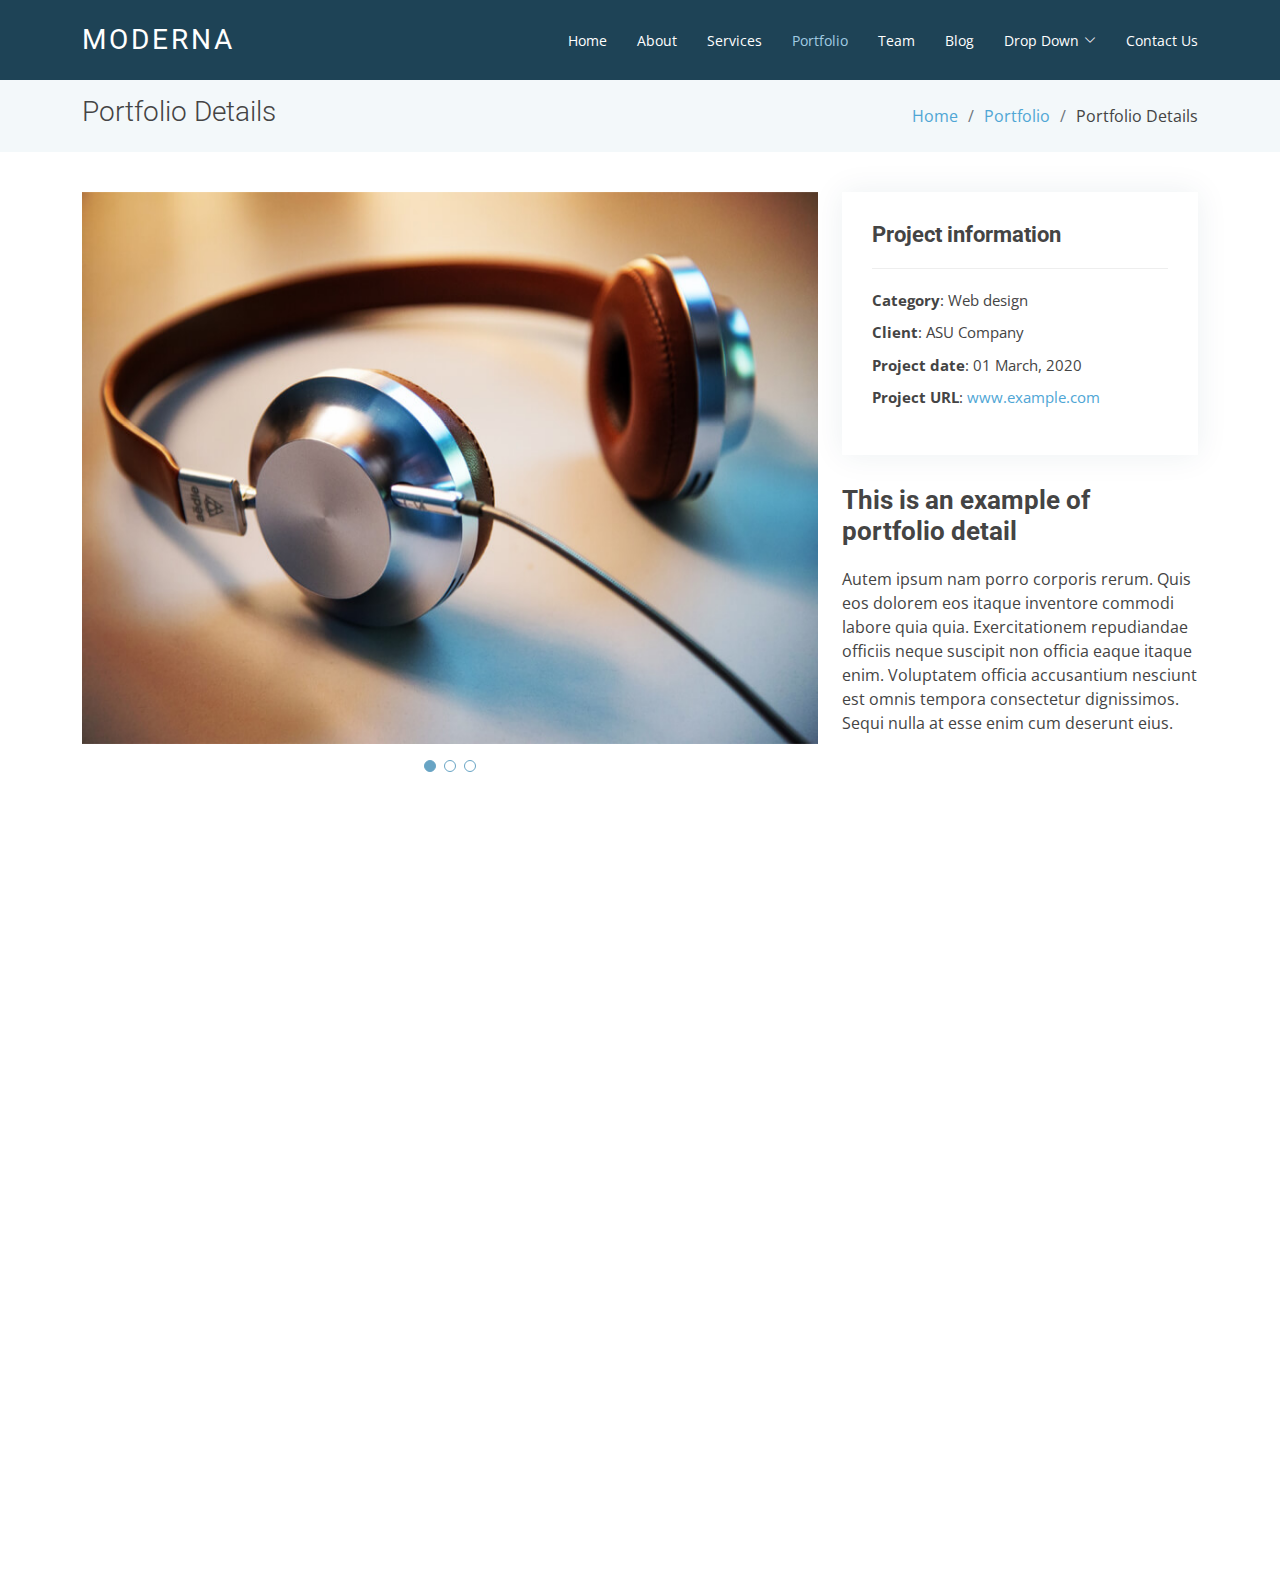
<file: portfolio-details.html>
<!DOCTYPE html>
<html lang="en">

<head>
  <meta charset="utf-8">
  <meta content="width=device-width, initial-scale=1.0" name="viewport">

  <title>Portfolio Details - Moderna Bootstrap Template</title>
  <meta content="" name="description">
  <meta content="" name="keywords">

  <!-- Favicons -->
  <link href="assets/img/favicon.png" rel="icon">
  <link href="assets/img/apple-touch-icon.png" rel="apple-touch-icon">

  <!-- Google Fonts -->
  <link href="https://fonts.googleapis.com/css?family=Open+Sans:300,300i,400,400i,600,600i,700,700i|Roboto:300,300i,400,400i,500,500i,700,700i&display=swap" rel="stylesheet">

  <!-- Vendor CSS Files -->
  <link href="assets/vendor/animate.css/animate.min.css" rel="stylesheet">
  <link href="assets/vendor/aos/aos.css" rel="stylesheet">
  <link href="assets/vendor/bootstrap/css/bootstrap.min.css" rel="stylesheet">
  <link href="assets/vendor/bootstrap-icons/bootstrap-icons.css" rel="stylesheet">
  <link href="assets/vendor/boxicons/css/boxicons.min.css" rel="stylesheet">
  <link href="assets/vendor/glightbox/css/glightbox.min.css" rel="stylesheet">
  <link href="assets/vendor/swiper/swiper-bundle.min.css" rel="stylesheet">

  <!-- Template Main CSS File -->
  <link href="assets/css/style.css" rel="stylesheet">

  <!-- =======================================================
  * Template Name: Moderna - v4.10.1
  * Template URL: https://bootstrapmade.com/free-bootstrap-template-corporate-moderna/
  * Author: BootstrapMade.com
  * License: https://bootstrapmade.com/license/
  ======================================================== -->
</head>

<body>

  <!-- ======= Header ======= -->
  <header id="header" class="fixed-top d-flex align-items-center ">
    <div class="container d-flex justify-content-between align-items-center">

      <div class="logo">
        <h1 class="text-light"><a href="index.html"><span>Moderna</span></a></h1>
        <!-- Uncomment below if you prefer to use an image logo -->
        <!-- <a href="index.html"><img src="assets/img/logo.png" alt="" class="img-fluid"></a>-->
      </div>

      <nav id="navbar" class="navbar">
        <ul>
          <li><a class="" href="index.html">Home</a></li>
          <li><a href="about.html">About</a></li>
          <li><a href="services.html">Services</a></li>
          <li><a class="active" href="portfolio.html">Portfolio</a></li>
          <li><a href="team.html">Team</a></li>
          <li><a href="blog.html">Blog</a></li>
          <li class="dropdown"><a href="#"><span>Drop Down</span> <i class="bi bi-chevron-down"></i></a>
            <ul>
              <li><a href="#">Drop Down 1</a></li>
              <li class="dropdown"><a href="#"><span>Deep Drop Down</span> <i class="bi bi-chevron-right"></i></a>
                <ul>
                  <li><a href="#">Deep Drop Down 1</a></li>
                  <li><a href="#">Deep Drop Down 2</a></li>
                  <li><a href="#">Deep Drop Down 3</a></li>
                  <li><a href="#">Deep Drop Down 4</a></li>
                  <li><a href="#">Deep Drop Down 5</a></li>
                </ul>
              </li>
              <li><a href="#">Drop Down 2</a></li>
              <li><a href="#">Drop Down 3</a></li>
              <li><a href="#">Drop Down 4</a></li>
            </ul>
          </li>
          <li><a href="contact.html">Contact Us</a></li>
        </ul>
        <i class="bi bi-list mobile-nav-toggle"></i>
      </nav><!-- .navbar -->

    </div>
  </header><!-- End Header -->

  <main id="main">

    <!-- ======= Our Portfolio Section ======= -->
    <section class="breadcrumbs">
      <div class="container">

        <div class="d-flex justify-content-between align-items-center">
          <h2>Portfolio Details</h2>
          <ol>
            <li><a href="index.html">Home</a></li>
            <li><a href="portfolio.html">Portfolio</a></li>
            <li>Portfolio Details</li>
          </ol>
        </div>

      </div>
    </section><!-- End Our Portfolio Section -->

    <!-- ======= Portfolio Details Section ======= -->
    <section id="portfolio-details" class="portfolio-details">
      <div class="container">

        <div class="row gy-4">

          <div class="col-lg-8">
            <div class="portfolio-details-slider swiper">
              <div class="swiper-wrapper align-items-center">

                <div class="swiper-slide">
                  <img src="assets/img/portfolio/portfolio-1.jpg" alt="">
                </div>

                <div class="swiper-slide">
                  <img src="assets/img/portfolio/portfolio-2.jpg" alt="">
                </div>

                <div class="swiper-slide">
                  <img src="assets/img/portfolio/portfolio-3.jpg" alt="">
                </div>

              </div>
              <div class="swiper-pagination"></div>
            </div>
          </div>

          <div class="col-lg-4">
            <div class="portfolio-info">
              <h3>Project information</h3>
              <ul>
                <li><strong>Category</strong>: Web design</li>
                <li><strong>Client</strong>: ASU Company</li>
                <li><strong>Project date</strong>: 01 March, 2020</li>
                <li><strong>Project URL</strong>: <a href="#">www.example.com</a></li>
              </ul>
            </div>
            <div class="portfolio-description">
              <h2>This is an example of portfolio detail</h2>
              <p>
                Autem ipsum nam porro corporis rerum. Quis eos dolorem eos itaque inventore commodi labore quia quia. Exercitationem repudiandae officiis neque suscipit non officia eaque itaque enim. Voluptatem officia accusantium nesciunt est omnis tempora consectetur dignissimos. Sequi nulla at esse enim cum deserunt eius.
              </p>
            </div>
          </div>

        </div>

      </div>
    </section><!-- End Portfolio Details Section -->

  </main><!-- End #main -->

  <!-- ======= Footer ======= -->
  <footer id="footer" data-aos="fade-up" data-aos-easing="ease-in-out" data-aos-duration="500">

    <div class="footer-newsletter">
      <div class="container">
        <div class="row">
          <div class="col-lg-6">
            <h4>Our Newsletter</h4>
            <p>Tamen quem nulla quae legam multos aute sint culpa legam noster magna</p>
          </div>
          <div class="col-lg-6">
            <form action="" method="post">
              <input type="email" name="email"><input type="submit" value="Subscribe">
            </form>
          </div>
        </div>
      </div>
    </div>

    <div class="footer-top">
      <div class="container">
        <div class="row">

          <div class="col-lg-3 col-md-6 footer-links">
            <h4>Useful Links</h4>
            <ul>
              <li><i class="bx bx-chevron-right"></i> <a href="#">Home</a></li>
              <li><i class="bx bx-chevron-right"></i> <a href="#">About us</a></li>
              <li><i class="bx bx-chevron-right"></i> <a href="#">Services</a></li>
              <li><i class="bx bx-chevron-right"></i> <a href="#">Terms of service</a></li>
              <li><i class="bx bx-chevron-right"></i> <a href="#">Privacy policy</a></li>
            </ul>
          </div>

          <div class="col-lg-3 col-md-6 footer-links">
            <h4>Our Services</h4>
            <ul>
              <li><i class="bx bx-chevron-right"></i> <a href="#">Web Design</a></li>
              <li><i class="bx bx-chevron-right"></i> <a href="#">Web Development</a></li>
              <li><i class="bx bx-chevron-right"></i> <a href="#">Product Management</a></li>
              <li><i class="bx bx-chevron-right"></i> <a href="#">Marketing</a></li>
              <li><i class="bx bx-chevron-right"></i> <a href="#">Graphic Design</a></li>
            </ul>
          </div>

          <div class="col-lg-3 col-md-6 footer-contact">
            <h4>Contact Us</h4>
            <p>
              A108 Adam Street <br>
              New York, NY 535022<br>
              United States <br><br>
              <strong>Phone:</strong> +1 5589 55488 55<br>
              <strong>Email:</strong> info@example.com<br>
            </p>

          </div>

          <div class="col-lg-3 col-md-6 footer-info">
            <h3>About Moderna</h3>
            <p>Cras fermentum odio eu feugiat lide par naso tierra. Justo eget nada terra videa magna derita valies darta donna mare fermentum iaculis eu non diam phasellus.</p>
            <div class="social-links mt-3">
              <a href="#" class="twitter"><i class="bx bxl-twitter"></i></a>
              <a href="#" class="facebook"><i class="bx bxl-facebook"></i></a>
              <a href="#" class="instagram"><i class="bx bxl-instagram"></i></a>
              <a href="#" class="linkedin"><i class="bx bxl-linkedin"></i></a>
            </div>
          </div>

        </div>
      </div>
    </div>

    <div class="container">
      <div class="copyright">
        &copy; Copyright <strong><span>Moderna</span></strong>. All Rights Reserved
      </div>
      <div class="credits">
        <!-- All the links in the footer should remain intact. -->
        <!-- You can delete the links only if you purchased the pro version. -->
        <!-- Licensing information: https://bootstrapmade.com/license/ -->
        <!-- Purchase the pro version with working PHP/AJAX contact form: https://bootstrapmade.com/free-bootstrap-template-corporate-moderna/ -->
        Designed by <a href="https://bootstrapmade.com/">BootstrapMade</a>
      </div>
    </div>
  </footer><!-- End Footer -->

  <a href="#" class="back-to-top d-flex align-items-center justify-content-center"><i class="bi bi-arrow-up-short"></i></a>

  <!-- Vendor JS Files -->
  <script src="assets/vendor/purecounter/purecounter_vanilla.js"></script>
  <script src="assets/vendor/aos/aos.js"></script>
  <script src="assets/vendor/bootstrap/js/bootstrap.bundle.min.js"></script>
  <script src="assets/vendor/glightbox/js/glightbox.min.js"></script>
  <script src="assets/vendor/isotope-layout/isotope.pkgd.min.js"></script>
  <script src="assets/vendor/swiper/swiper-bundle.min.js"></script>
  <script src="assets/vendor/waypoints/noframework.waypoints.js"></script>
  <script src="assets/vendor/php-email-form/validate.js"></script>

  <!-- Template Main JS File -->
  <script src="assets/js/main.js"></script>

</body>

</html>
</file>
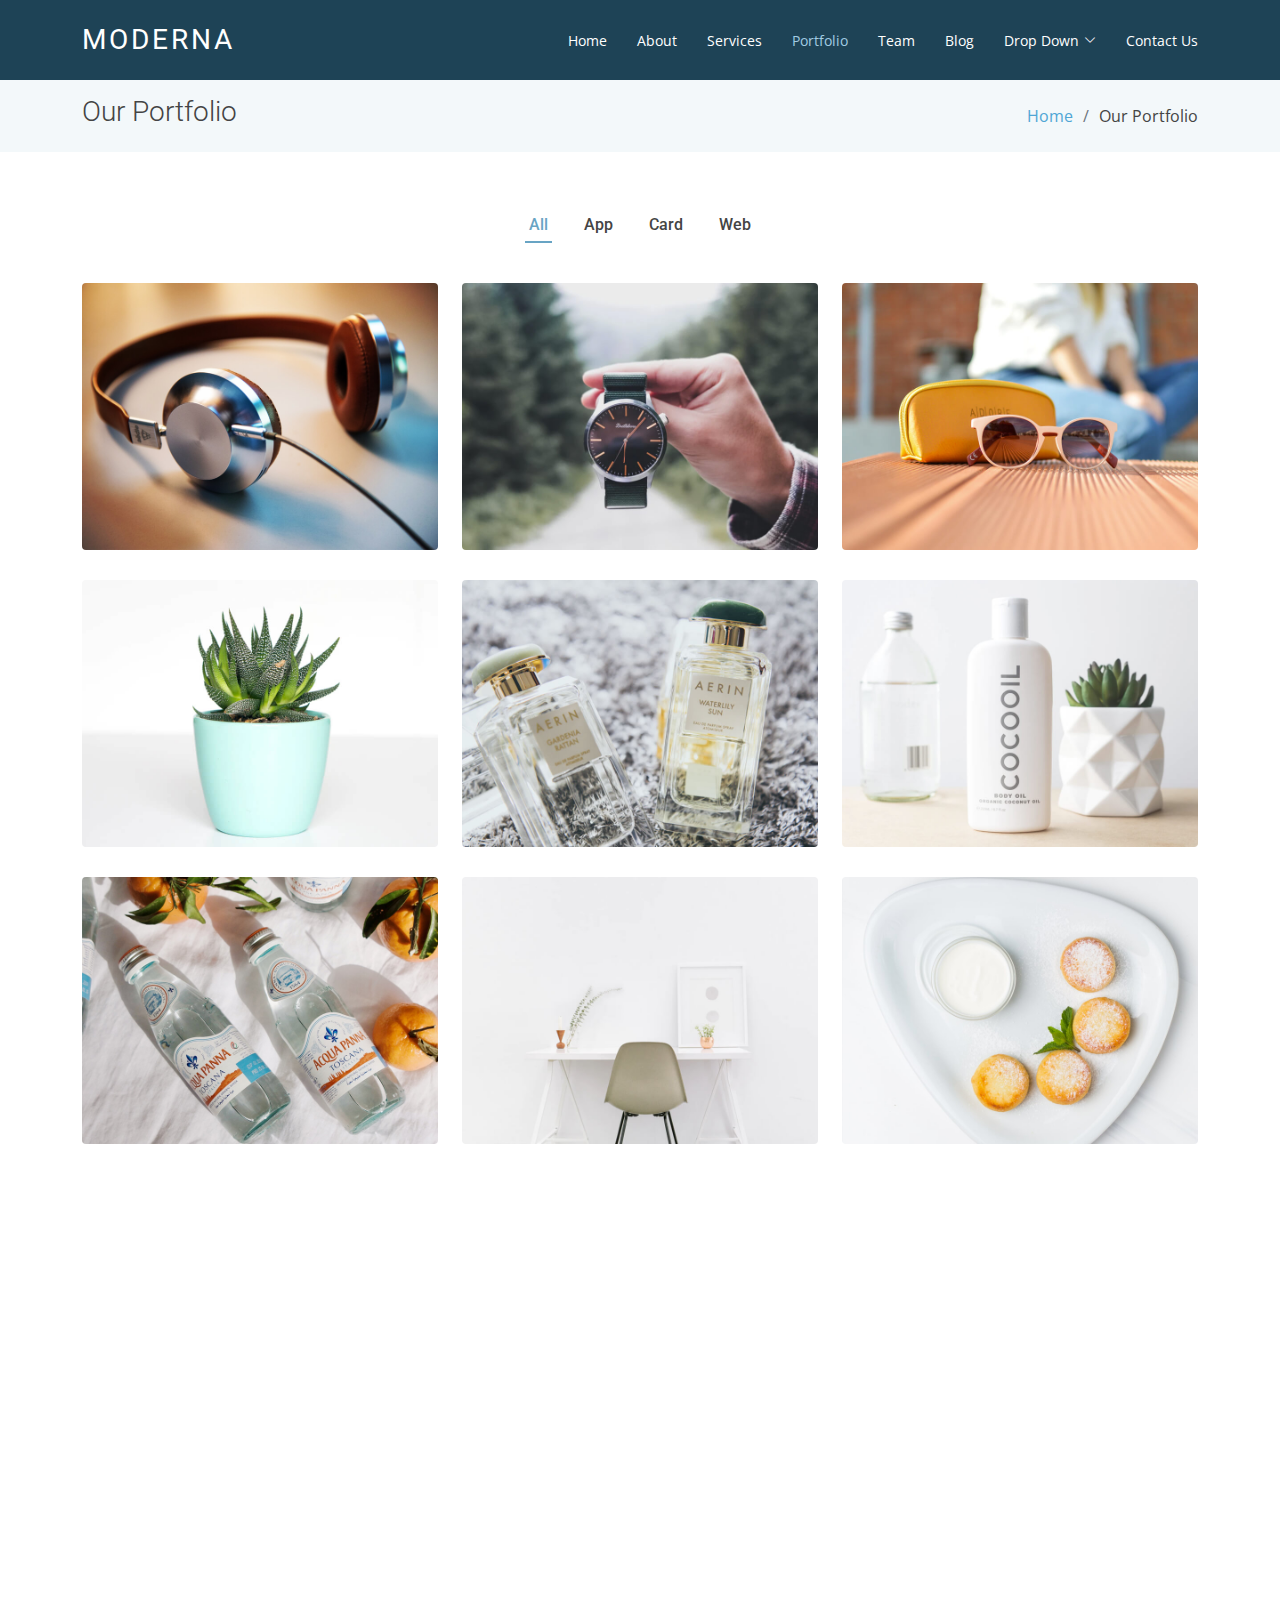
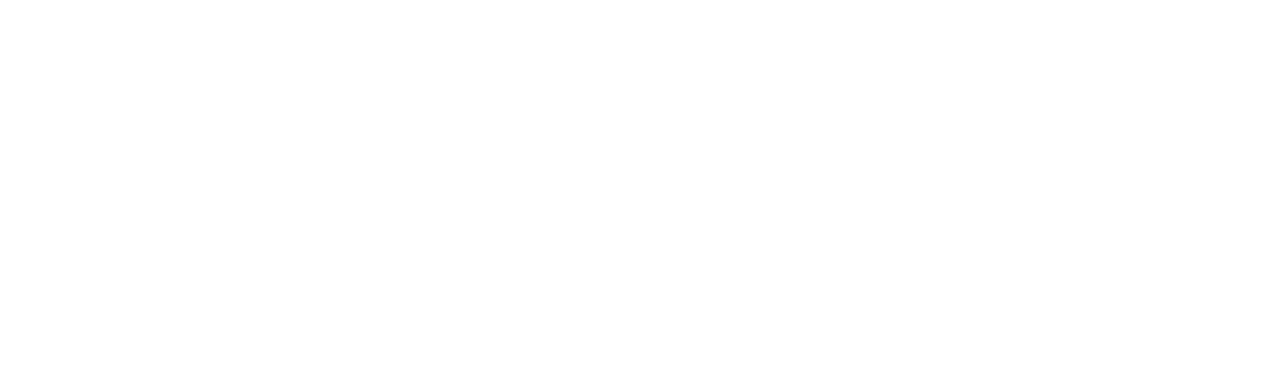
<file: portfolio.html>
<!DOCTYPE html>
<html lang="en">

<head>
  <meta charset="utf-8">
  <meta content="width=device-width, initial-scale=1.0" name="viewport">

  <title>Portfolio - Moderna Bootstrap Template</title>
  <meta content="" name="description">
  <meta content="" name="keywords">

  <!-- Favicons -->
  <link href="assets/img/favicon.png" rel="icon">
  <link href="assets/img/apple-touch-icon.png" rel="apple-touch-icon">

  <!-- Google Fonts -->
  <link href="https://fonts.googleapis.com/css?family=Open+Sans:300,300i,400,400i,600,600i,700,700i|Roboto:300,300i,400,400i,500,500i,700,700i&display=swap" rel="stylesheet">

  <!-- Vendor CSS Files -->
  <link href="assets/vendor/animate.css/animate.min.css" rel="stylesheet">
  <link href="assets/vendor/aos/aos.css" rel="stylesheet">
  <link href="assets/vendor/bootstrap/css/bootstrap.min.css" rel="stylesheet">
  <link href="assets/vendor/bootstrap-icons/bootstrap-icons.css" rel="stylesheet">
  <link href="assets/vendor/boxicons/css/boxicons.min.css" rel="stylesheet">
  <link href="assets/vendor/glightbox/css/glightbox.min.css" rel="stylesheet">
  <link href="assets/vendor/swiper/swiper-bundle.min.css" rel="stylesheet">

  <!-- Template Main CSS File -->
  <link href="assets/css/style.css" rel="stylesheet">

  <!-- =======================================================
  * Template Name: Moderna - v4.10.1
  * Template URL: https://bootstrapmade.com/free-bootstrap-template-corporate-moderna/
  * Author: BootstrapMade.com
  * License: https://bootstrapmade.com/license/
  ======================================================== -->
</head>

<body>

  <!-- ======= Header ======= -->
  <header id="header" class="fixed-top d-flex align-items-center ">
    <div class="container d-flex justify-content-between align-items-center">

      <div class="logo">
        <h1 class="text-light"><a href="index.html"><span>Moderna</span></a></h1>
        <!-- Uncomment below if you prefer to use an image logo -->
        <!-- <a href="index.html"><img src="assets/img/logo.png" alt="" class="img-fluid"></a>-->
      </div>

      <nav id="navbar" class="navbar">
        <ul>
          <li><a class="" href="index.html">Home</a></li>
          <li><a href="about.html">About</a></li>
          <li><a href="services.html">Services</a></li>
          <li><a class="active" href="portfolio.html">Portfolio</a></li>
          <li><a href="team.html">Team</a></li>
          <li><a href="blog.html">Blog</a></li>
          <li class="dropdown"><a href="#"><span>Drop Down</span> <i class="bi bi-chevron-down"></i></a>
            <ul>
              <li><a href="#">Drop Down 1</a></li>
              <li class="dropdown"><a href="#"><span>Deep Drop Down</span> <i class="bi bi-chevron-right"></i></a>
                <ul>
                  <li><a href="#">Deep Drop Down 1</a></li>
                  <li><a href="#">Deep Drop Down 2</a></li>
                  <li><a href="#">Deep Drop Down 3</a></li>
                  <li><a href="#">Deep Drop Down 4</a></li>
                  <li><a href="#">Deep Drop Down 5</a></li>
                </ul>
              </li>
              <li><a href="#">Drop Down 2</a></li>
              <li><a href="#">Drop Down 3</a></li>
              <li><a href="#">Drop Down 4</a></li>
            </ul>
          </li>
          <li><a href="contact.html">Contact Us</a></li>
        </ul>
        <i class="bi bi-list mobile-nav-toggle"></i>
      </nav><!-- .navbar -->

    </div>
  </header><!-- End Header -->

  <main id="main">

    <!-- ======= Our Portfolio Section ======= -->
    <section class="breadcrumbs">
      <div class="container">

        <div class="d-flex justify-content-between align-items-center">
          <h2>Our Portfolio</h2>
          <ol>
            <li><a href="index.html">Home</a></li>
            <li>Our Portfolio</li>
          </ol>
        </div>

      </div>
    </section><!-- End Our Portfolio Section -->

    <!-- ======= Portfolio Section ======= -->
    <section class="portfolio">
      <div class="container">

        <div class="row">
          <div class="col-lg-12">
            <ul id="portfolio-flters">
              <li data-filter="*" class="filter-active">All</li>
              <li data-filter=".filter-app">App</li>
              <li data-filter=".filter-card">Card</li>
              <li data-filter=".filter-web">Web</li>
            </ul>
          </div>
        </div>

        <div class="row portfolio-container" data-aos="fade-up" data-aos-easing="ease-in-out" data-aos-duration="500">

          <div class="col-lg-4 col-md-6 portfolio-wrap filter-app">
            <div class="portfolio-item">
              <img src="assets/img/portfolio/portfolio-1.jpg" class="img-fluid" alt="">
              <div class="portfolio-info">
                <h3>App 1</h3>
                <div>
                  <a href="assets/img/portfolio/portfolio-1.jpg" data-gallery="portfolioGallery" class="portfolio-lightbox" title="App 1"><i class="bx bx-plus"></i></a>
                  <a href="portfolio-details.html" title="Portfolio Details"><i class="bx bx-link"></i></a>
                </div>
              </div>
            </div>
          </div>

          <div class="col-lg-4 col-md-6 portfolio-wrap filter-web">
            <div class="portfolio-item">
              <img src="assets/img/portfolio/portfolio-2.jpg" class="img-fluid" alt="">
              <div class="portfolio-info">
                <h3>Web 3</h3>
                <div>
                  <a href="assets/img/portfolio/portfolio-2.jpg" data-gallery="portfolioGallery" class="portfolio-lightbox" title="Web 3"><i class="bx bx-plus"></i></a>
                  <a href="portfolio-details.html" title="Portfolio Details"><i class="bx bx-link"></i></a>
                </div>
              </div>
            </div>
          </div>

          <div class="col-lg-4 col-md-6 portfolio-wrap filter-app">
            <div class="portfolio-item">
              <img src="assets/img/portfolio/portfolio-3.jpg" class="img-fluid" alt="">
              <div class="portfolio-info">
                <h3>App 2</h3>
                <div>
                  <a href="assets/img/portfolio/portfolio-3.jpg" data-gallery="portfolioGallery" class="portfolio-lightbox" title="App 2"><i class="bx bx-plus"></i></a>
                  <a href="portfolio-details.html" title="Portfolio Details"><i class="bx bx-link"></i></a>
                </div>
              </div>
            </div>
          </div>

          <div class="col-lg-4 col-md-6 portfolio-wrap filter-card">
            <div class="portfolio-item">
              <img src="assets/img/portfolio/portfolio-4.jpg" class="img-fluid" alt="">
              <div class="portfolio-info">
                <h3>Card 2</h3>
                <div>
                  <a href="assets/img/portfolio/portfolio-4.jpg" data-gallery="portfolioGallery" class="portfolio-lightbox" title="Card 2"><i class="bx bx-plus"></i></a>
                  <a href="portfolio-details.html" title="Portfolio Details"><i class="bx bx-link"></i></a>
                </div>
              </div>
            </div>
          </div>

          <div class="col-lg-4 col-md-6 portfolio-wrap filter-web">
            <div class="portfolio-item">
              <img src="assets/img/portfolio/portfolio-5.jpg" class="img-fluid" alt="">
              <div class="portfolio-info">
                <h3>Web 2</h3>
                <div>
                  <a href="assets/img/portfolio/portfolio-5.jpg" data-gallery="portfolioGallery" class="portfolio-lightbox" title="Web 2"><i class="bx bx-plus"></i></a>
                  <a href="portfolio-details.html" title="Portfolio Details"><i class="bx bx-link"></i></a>
                </div>
              </div>
            </div>
          </div>

          <div class="col-lg-4 col-md-6 portfolio-wrap filter-app">
            <div class="portfolio-item">
              <img src="assets/img/portfolio/portfolio-6.jpg" class="img-fluid" alt="">
              <div class="portfolio-info">
                <h3>App 3</h3>
                <div>
                  <a href="assets/img/portfolio/portfolio-6.jpg" data-gallery="portfolioGallery" class="portfolio-lightbox" title="App 3"><i class="bx bx-plus"></i></a>
                  <a href="portfolio-details.html" title="Portfolio Details"><i class="bx bx-link"></i></a>
                </div>
              </div>
            </div>
          </div>

          <div class="col-lg-4 col-md-6 portfolio-wrap filter-card">
            <div class="portfolio-item">
              <img src="assets/img/portfolio/portfolio-7.jpg" class="img-fluid" alt="">
              <div class="portfolio-info">
                <h3>Card 1</h3>
                <div>
                  <a href="assets/img/portfolio/portfolio-7.jpg" data-gallery="portfolioGallery" class="portfolio-lightbox" title="Card 1"><i class="bx bx-plus"></i></a>
                  <a href="portfolio-details.html" title="Portfolio Details"><i class="bx bx-link"></i></a>
                </div>
              </div>
            </div>
          </div>

          <div class="col-lg-4 col-md-6 portfolio-wrap filter-card">
            <div class="portfolio-item">
              <img src="assets/img/portfolio/portfolio-8.jpg" class="img-fluid" alt="">
              <div class="portfolio-info">
                <h3>Card 3</h3>
                <div>
                  <a href="assets/img/portfolio/portfolio-8.jpg" data-gallery="portfolioGallery" class="portfolio-lightbox" title="Card 3"><i class="bx bx-plus"></i></a>
                  <a href="portfolio-details.html" title="Portfolio Details"><i class="bx bx-link"></i></a>
                </div>
              </div>
            </div>
          </div>

          <div class="col-lg-4 col-md-6 portfolio-wrap filter-web">
            <div class="portfolio-item">
              <img src="assets/img/portfolio/portfolio-9.jpg" class="img-fluid" alt="">
              <div class="portfolio-info">
                <h3>Web 1</h3>
                <div>
                  <a href="assets/img/portfolio/portfolio-9.jpg" data-gallery="portfolioGallery" class="portfolio-lightbox" title="Web 1"><i class="bx bx-plus"></i></a>
                  <a href="portfolio-details.html" title="Portfolio Details"><i class="bx bx-link"></i></a>
                </div>
              </div>
            </div>
          </div>

        </div>

      </div>
    </section><!-- End Portfolio Section -->

  </main><!-- End #main -->

  <!-- ======= Footer ======= -->
  <footer id="footer" data-aos="fade-up" data-aos-easing="ease-in-out" data-aos-duration="500">

    <div class="footer-newsletter">
      <div class="container">
        <div class="row">
          <div class="col-lg-6">
            <h4>Our Newsletter</h4>
            <p>Tamen quem nulla quae legam multos aute sint culpa legam noster magna</p>
          </div>
          <div class="col-lg-6">
            <form action="" method="post">
              <input type="email" name="email"><input type="submit" value="Subscribe">
            </form>
          </div>
        </div>
      </div>
    </div>

    <div class="footer-top">
      <div class="container">
        <div class="row">

          <div class="col-lg-3 col-md-6 footer-links">
            <h4>Useful Links</h4>
            <ul>
              <li><i class="bx bx-chevron-right"></i> <a href="#">Home</a></li>
              <li><i class="bx bx-chevron-right"></i> <a href="#">About us</a></li>
              <li><i class="bx bx-chevron-right"></i> <a href="#">Services</a></li>
              <li><i class="bx bx-chevron-right"></i> <a href="#">Terms of service</a></li>
              <li><i class="bx bx-chevron-right"></i> <a href="#">Privacy policy</a></li>
            </ul>
          </div>

          <div class="col-lg-3 col-md-6 footer-links">
            <h4>Our Services</h4>
            <ul>
              <li><i class="bx bx-chevron-right"></i> <a href="#">Web Design</a></li>
              <li><i class="bx bx-chevron-right"></i> <a href="#">Web Development</a></li>
              <li><i class="bx bx-chevron-right"></i> <a href="#">Product Management</a></li>
              <li><i class="bx bx-chevron-right"></i> <a href="#">Marketing</a></li>
              <li><i class="bx bx-chevron-right"></i> <a href="#">Graphic Design</a></li>
            </ul>
          </div>

          <div class="col-lg-3 col-md-6 footer-contact">
            <h4>Contact Us</h4>
            <p>
              A108 Adam Street <br>
              New York, NY 535022<br>
              United States <br><br>
              <strong>Phone:</strong> +1 5589 55488 55<br>
              <strong>Email:</strong> info@example.com<br>
            </p>

          </div>

          <div class="col-lg-3 col-md-6 footer-info">
            <h3>About Moderna</h3>
            <p>Cras fermentum odio eu feugiat lide par naso tierra. Justo eget nada terra videa magna derita valies darta donna mare fermentum iaculis eu non diam phasellus.</p>
            <div class="social-links mt-3">
              <a href="#" class="twitter"><i class="bx bxl-twitter"></i></a>
              <a href="#" class="facebook"><i class="bx bxl-facebook"></i></a>
              <a href="#" class="instagram"><i class="bx bxl-instagram"></i></a>
              <a href="#" class="linkedin"><i class="bx bxl-linkedin"></i></a>
            </div>
          </div>

        </div>
      </div>
    </div>

    <div class="container">
      <div class="copyright">
        &copy; Copyright <strong><span>Moderna</span></strong>. All Rights Reserved
      </div>
      <div class="credits">
        <!-- All the links in the footer should remain intact. -->
        <!-- You can delete the links only if you purchased the pro version. -->
        <!-- Licensing information: https://bootstrapmade.com/license/ -->
        <!-- Purchase the pro version with working PHP/AJAX contact form: https://bootstrapmade.com/free-bootstrap-template-corporate-moderna/ -->
        Designed by <a href="https://bootstrapmade.com/">BootstrapMade</a>
      </div>
    </div>
  </footer><!-- End Footer -->

  <a href="#" class="back-to-top d-flex align-items-center justify-content-center"><i class="bi bi-arrow-up-short"></i></a>

  <!-- Vendor JS Files -->
  <script src="assets/vendor/purecounter/purecounter_vanilla.js"></script>
  <script src="assets/vendor/aos/aos.js"></script>
  <script src="assets/vendor/bootstrap/js/bootstrap.bundle.min.js"></script>
  <script src="assets/vendor/glightbox/js/glightbox.min.js"></script>
  <script src="assets/vendor/isotope-layout/isotope.pkgd.min.js"></script>
  <script src="assets/vendor/swiper/swiper-bundle.min.js"></script>
  <script src="assets/vendor/waypoints/noframework.waypoints.js"></script>
  <script src="assets/vendor/php-email-form/validate.js"></script>

  <!-- Template Main JS File -->
  <script src="assets/js/main.js"></script>

</body>

</html>
</file>
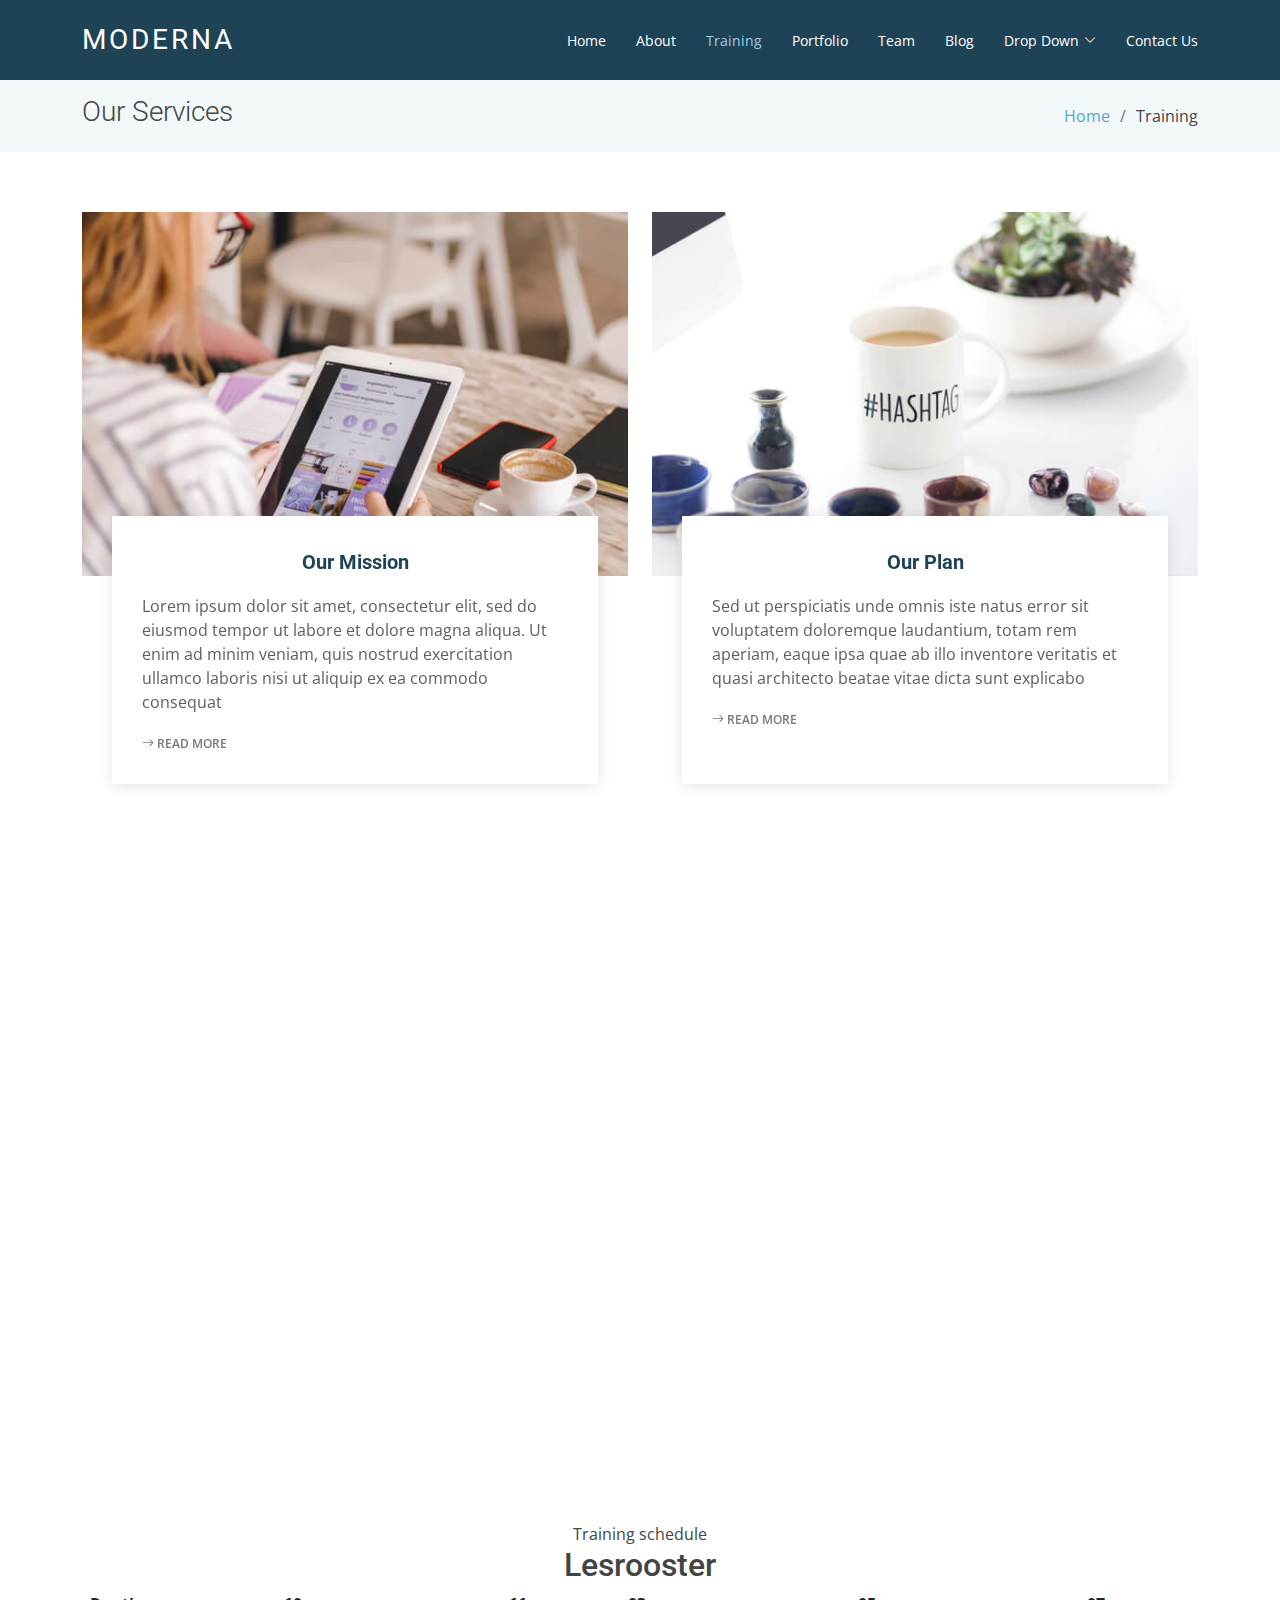
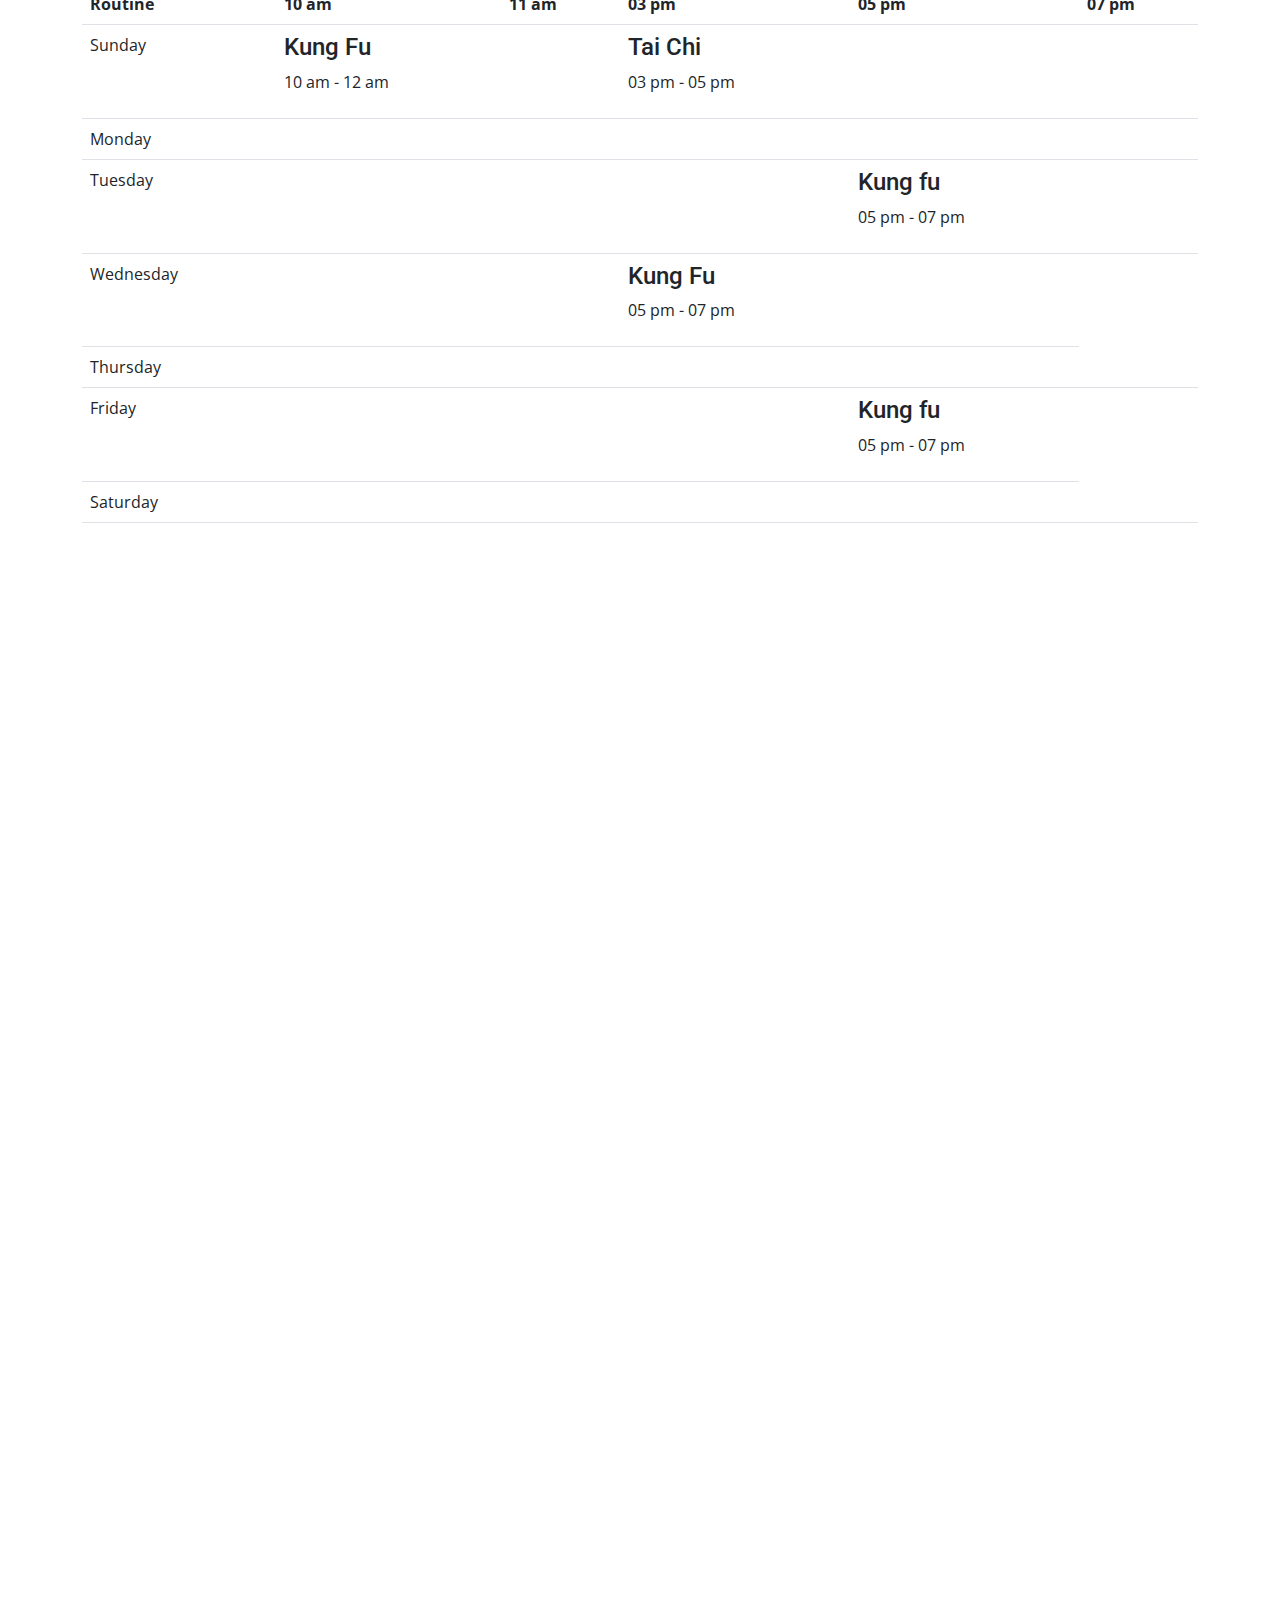
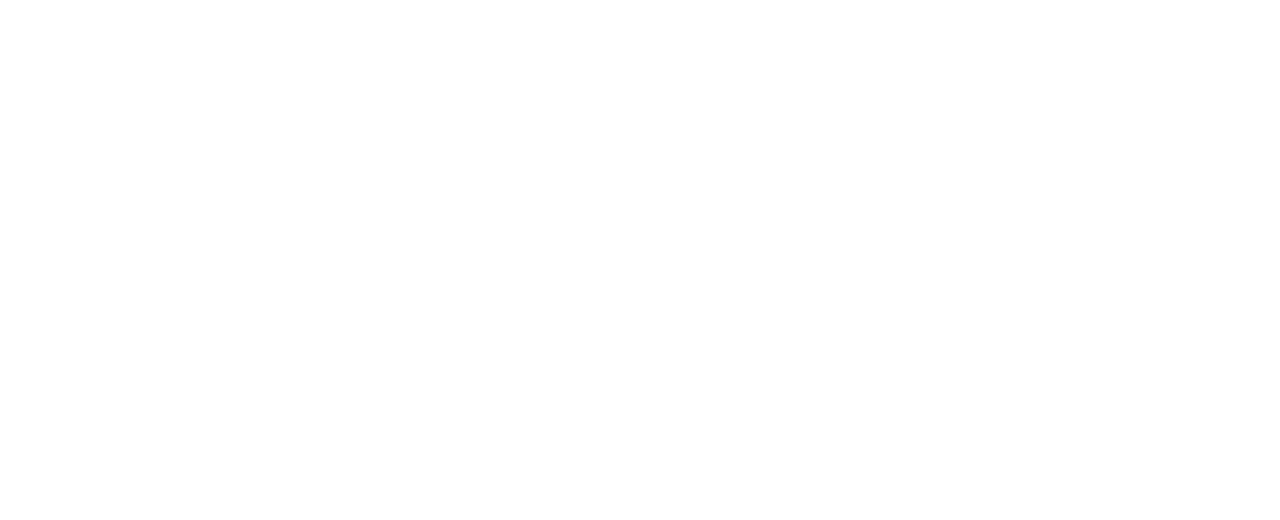
<file: services.html>
<!DOCTYPE html>
<html lang="en">

<head>
  <meta charset="utf-8">
  <meta content="width=device-width, initial-scale=1.0" name="viewport">

  <title>Services - Moderna Bootstrap Template</title>
  <meta content="" name="description">
  <meta content="" name="keywords">

  <!-- Favicons -->
  <link href="assets/img/favicon.png" rel="icon">
  <link href="assets/img/apple-touch-icon.png" rel="apple-touch-icon">

  <!-- Google Fonts -->
  <link href="https://fonts.googleapis.com/css?family=Open+Sans:300,300i,400,400i,600,600i,700,700i|Roboto:300,300i,400,400i,500,500i,700,700i&display=swap" rel="stylesheet">

  <!-- Vendor CSS Files -->
  <link href="assets/vendor/animate.css/animate.min.css" rel="stylesheet">
  <link href="assets/vendor/aos/aos.css" rel="stylesheet">
  <link href="assets/vendor/bootstrap/css/bootstrap.min.css" rel="stylesheet">
  <link href="assets/vendor/bootstrap-icons/bootstrap-icons.css" rel="stylesheet">
  <link href="assets/vendor/boxicons/css/boxicons.min.css" rel="stylesheet">
  <link href="assets/vendor/glightbox/css/glightbox.min.css" rel="stylesheet">
  <link href="assets/vendor/swiper/swiper-bundle.min.css" rel="stylesheet">

  <!-- Template Main CSS File -->
  <link href="assets/css/style.css" rel="stylesheet">

  <!-- =======================================================
  * Template Name: Moderna - v4.10.1
  * Template URL: https://bootstrapmade.com/free-bootstrap-template-corporate-moderna/
  * Author: BootstrapMade.com
  * License: https://bootstrapmade.com/license/
  ======================================================== -->
</head>

<body>

  <!-- ======= Header ======= -->
  <header id="header" class="fixed-top d-flex align-items-center ">
    <div class="container d-flex justify-content-between align-items-center">

      <div class="logo">
        <h1 class="text-light"><a href="index.html"><span>Moderna</span></a></h1>
        <!-- Uncomment below if you prefer to use an image logo -->
        <!-- <a href="index.html"><img src="assets/img/logo.png" alt="" class="img-fluid"></a>-->
      </div>

      <nav id="navbar" class="navbar">
        <ul>
          <li><a class="" href="index.html">Home</a></li>
          <li><a href="about.html">About</a></li>
          <li><a class="active" href="services.html">Training</a></li>
          <li><a href="portfolio.html">Portfolio</a></li>
          <li><a href="team.html">Team</a></li>
          <li><a href="blog.html">Blog</a></li>
          <li class="dropdown"><a href="#"><span>Drop Down</span> <i class="bi bi-chevron-down"></i></a>
            <ul>
              <li><a href="#">Drop Down 1</a></li>
              <li class="dropdown"><a href="#"><span>Deep Drop Down</span> <i class="bi bi-chevron-right"></i></a>
                <ul>
                  <li><a href="#">Deep Drop Down 1</a></li>
                  <li><a href="#">Deep Drop Down 2</a></li>
                  <li><a href="#">Deep Drop Down 3</a></li>
                  <li><a href="#">Deep Drop Down 4</a></li>
                  <li><a href="#">Deep Drop Down 5</a></li>
                </ul>
              </li>
              <li><a href="#">Drop Down 2</a></li>
              <li><a href="#">Drop Down 3</a></li>
              <li><a href="#">Drop Down 4</a></li>
            </ul>
          </li>
          <li><a href="contact.html">Contact Us</a></li>
        </ul>
        <i class="bi bi-list mobile-nav-toggle"></i>
      </nav><!-- .navbar -->

    </div>
  </header><!-- End Header -->

  <main id="main">

    <!-- ======= Our Services Section ======= -->
    <section class="breadcrumbs">
      <div class="container">

        <div class="d-flex justify-content-between align-items-center">
          <h2>Our Services</h2>
          <ol>
            <li><a href="index.html">Home</a></li>
            <li>Training </li>
          </ol>
        </div>

      </div>
    </section>
    
    <!-- ======= Service Details Section ======= -->
    <section class="service-details">
      <div class="container">

        <div class="row">
          <div class="col-md-6 d-flex align-items-stretch" data-aos="fade-up">
            <div class="card">
              <div class="card-img">
                <img src="assets/img/service-details-1.jpg" alt="...">
              </div>
              <div class="card-body">
                <h5 class="card-title"><a href="#">Our Mission</a></h5>
                <p class="card-text">Lorem ipsum dolor sit amet, consectetur elit, sed do eiusmod tempor ut labore et dolore magna aliqua. Ut enim ad minim veniam, quis nostrud exercitation ullamco laboris nisi ut aliquip ex ea commodo consequat</p>
                <div class="read-more"><a href="#"><i class="bi bi-arrow-right"></i> Read More</a></div>
              </div>
            </div>
          </div>
          <div class="col-md-6 d-flex align-items-stretch" data-aos="fade-up">
            <div class="card">
              <div class="card-img">
                <img src="assets/img/service-details-2.jpg" alt="...">
              </div>
              <div class="card-body">
                <h5 class="card-title"><a href="#">Our Plan</a></h5>
                <p class="card-text">Sed ut perspiciatis unde omnis iste natus error sit voluptatem doloremque laudantium, totam rem aperiam, eaque ipsa quae ab illo inventore veritatis et quasi architecto beatae vitae dicta sunt explicabo</p>
                <div class="read-more"><a href="#"><i class="bi bi-arrow-right"></i> Read More</a></div>
              </div>
            </div>

          </div>
          <div class="col-md-6 d-flex align-items-stretch" data-aos="fade-up">
            <div class="card">
              <div class="card-img">
                <img src="assets/img/service-details-3.jpg" alt="...">
              </div>
              <div class="card-body">
                <h5 class="card-title"><a href="#">Our Vision</a></h5>
                <p class="card-text">Nemo enim ipsam voluptatem quia voluptas sit aut odit aut fugit, sed quia magni dolores eos qui ratione voluptatem sequi nesciunt Neque porro quisquam est, qui dolorem ipsum quia dolor sit amet</p>
                <div class="read-more"><a href="#"><i class="bi bi-arrow-right"></i> Read More</a></div>
              </div>
            </div>
          </div>
          <div class="col-md-6 d-flex align-items-stretch" data-aos="fade-up">
            <div class="card">
              <div class="card-img">
                <img src="assets/img/service-details-4.jpg" alt="...">
              </div>
              <div class="card-body">
                <h5 class="card-title"><a href="#">Our Care</a></h5>
                <p class="card-text">Nostrum eum sed et autem dolorum perspiciatis. Magni porro quisquam laudantium voluptatem. In molestiae earum ab sit esse voluptatem. Eos ipsam cumque ipsum officiis qui nihil aut incidunt aut</p>
                <div class="read-more"><a href="#"><i class="bi bi-arrow-right"></i> Read More</a></div>
              </div>
            </div>
          </div>
        </div>

      </div>
    </section><!-- End Service Details Section -->
 
   
    <section >
      <div class="container">
        <div class=" w-md-75 w-lg-60 w-xl-55 mx-auto mb-6 text-center">
        <div class="subtitle alt-font"><span class="title">Training schedule</span></div>
        <h2 class="display-18 display-md-16 display-lg-14 mb-0">Lesrooster </h2>
        </div>
        <div class="row">
        <div class="col-md-12">
        <div class="schedule-table">
        <table class="table bg-white">
        <thead>
        <tr>
        <th>Routine</th>
        <th>10 am</th>
        <th>11 am</th>
        <th>03 pm</th>
        <th>05 pm</th>
        <th class="last">07 pm</th>
        </tr>
        </thead>
        <tbody>
        <tr>
        <td class="day">Sunday</td>
        <td class="active">
        <h4>Kung Fu</h4>
        <p>10 am - 12 am</p>
        
        </div>
        </td>
        <td></td>
        <td class="active">
        <h4>Tai Chi</h4>
        <p>03 pm - 05 pm</p>
        <div class="hover">
        </div>
        </td>
        <td ></td>
        </td>
        <td></td>
        </tr>
        <tr>
        <td class="day">Monday</td>
        <td></td>
        <td >
        </td>
        <td >
        
        </td>
        <td></td>
        <td >
        </td>
        </tr>
        <tr>
        <td class="day">Tuesday</td>
        <td >
        </td>
        <td></td>
        <td></td>
        <td class="active">
        <h4>Kung fu</h4>
        <p>05 pm - 07 pm</p>
      
        </td>
        <td >
        </td>
        </tr>
        <tr>
          <td class="day">Wednesday</td>
        </td>
        <td></td>
        <td>
        </td>
        <td class="active">
          <h4>Kung Fu</h4>
          <p>05 pm - 07 pm</p></td>
        <td >
        </td>
        </tr>
        <tr>
        <td class="day">Thursday</td>
        <td></td>
        <td >
        </td>
        <td></td>
        <td>
        </td>
        <td></td>
        </tr>
        <tr>
          <td class="day">Friday</td>
        
        <td></td>
        <td >
        </td>
        <td></td>
        <td class="active">
          <h4>Kung fu</h4>
          <p>05 pm - 07 pm</p>
        
          </td>
        </tr>
        <tr>
        <td class="day">Saturday</td>
        <td></td>
        <td></td>
        <td >
        </td>
        <td >
        </td>
        <td></td>
        </tr>
        </tbody>
        </table>
        </div>
        </div>
        </div>
        </div>

    </section>


    <!-- ======= Service Details Section ======= -->
    <!-- <section class="service-details">
      <div class="container">

        <div class="row">
          <div class="col-md-6 d-flex align-items-stretch" data-aos="fade-up">
            <div class="card">
              <div class="card-img">
                <img src="assets/img/service-details-1.jpg" alt="...">
              </div>
              <div class="card-body">
                <h5 class="card-title"><a href="#">Our Mission</a></h5>
                <p class="card-text">Lorem ipsum dolor sit amet, consectetur elit, sed do eiusmod tempor ut labore et dolore magna aliqua. Ut enim ad minim veniam, quis nostrud exercitation ullamco laboris nisi ut aliquip ex ea commodo consequat</p>
                <div class="read-more"><a href="#"><i class="bi bi-arrow-right"></i> Read More</a></div>
              </div>
            </div>
          </div>
          <div class="col-md-6 d-flex align-items-stretch" data-aos="fade-up">
            <div class="card">
              <div class="card-img">
                <img src="assets/img/service-details-2.jpg" alt="...">
              </div>
              <div class="card-body">
                <h5 class="card-title"><a href="#">Our Plan</a></h5>
                <p class="card-text">Sed ut perspiciatis unde omnis iste natus error sit voluptatem doloremque laudantium, totam rem aperiam, eaque ipsa quae ab illo inventore veritatis et quasi architecto beatae vitae dicta sunt explicabo</p>
                <div class="read-more"><a href="#"><i class="bi bi-arrow-right"></i> Read More</a></div>
              </div>
            </div>

          </div>
          <div class="col-md-6 d-flex align-items-stretch" data-aos="fade-up">
            <div class="card">
              <div class="card-img">
                <img src="assets/img/service-details-3.jpg" alt="...">
              </div>
              <div class="card-body">
                <h5 class="card-title"><a href="#">Our Vision</a></h5>
                <p class="card-text">Nemo enim ipsam voluptatem quia voluptas sit aut odit aut fugit, sed quia magni dolores eos qui ratione voluptatem sequi nesciunt Neque porro quisquam est, qui dolorem ipsum quia dolor sit amet</p>
                <div class="read-more"><a href="#"><i class="bi bi-arrow-right"></i> Read More</a></div>
              </div>
            </div>
          </div>
          <div class="col-md-6 d-flex align-items-stretch" data-aos="fade-up">
            <div class="card">
              <div class="card-img">
                <img src="assets/img/service-details-4.jpg" alt="...">
              </div>
              <div class="card-body">
                <h5 class="card-title"><a href="#">Our Care</a></h5>
                <p class="card-text">Nostrum eum sed et autem dolorum perspiciatis. Magni porro quisquam laudantium voluptatem. In molestiae earum ab sit esse voluptatem. Eos ipsam cumque ipsum officiis qui nihil aut incidunt aut</p>
                <div class="read-more"><a href="#"><i class="bi bi-arrow-right"></i> Read More</a></div>
              </div>
            </div>
          </div>
        </div>

      </div>
    </section>End Service Details Section -->

    <!-- ======= Pricing Section ======= -->
    <section class="pricing section-bg" data-aos="fade-up">
      <div class="container">

        <div class="section-title">
          <h2>Pricing</h2>
          <p>Magnam dolores commodi suscipit. Necessitatibus eius consequatur ex aliquid fuga eum quidem. Sit sint consectetur velit. Quisquam quos quisquam cupiditate. Et nemo qui impedit suscipit alias ea. Quia fugiat sit in iste officiis commodi quidem hic quas.</p>
        </div>

        <div class="row no-gutters">

          <div class="col-lg-4 box">
            <h3>Free</h3>
            <h4>$0<span>per month</span></h4>
            <ul>
              <li><i class="bx bx-check"></i> Quam adipiscing vitae proin</li>
              <li><i class="bx bx-check"></i> Nec feugiat nisl pretium</li>
              <li><i class="bx bx-check"></i> Nulla at volutpat diam uteera</li>
              <li class="na"><i class="bx bx-x"></i> <span>Pharetra massa massa ultricies</span></li>
              <li class="na"><i class="bx bx-x"></i> <span>Massa ultricies mi quis hendrerit</span></li>
            </ul>
            <a href="#" class="get-started-btn">Get Started</a>
          </div>

          <div class="col-lg-4 box featured">
            <h3>Business</h3>
            <h4>$29<span>per month</span></h4>
            <ul>
              <li><i class="bx bx-check"></i> Quam adipiscing vitae proin</li>
              <li><i class="bx bx-check"></i> Nec feugiat nisl pretium</li>
              <li><i class="bx bx-check"></i> Nulla at volutpat diam uteera</li>
              <li><i class="bx bx-check"></i> Pharetra massa massa ultricies</li>
              <li><i class="bx bx-check"></i> Massa ultricies mi quis hendrerit</li>
            </ul>
            <a href="#" class="get-started-btn">Get Started</a>
          </div>

          <div class="col-lg-4 box">
            <h3>Developer</h3>
            <h4>$49<span>per month</span></h4>
            <ul>
              <li><i class="bx bx-check"></i> Quam adipiscing vitae proin</li>
              <li><i class="bx bx-check"></i> Nec feugiat nisl pretium</li>
              <li><i class="bx bx-check"></i> Nulla at volutpat diam uteera</li>
              <li><i class="bx bx-check"></i> Pharetra massa massa ultricies</li>
              <li><i class="bx bx-check"></i> Massa ultricies mi quis hendrerit</li>
            </ul>
            <a href="#" class="get-started-btn">Get Started</a>
          </div>

        </div>

      </div>
    </section><!-- End Pricing Section -->

  </main><!-- End #main -->

  <!-- ======= Footer ======= -->
  <footer id="footer" data-aos="fade-up" data-aos-easing="ease-in-out" data-aos-duration="500">

    <div class="footer-newsletter">
      <div class="container">
        <div class="row">
          <div class="col-lg-6">
            <h4>Our Newsletter</h4>
            <p>Tamen quem nulla quae legam multos aute sint culpa legam noster magna</p>
          </div>
          <div class="col-lg-6">
            <form action="" method="post">
              <input type="email" name="email"><input type="submit" value="Subscribe">
            </form>
          </div>
        </div>
      </div>
    </div>

    <div class="footer-top">
      <div class="container">
        <div class="row">

          <div class="col-lg-3 col-md-6 footer-links">
            <h4>Useful Links</h4>
            <ul>
              <li><i class="bx bx-chevron-right"></i> <a href="#">Home</a></li>
              <li><i class="bx bx-chevron-right"></i> <a href="#">About us</a></li>
              <li><i class="bx bx-chevron-right"></i> <a href="#">Services</a></li>
              <li><i class="bx bx-chevron-right"></i> <a href="#">Terms of service</a></li>
              <li><i class="bx bx-chevron-right"></i> <a href="#">Privacy policy</a></li>
            </ul>
          </div>

          <div class="col-lg-3 col-md-6 footer-links">
            <h4>Our Services</h4>
            <ul>
              <li><i class="bx bx-chevron-right"></i> <a href="#">Web Design</a></li>
              <li><i class="bx bx-chevron-right"></i> <a href="#">Web Development</a></li>
              <li><i class="bx bx-chevron-right"></i> <a href="#">Product Management</a></li>
              <li><i class="bx bx-chevron-right"></i> <a href="#">Marketing</a></li>
              <li><i class="bx bx-chevron-right"></i> <a href="#">Graphic Design</a></li>
            </ul>
          </div>

          <div class="col-lg-3 col-md-6 footer-contact">
            <h4>Contact Us</h4>
            <p>
              A108 Adam Street <br>
              New York, NY 535022<br>
              United States <br><br>
              <strong>Phone:</strong> +1 5589 55488 55<br>
              <strong>Email:</strong> info@example.com<br>
            </p>

          </div>

          <div class="col-lg-3 col-md-6 footer-info">
            <h3>About Moderna</h3>
            <p>Cras fermentum odio eu feugiat lide par naso tierra. Justo eget nada terra videa magna derita valies darta donna mare fermentum iaculis eu non diam phasellus.</p>
            <div class="social-links mt-3">
              <a href="#" class="twitter"><i class="bx bxl-twitter"></i></a>
              <a href="#" class="facebook"><i class="bx bxl-facebook"></i></a>
              <a href="#" class="instagram"><i class="bx bxl-instagram"></i></a>
              <a href="#" class="linkedin"><i class="bx bxl-linkedin"></i></a>
            </div>
          </div>

        </div>
      </div>
    </div>

    <div class="container">
      <div class="copyright">
        &copy; Copyright <strong><span>Moderna</span></strong>. All Rights Reserved
      </div>
      <div class="credits">
        <!-- All the links in the footer should remain intact. -->
        <!-- You can delete the links only if you purchased the pro version. -->
        <!-- Licensing information: https://bootstrapmade.com/license/ -->
        <!-- Purchase the pro version with working PHP/AJAX contact form: https://bootstrapmade.com/free-bootstrap-template-corporate-moderna/ -->
        Designed by <a href="https://bootstrapmade.com/">BootstrapMade</a>
      </div>
    </div>
  </footer><!-- End Footer -->

  <a href="#" class="back-to-top d-flex align-items-center justify-content-center"><i class="bi bi-arrow-up-short"></i></a>

  <!-- Vendor JS Files -->
  <script src="assets/vendor/purecounter/purecounter_vanilla.js"></script>
  <script src="assets/vendor/aos/aos.js"></script>
  <script src="assets/vendor/bootstrap/js/bootstrap.bundle.min.js"></script>
  <script src="assets/vendor/glightbox/js/glightbox.min.js"></script>
  <script src="assets/vendor/isotope-layout/isotope.pkgd.min.js"></script>
  <script src="assets/vendor/swiper/swiper-bundle.min.js"></script>
  <script src="assets/vendor/waypoints/noframework.waypoints.js"></script>
  <script src="assets/vendor/php-email-form/validate.js"></script>

  <!-- Template Main JS File -->
  <script src="assets/js/main.js"></script>

</body>

</html>
</file>
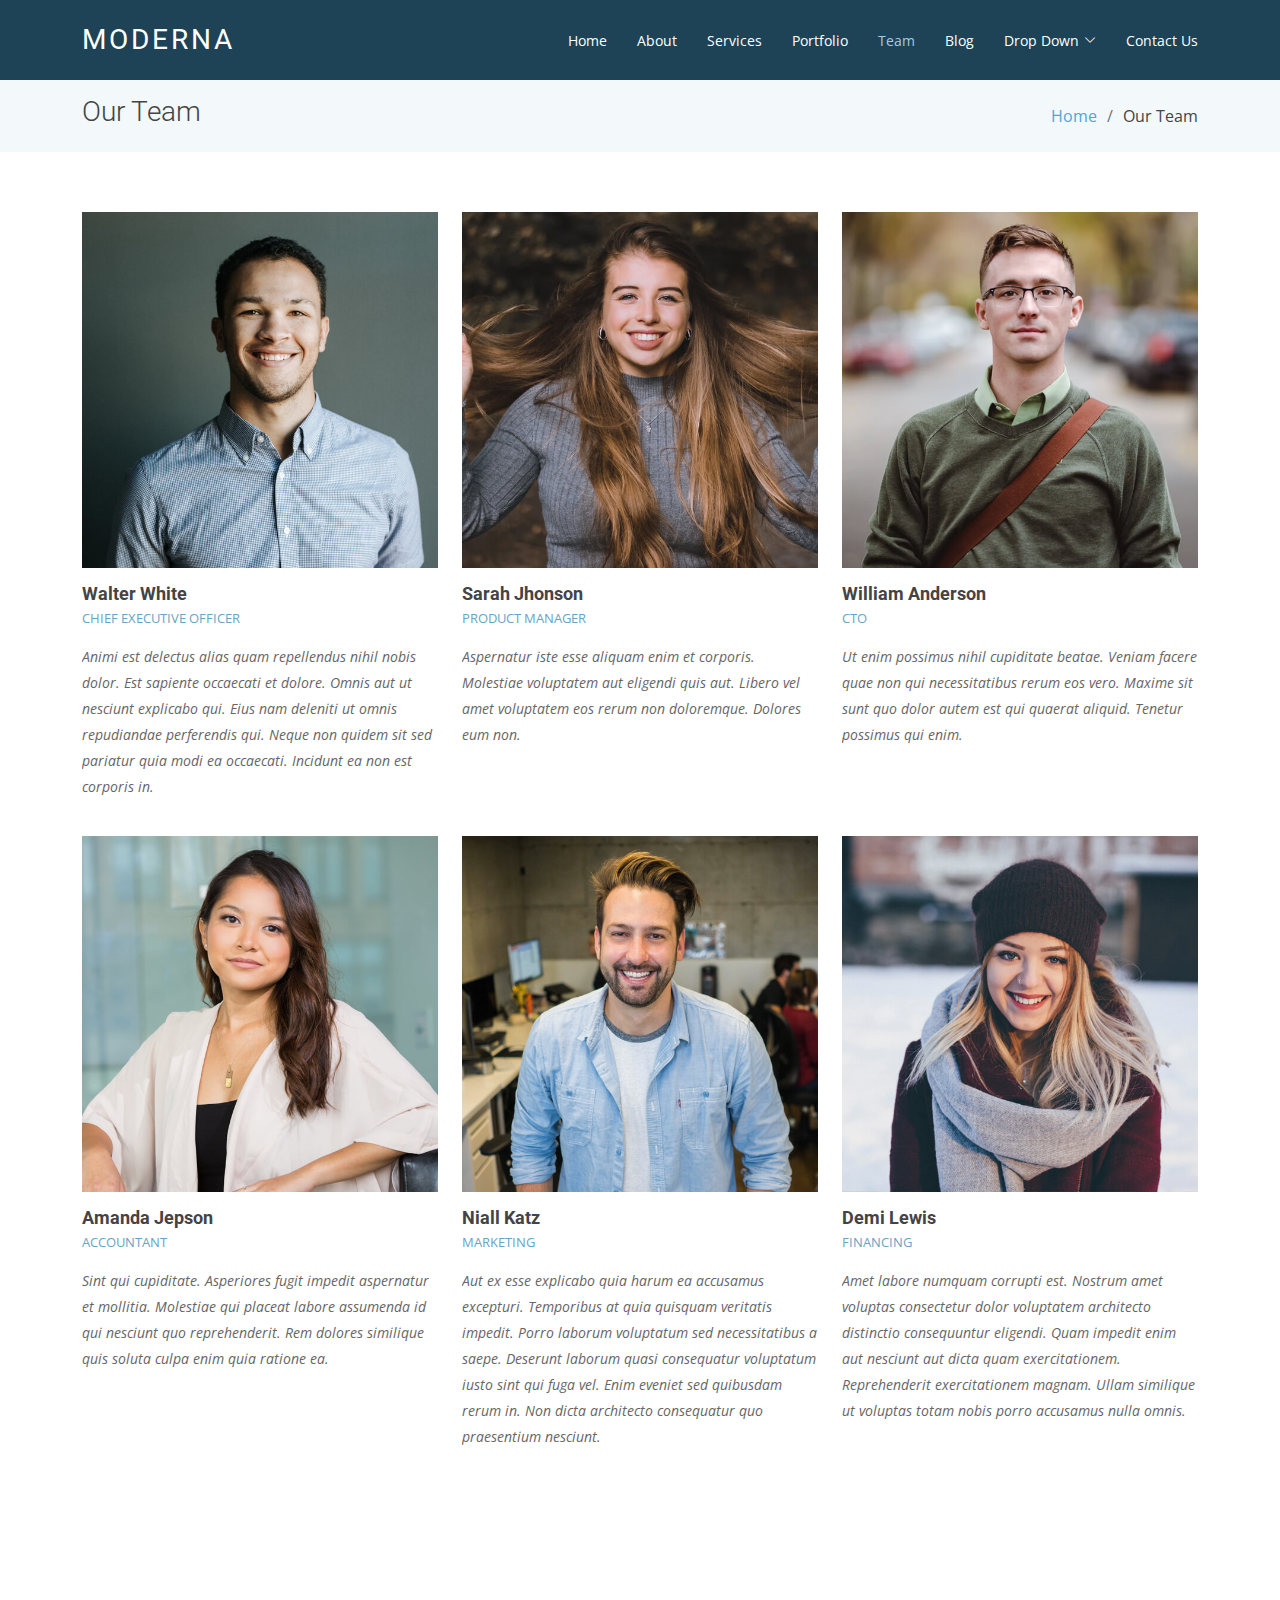
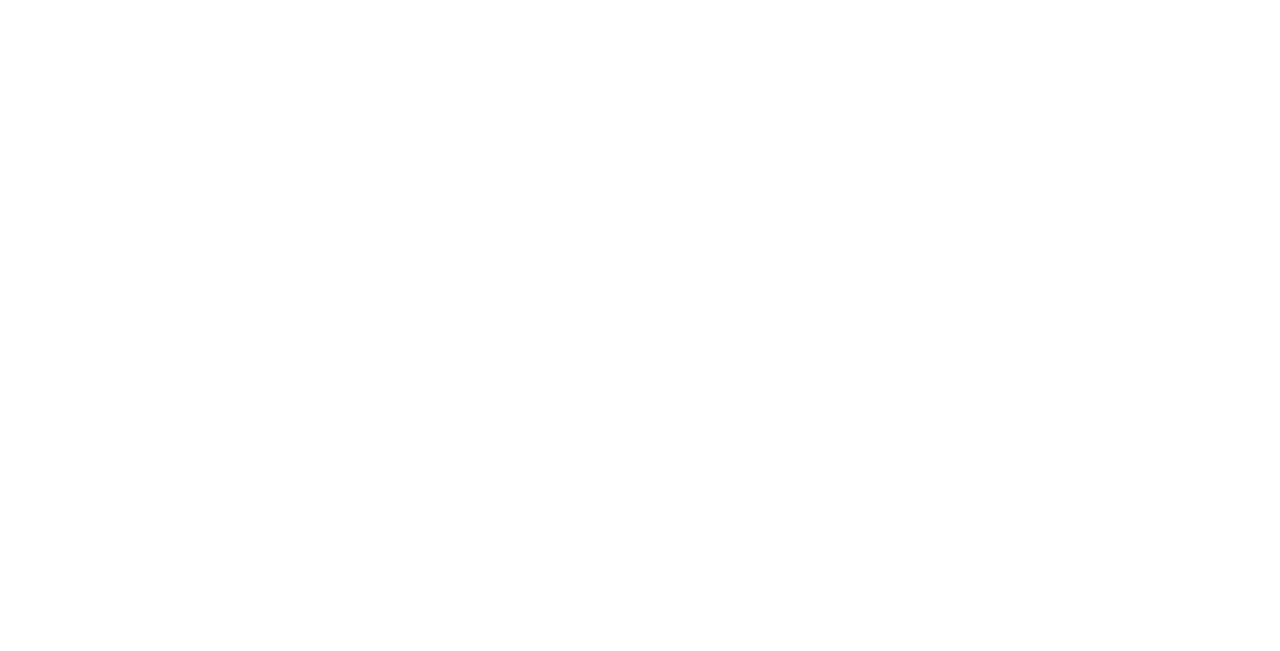
<file: team.html>
<!DOCTYPE html>
<html lang="en">

<head>
  <meta charset="utf-8">
  <meta content="width=device-width, initial-scale=1.0" name="viewport">

  <title>Team - Moderna Bootstrap Template</title>
  <meta content="" name="description">
  <meta content="" name="keywords">

  <!-- Favicons -->
  <link href="assets/img/favicon.png" rel="icon">
  <link href="assets/img/apple-touch-icon.png" rel="apple-touch-icon">

  <!-- Google Fonts -->
  <link href="https://fonts.googleapis.com/css?family=Open+Sans:300,300i,400,400i,600,600i,700,700i|Roboto:300,300i,400,400i,500,500i,700,700i&display=swap" rel="stylesheet">

  <!-- Vendor CSS Files -->
  <link href="assets/vendor/animate.css/animate.min.css" rel="stylesheet">
  <link href="assets/vendor/aos/aos.css" rel="stylesheet">
  <link href="assets/vendor/bootstrap/css/bootstrap.min.css" rel="stylesheet">
  <link href="assets/vendor/bootstrap-icons/bootstrap-icons.css" rel="stylesheet">
  <link href="assets/vendor/boxicons/css/boxicons.min.css" rel="stylesheet">
  <link href="assets/vendor/glightbox/css/glightbox.min.css" rel="stylesheet">
  <link href="assets/vendor/swiper/swiper-bundle.min.css" rel="stylesheet">

  <!-- Template Main CSS File -->
  <link href="assets/css/style.css" rel="stylesheet">

  <!-- =======================================================
  * Template Name: Moderna - v4.10.1
  * Template URL: https://bootstrapmade.com/free-bootstrap-template-corporate-moderna/
  * Author: BootstrapMade.com
  * License: https://bootstrapmade.com/license/
  ======================================================== -->
</head>

<body>

  <!-- ======= Header ======= -->
  <header id="header" class="fixed-top d-flex align-items-center ">
    <div class="container d-flex justify-content-between align-items-center">

      <div class="logo">
        <h1 class="text-light"><a href="index.html"><span>Moderna</span></a></h1>
        <!-- Uncomment below if you prefer to use an image logo -->
        <!-- <a href="index.html"><img src="assets/img/logo.png" alt="" class="img-fluid"></a>-->
      </div>

      <nav id="navbar" class="navbar">
        <ul>
          <li><a class="" href="index.html">Home</a></li>
          <li><a href="about.html">About</a></li>
          <li><a href="services.html">Services</a></li>
          <li><a href="portfolio.html">Portfolio</a></li>
          <li><a class="active" href="team.html">Team</a></li>
          <li><a href="blog.html">Blog</a></li>
          <li class="dropdown"><a href="#"><span>Drop Down</span> <i class="bi bi-chevron-down"></i></a>
            <ul>
              <li><a href="#">Drop Down 1</a></li>
              <li class="dropdown"><a href="#"><span>Deep Drop Down</span> <i class="bi bi-chevron-right"></i></a>
                <ul>
                  <li><a href="#">Deep Drop Down 1</a></li>
                  <li><a href="#">Deep Drop Down 2</a></li>
                  <li><a href="#">Deep Drop Down 3</a></li>
                  <li><a href="#">Deep Drop Down 4</a></li>
                  <li><a href="#">Deep Drop Down 5</a></li>
                </ul>
              </li>
              <li><a href="#">Drop Down 2</a></li>
              <li><a href="#">Drop Down 3</a></li>
              <li><a href="#">Drop Down 4</a></li>
            </ul>
          </li>
          <li><a href="contact.html">Contact Us</a></li>
        </ul>
        <i class="bi bi-list mobile-nav-toggle"></i>
      </nav><!-- .navbar -->

    </div>
  </header><!-- End Header -->

  <main id="main">

    <!-- ======= Our Team Section ======= -->
    <section class="breadcrumbs">
      <div class="container">

        <div class="d-flex justify-content-between align-items-center">
          <h2>Our Team</h2>
          <ol>
            <li><a href="index.html">Home</a></li>
            <li>Our Team</li>
          </ol>
        </div>

      </div>
    </section><!-- End Our Team Section -->

    <!-- ======= Team Section ======= -->
    <section class="team" data-aos="fade-up" data-aos-easing="ease-in-out" data-aos-duration="500">
      <div class="container">

        <div class="row">

          <div class="col-lg-4 col-md-6 d-flex align-items-stretch">
            <div class="member">
              <div class="member-img">
                <img src="assets/img/team/team-1.jpg" class="img-fluid" alt="">
                <div class="social">
                  <a href=""><i class="bi bi-twitter"></i></a>
                  <a href=""><i class="bi bi-facebook"></i></a>
                  <a href=""><i class="bi bi-instagram"></i></a>
                  <a href=""><i class="bi bi-linkedin"></i></a>
                </div>
              </div>
              <div class="member-info">
                <h4>Walter White</h4>
                <span>Chief Executive Officer</span>
                <p>Animi est delectus alias quam repellendus nihil nobis dolor. Est sapiente occaecati et dolore. Omnis aut ut nesciunt explicabo qui. Eius nam deleniti ut omnis repudiandae perferendis qui. Neque non quidem sit sed pariatur quia modi ea occaecati. Incidunt ea non est corporis in.</p>
              </div>
            </div>
          </div>

          <div class="col-lg-4 col-md-6 d-flex align-items-stretch">
            <div class="member">
              <div class="member-img">
                <img src="assets/img/team/team-2.jpg" class="img-fluid" alt="">
                <div class="social">
                  <a href=""><i class="bi bi-twitter"></i></a>
                  <a href=""><i class="bi bi-facebook"></i></a>
                  <a href=""><i class="bi bi-instagram"></i></a>
                  <a href=""><i class="bi bi-linkedin"></i></a>
                </div>
              </div>
              <div class="member-info">
                <h4>Sarah Jhonson</h4>
                <span>Product Manager</span>
                <p>Aspernatur iste esse aliquam enim et corporis. Molestiae voluptatem aut eligendi quis aut. Libero vel amet voluptatem eos rerum non doloremque. Dolores eum non.</p>
              </div>
            </div>
          </div>

          <div class="col-lg-4 col-md-6 d-flex align-items-stretch">
            <div class="member">
              <div class="member-img">
                <img src="assets/img/team/team-3.jpg" class="img-fluid" alt="">
                <div class="social">
                  <a href=""><i class="bi bi-twitter"></i></a>
                  <a href=""><i class="bi bi-facebook"></i></a>
                  <a href=""><i class="bi bi-instagram"></i></a>
                  <a href=""><i class="bi bi-linkedin"></i></a>
                </div>
              </div>
              <div class="member-info">
                <h4>William Anderson</h4>
                <span>CTO</span>
                <p>Ut enim possimus nihil cupiditate beatae. Veniam facere quae non qui necessitatibus rerum eos vero. Maxime sit sunt quo dolor autem est qui quaerat aliquid. Tenetur possimus qui enim.</p>
              </div>
            </div>
          </div>

          <div class="col-lg-4 col-md-6 d-flex align-items-stretch">
            <div class="member">
              <div class="member-img">
                <img src="assets/img/team/team-4.jpg" class="img-fluid" alt="">
                <div class="social">
                  <a href=""><i class="bi bi-twitter"></i></a>
                  <a href=""><i class="bi bi-facebook"></i></a>
                  <a href=""><i class="bi bi-instagram"></i></a>
                  <a href=""><i class="bi bi-linkedin"></i></a>
                </div>
              </div>
              <div class="member-info">
                <h4>Amanda Jepson</h4>
                <span>Accountant</span>
                <p>Sint qui cupiditate. Asperiores fugit impedit aspernatur et mollitia. Molestiae qui placeat labore assumenda id qui nesciunt quo reprehenderit. Rem dolores similique quis soluta culpa enim quia ratione ea.</p>
              </div>
            </div>
          </div>

          <div class="col-lg-4 col-md-6 d-flex align-items-stretch">
            <div class="member">
              <div class="member-img">
                <img src="assets/img/team/team-5.jpg" class="img-fluid" alt="">
                <div class="social">
                  <a href=""><i class="bi bi-twitter"></i></a>
                  <a href=""><i class="bi bi-facebook"></i></a>
                  <a href=""><i class="bi bi-instagram"></i></a>
                  <a href=""><i class="bi bi-linkedin"></i></a>
                </div>
              </div>
              <div class="member-info">
                <h4>Niall Katz</h4>
                <span>Marketing</span>
                <p>Aut ex esse explicabo quia harum ea accusamus excepturi. Temporibus at quia quisquam veritatis impedit. Porro laborum voluptatum sed necessitatibus a saepe. Deserunt laborum quasi consequatur voluptatum iusto sint qui fuga vel. Enim eveniet sed quibusdam rerum in. Non dicta architecto consequatur quo praesentium nesciunt.</p>
              </div>
            </div>
          </div>

          <div class="col-lg-4 col-md-6 d-flex align-items-stretch">
            <div class="member">
              <div class="member-img">
                <img src="assets/img/team/team-6.jpg" class="img-fluid" alt="">
                <div class="social">
                  <a href=""><i class="bi bi-twitter"></i></a>
                  <a href=""><i class="bi bi-facebook"></i></a>
                  <a href=""><i class="bi bi-instagram"></i></a>
                  <a href=""><i class="bi bi-linkedin"></i></a>
                </div>
              </div>
              <div class="member-info">
                <h4>Demi Lewis</h4>
                <span>Financing</span>
                <p>Amet labore numquam corrupti est. Nostrum amet voluptas consectetur dolor voluptatem architecto distinctio consequuntur eligendi. Quam impedit enim aut nesciunt aut dicta quam exercitationem. Reprehenderit exercitationem magnam. Ullam similique ut voluptas totam nobis porro accusamus nulla omnis.</p>
              </div>
            </div>
          </div>

        </div>

      </div>
    </section><!-- End Team Section -->

  </main><!-- End #main -->

  <!-- ======= Footer ======= -->
  <footer id="footer" data-aos="fade-up" data-aos-easing="ease-in-out" data-aos-duration="500">

    <div class="footer-newsletter">
      <div class="container">
        <div class="row">
          <div class="col-lg-6">
            <h4>Our Newsletter</h4>
            <p>Tamen quem nulla quae legam multos aute sint culpa legam noster magna</p>
          </div>
          <div class="col-lg-6">
            <form action="" method="post">
              <input type="email" name="email"><input type="submit" value="Subscribe">
            </form>
          </div>
        </div>
      </div>
    </div>

    <div class="footer-top">
      <div class="container">
        <div class="row">

          <div class="col-lg-3 col-md-6 footer-links">
            <h4>Useful Links</h4>
            <ul>
              <li><i class="bx bx-chevron-right"></i> <a href="#">Home</a></li>
              <li><i class="bx bx-chevron-right"></i> <a href="#">About us</a></li>
              <li><i class="bx bx-chevron-right"></i> <a href="#">Services</a></li>
              <li><i class="bx bx-chevron-right"></i> <a href="#">Terms of service</a></li>
              <li><i class="bx bx-chevron-right"></i> <a href="#">Privacy policy</a></li>
            </ul>
          </div>

          <div class="col-lg-3 col-md-6 footer-links">
            <h4>Our Services</h4>
            <ul>
              <li><i class="bx bx-chevron-right"></i> <a href="#">Web Design</a></li>
              <li><i class="bx bx-chevron-right"></i> <a href="#">Web Development</a></li>
              <li><i class="bx bx-chevron-right"></i> <a href="#">Product Management</a></li>
              <li><i class="bx bx-chevron-right"></i> <a href="#">Marketing</a></li>
              <li><i class="bx bx-chevron-right"></i> <a href="#">Graphic Design</a></li>
            </ul>
          </div>

          <div class="col-lg-3 col-md-6 footer-contact">
            <h4>Contact Us</h4>
            <p>
              A108 Adam Street <br>
              New York, NY 535022<br>
              United States <br><br>
              <strong>Phone:</strong> +1 5589 55488 55<br>
              <strong>Email:</strong> info@example.com<br>
            </p>

          </div>

          <div class="col-lg-3 col-md-6 footer-info">
            <h3>About Moderna</h3>
            <p>Cras fermentum odio eu feugiat lide par naso tierra. Justo eget nada terra videa magna derita valies darta donna mare fermentum iaculis eu non diam phasellus.</p>
            <div class="social-links mt-3">
              <a href="#" class="twitter"><i class="bx bxl-twitter"></i></a>
              <a href="#" class="facebook"><i class="bx bxl-facebook"></i></a>
              <a href="#" class="instagram"><i class="bx bxl-instagram"></i></a>
              <a href="#" class="linkedin"><i class="bx bxl-linkedin"></i></a>
            </div>
          </div>

        </div>
      </div>
    </div>

    <div class="container">
      <div class="copyright">
        &copy; Copyright <strong><span>Moderna</span></strong>. All Rights Reserved
      </div>
      <div class="credits">
        <!-- All the links in the footer should remain intact. -->
        <!-- You can delete the links only if you purchased the pro version. -->
        <!-- Licensing information: https://bootstrapmade.com/license/ -->
        <!-- Purchase the pro version with working PHP/AJAX contact form: https://bootstrapmade.com/free-bootstrap-template-corporate-moderna/ -->
        Designed by <a href="https://bootstrapmade.com/">BootstrapMade</a>
      </div>
    </div>
  </footer><!-- End Footer -->

  <a href="#" class="back-to-top d-flex align-items-center justify-content-center"><i class="bi bi-arrow-up-short"></i></a>

  <!-- Vendor JS Files -->
  <script src="assets/vendor/purecounter/purecounter_vanilla.js"></script>
  <script src="assets/vendor/aos/aos.js"></script>
  <script src="assets/vendor/bootstrap/js/bootstrap.bundle.min.js"></script>
  <script src="assets/vendor/glightbox/js/glightbox.min.js"></script>
  <script src="assets/vendor/isotope-layout/isotope.pkgd.min.js"></script>
  <script src="assets/vendor/swiper/swiper-bundle.min.js"></script>
  <script src="assets/vendor/waypoints/noframework.waypoints.js"></script>
  <script src="assets/vendor/php-email-form/validate.js"></script>

  <!-- Template Main JS File -->
  <script src="assets/js/main.js"></script>

</body>

</html>
</file>
<file: assets/css/style.css>
/**
* Template Name: Moderna - v4.10.1
* Template URL: https://bootstrapmade.com/free-bootstrap-template-corporate-moderna/
* Author: BootstrapMade.com
* License: https://bootstrapmade.com/license/
*/

/*--------------------------------------------------------------
# General
--------------------------------------------------------------*/
body {
  font-family: "Open Sans", sans-serif;
  color: #444;
}

a {
  color: #4fa6d5;
  text-decoration: none;
}

a:hover {
  color: #45beff;
  text-decoration: none;
}

h1,
h2,
h3,
h4,
h5,
h6,
.font-primary {
  font-family: "Roboto", sans-serif;
}

/*--------------------------------------------------------------
# Back to top button
--------------------------------------------------------------*/
.back-to-top {
  position: fixed;
  visibility: hidden;
  opacity: 0;
  right: 15px;
  bottom: 15px;
  z-index: 99999;
  background: #68A4C4;
  width: 40px;
  height: 40px;
  border-radius: 4px;
  transition: all 0.4s;
}

.back-to-top i {
  font-size: 24px;
  color: #fff;
  line-height: 0;
}

.back-to-top:hover {
  background: #85b6cf;
  color: #fff;
}

.back-to-top.active {
  visibility: visible;
  opacity: 1;
}

/*--------------------------------------------------------------
# Header
--------------------------------------------------------------*/
#header {
  height: 80px;
  transition: all 0.5s;
  z-index: 997;
  transition: all 0.5s;
  background: #1e4356;
}

#header.header-transparent {
  background: none;
}

#header.header-scrolled {
  background: rgba(30, 67, 86, 0.8);
  height: 60px;
}

#header .logo h1 {
  font-size: 28px;
  margin: 0;
  padding: 4px 0;
  line-height: 1;
  font-weight: 400;
  letter-spacing: 3px;
  text-transform: uppercase;
}

#header .logo h1 a,
#header .logo h1 a:hover {
  color: #fff;
  text-decoration: none;
}

#header .logo img {
  padding: 0;
  margin: 0;
  max-height: 40px;
}

#main {
  margin-top: 80px;
}

/*--------------------------------------------------------------
# Navigation Menu
--------------------------------------------------------------*/
/**
* Desktop Navigation 
*/
.navbar {
  padding: 0;
}

.navbar ul {
  margin: 0;
  padding: 0;
  display: flex;
  list-style: none;
  align-items: center;
}

.navbar li {
  position: relative;
}

.navbar a,
.navbar a:focus {
  display: flex;
  align-items: center;
  justify-content: space-between;
  padding: 10px 0 10px 30px;
  font-family: "Open Sans", sans-serif;
  font-size: 14px;
  color: #fff;
  white-space: nowrap;
  transition: 0.3s;
}

.navbar a i,
.navbar a:focus i {
  font-size: 12px;
  line-height: 0;
  margin-left: 5px;
}

.navbar a:hover,
.navbar .active,
.navbar .active:focus,
.navbar li:hover>a {
  color: #a2cce3;
}

.navbar .dropdown ul {
  display: block;
  position: absolute;
  left: 14px;
  top: calc(100% + 30px);
  margin: 0;
  padding: 10px 0;
  z-index: 99;
  opacity: 0;
  visibility: hidden;
  background: #fff;
  box-shadow: 0px 0px 30px rgba(127, 137, 161, 0.25);
  transition: 0.3s;
}

.navbar .dropdown ul li {
  min-width: 200px;
}

.navbar .dropdown ul a {
  padding: 10px 20px;
  font-size: 14px;
  text-transform: none;
  color: #1c3745;
}

.navbar .dropdown ul a i {
  font-size: 12px;
}

.navbar .dropdown ul a:hover,
.navbar .dropdown ul .active:hover,
.navbar .dropdown ul li:hover>a {
  color: #68A4C4;
}

.navbar .dropdown:hover>ul {
  opacity: 1;
  top: 100%;
  visibility: visible;
}

.navbar .dropdown .dropdown ul {
  top: 0;
  left: calc(100% - 30px);
  visibility: hidden;
}

.navbar .dropdown .dropdown:hover>ul {
  opacity: 1;
  top: 0;
  left: 100%;
  visibility: visible;
}

@media (max-width: 1366px) {
  .navbar .dropdown .dropdown ul {
    left: -90%;
  }

  .navbar .dropdown .dropdown:hover>ul {
    left: -100%;
  }
}

/**
* Mobile Navigation 
*/
.mobile-nav-toggle {
  color: #fff;
  font-size: 28px;
  cursor: pointer;
  display: none;
  line-height: 0;
  transition: 0.5s;
}

@media (max-width: 991px) {
  .mobile-nav-toggle {
    display: block;
  }

  .navbar ul {
    display: none;
  }
}

.navbar-mobile {
  position: fixed;
  overflow: hidden;
  top: 0;
  right: 0;
  left: 0;
  bottom: 0;
  background: rgba(17, 38, 48, 0.9);
  transition: 0.3s;
}

.navbar-mobile .mobile-nav-toggle {
  position: absolute;
  top: 15px;
  right: 15px;
}

.navbar-mobile ul {
  display: block;
  position: absolute;
  top: 55px;
  right: 15px;
  bottom: 15px;
  left: 15px;
  padding: 10px 0;
  background-color: #fff;
  overflow-y: auto;
  transition: 0.3s;
}

.navbar-mobile a,
.navbar-mobile a:focus {
  padding: 10px 20px;
  font-size: 15px;
  color: #1e4356;
}

.navbar-mobile a:hover,
.navbar-mobile .active,
.navbar-mobile li:hover>a {
  color: #68A4C4;
}

.navbar-mobile .getstarted,
.navbar-mobile .getstarted:focus {
  margin: 15px;
}

.navbar-mobile .dropdown ul {
  position: static;
  display: none;
  margin: 10px 20px;
  padding: 10px 0;
  z-index: 99;
  opacity: 1;
  visibility: visible;
  background: #fff;
  box-shadow: 0px 0px 30px rgba(127, 137, 161, 0.25);
}

.navbar-mobile .dropdown ul li {
  min-width: 200px;
}

.navbar-mobile .dropdown ul a {
  padding: 10px 20px;
}

.navbar-mobile .dropdown ul a i {
  font-size: 12px;
}

.navbar-mobile .dropdown ul a:hover,
.navbar-mobile .dropdown ul .active:hover,
.navbar-mobile .dropdown ul li:hover>a {
  color: #68A4C4;
}

.navbar-mobile .dropdown>.dropdown-active {
  display: block;
}

/*--------------------------------------------------------------
# Hero Section
--------------------------------------------------------------*/
#hero {
  width: 100%;
  height: 90vh;
  overflow: hidden;
  position: relative;
}

#hero::after {
  content: "";
  position: absolute;
  left: 50%;
  top: 0;
  width: 130%;
  height: 95%;
  background: linear-gradient(to right, rgba(30, 67, 86, 0.8), rgba(30, 67, 86, 0.6)), url("../img/fu-bg.jpg") center top no-repeat;
  z-index: 0;
  border-radius: 0 0 50% 50%;
  transform: translateX(-50%) rotate(0deg);
}

#hero::before {
  content: "";
  position: absolute;
  left: 50%;
  top: 0;
  width: 130%;
  height: 96%;
  background: #68A4C4;
  opacity: 0.3;
  z-index: 0;
  border-radius: 0 0 50% 50%;
  transform: translateX(-50%) translateY(18px) rotate(2deg);
}

#hero .carousel-container {
  display: flex;
  justify-content: center;
  align-items: center;
  flex-direction: column;
  text-align: center;
  bottom: 0;
  top: 0;
  left: 0;
  right: 0;
}

#hero h2 {
  color: #fff;
  margin-bottom: 30px;
  font-size: 48px;
  font-weight: 700;
}

#hero p {
  width: 80%;
  -webkit-animation-delay: 0.4s;
  animation-delay: 0.4s;
  margin: 0 auto 30px auto;
  color: #fff;
}

#hero .carousel-control-prev,
#hero .carousel-control-next {
  width: 10%;
}

#hero .carousel-control-next-icon,
#hero .carousel-control-prev-icon {
  background: none;
  font-size: 48px;
  line-height: 1;
  width: auto;
  height: auto;
}

#hero .btn-get-started {
  font-family: "Roboto", sans-serif;
  font-weight: 500;
  font-size: 14px;
  letter-spacing: 1px;
  display: inline-block;
  padding: 12px 32px;
  border-radius: 50px;
  transition: 0.5s;
  line-height: 1;
  margin: 10px;
  color: #fff;
  -webkit-animation-delay: 0.8s;
  animation-delay: 0.8s;
  border: 2px solid #68A4C4;
}

#hero .btn-get-started:hover {
  background: #68A4C4;
  color: #fff;
  text-decoration: none;
}

@media (min-width: 1024px) {
  #hero p {
    width: 60%;
  }

  #hero .carousel-control-prev,
  #hero .carousel-control-next {
    width: 5%;
  }
}

@media (max-width: 768px) {
  #hero::after {
    width: 180%;
    height: 95%;
    border-radius: 0 0 50% 50%;
    transform: translateX(-50%) rotate(0deg);
  }

  #hero::before {
    top: 0;
    width: 180%;
    height: 94%;
    border-radius: 0 0 50% 50%;
    transform: translateX(-50%) translateY(20px) rotate(4deg);
  }
}

@media (max-width: 575px) {
  #hero h2 {
    font-size: 30px;
  }

  #hero::after {
    left: 40%;
    top: 0;
    width: 200%;
    height: 95%;
    border-radius: 0 0 50% 50%;
    transform: translateX(-50%) rotate(0deg);
  }

  #hero::before {
    left: 50%;
    top: 0;
    width: 200%;
    height: 94%;
    border-radius: 0 0 50% 50%;
    transform: translateX(-50%) translateY(20px) rotate(4deg);
  }
}

/*--------------------------------------------------------------
# Hero No Slider Section
--------------------------------------------------------------*/
#hero-no-slider {
  width: 100%;
  height: 100vh;
  overflow: hidden;
  position: relative;
  text-align: center;
}

#hero-no-slider::before {
  content: "";
  position: absolute;
  left: 0;
  top: 0;
  right: 0;
  bottom: 0;
  background: linear-gradient(to right, rgba(30, 67, 86, 0.8), rgba(30, 67, 86, 0.6)), url("../img/fu-bg.jpg") center top no-repeat;
}

#hero-no-slider h2 {
  color: #fff;
  margin-bottom: 15px;
  font-size: 48px;
  font-weight: 700;
}

#hero-no-slider p {
  color: #fff;
}

#hero-no-slider .btn-get-started {
  font-family: "Roboto", sans-serif;
  font-weight: 500;
  font-size: 14px;
  letter-spacing: 1px;
  display: inline-block;
  padding: 12px 32px;
  border-radius: 50px;
  transition: 0.5s;
  line-height: 1;
  margin: 10px;
  color: #fff;
  -webkit-animation-delay: 0.8s;
  animation-delay: 0.8s;
  border: 2px solid #68A4C4;
}

#hero-no-slider .btn-get-started:hover {
  background: #68A4C4;
  color: #fff;
  text-decoration: none;
}

@media (max-width: 575px) {
  #hero-no-slider h2 {
    font-size: 30px;
  }
}

/*--------------------------------------------------------------
# Sections General
--------------------------------------------------------------*/
section {
  padding: 60px 0;
}

.section-bg {
  background-color: #f3f8fa;
}

.section-title {
  text-align: center;
  padding-bottom: 30px;
}

.section-title h2 {
  font-size: 28px;
  font-weight: 400;
  margin-bottom: 20px;
  padding-bottom: 20px;
  position: relative;
}

.section-title h2::before {
  content: "";
  position: absolute;
  display: block;
  width: 120px;
  height: 1px;
  background: #ddd;
  bottom: 1px;
  left: calc(50% - 60px);
}

.section-title h2::after {
  content: "";
  position: absolute;
  display: block;
  width: 40px;
  height: 3px;
  background: #68A4C4;
  bottom: 0;
  left: calc(50% - 20px);
}

.section-title p {
  margin-bottom: 0;
}

/*--------------------------------------------------------------
# Breadcrumbs
--------------------------------------------------------------*/
.breadcrumbs {
  padding: 15px 0;
  background-color: #f3f8fa;
  min-height: 40px;
}

.breadcrumbs h2 {
  font-size: 28px;
  font-weight: 300;
}

.breadcrumbs ol {
  display: flex;
  flex-wrap: wrap;
  list-style: none;
  padding: 0;
  margin: 0;
}

.breadcrumbs ol li+li {
  padding-left: 10px;
}

.breadcrumbs ol li+li::before {
  display: inline-block;
  padding-right: 10px;
  color: #6c757d;
  content: "/";
}

@media (max-width: 768px) {
  .breadcrumbs .d-flex {
    display: block !important;
  }

  .breadcrumbs ol {
    display: block;
  }

  .breadcrumbs ol li {
    display: inline-block;
  }
}

/*--------------------------------------------------------------
# Our Services
--------------------------------------------------------------*/
.services {
  padding-bottom: 20px;
}

.services .icon-box {
  padding: 30px;
  position: relative;
  overflow: hidden;
  margin: 0 0 40px 0;
  background: #fff;
  box-shadow: 0 5px 26px 0 rgba(68, 88, 144, 0.14);
  transition: all 0.3s ease-in-out;
  text-align: center;
  border: 1px solid #fff;
}

.services .icon {
  margin: 0 auto 20px auto;
  padding-top: 17px;
  display: inline-block;
  text-align: center;
  border-radius: 50%;
  width: 72px;
  height: 72px;
}

.services .icon i {
  font-size: 36px;
  line-height: 1;
}

.services .title {
  font-weight: 700;
  margin-bottom: 15px;
  font-size: 18px;
}

.services .title a {
  color: #111;
}

.services .description {
  font-size: 15px;
  line-height: 28px;
  margin-bottom: 0;
}

.services .icon-box-pink .icon {
  background: #fceef3;
}

.services .icon-box-pink .icon i {
  color: #ff689b;
}

.services .icon-box-pink:hover {
  border-color: #ff689b;
}

.services .icon-box-cyan .icon {
  background: #e6fdfc;
}

.services .icon-box-cyan .icon i {
  color: #3fcdc7;
}

.services .icon-box-cyan:hover {
  border-color: #3fcdc7;
}

.services .icon-box-green .icon {
  background: #eafde7;
}

.services .icon-box-green .icon i {
  color: #41cf2e;
}

.services .icon-box-green:hover {
  border-color: #41cf2e;
}

.services .icon-box-blue .icon {
  background: #e1eeff;
}

.services .icon-box-blue .icon i {
  color: #2282ff;
}

.services .icon-box-blue:hover {
  border-color: #2282ff;
}

/*--------------------------------------------------------------
# Why Us
--------------------------------------------------------------*/
.why-us .container {
  box-shadow: 0 5px 25px 0 rgba(214, 215, 216, 0.6);
  background: #fff;
}

.why-us .icon-box+.icon-box {
  margin-top: 50px;
}

.why-us .icon-box .icon {
  float: left;
  display: flex;
  align-items: center;
  justify-content: center;
  width: 72px;
  height: 72px;
  background: #f3f8fa;
  border-radius: 6px;
  transition: 0.5s;
}

.why-us .icon-box .icon i {
  color: #68A4C4;
  font-size: 32px;
}

.why-us .icon-box:hover .icon {
  background: #68A4C4;
}

.why-us .icon-box:hover .icon i {
  color: #fff;
}

.why-us .icon-box .title {
  margin-left: 95px;
  font-weight: 700;
  margin-bottom: 10px;
  font-size: 18px;
  text-transform: uppercase;
}

.why-us .icon-box .title a {
  color: #343a40;
  transition: 0.3s;
}

.why-us .icon-box .title a:hover {
  color: #68A4C4;
}

.why-us .icon-box .description {
  margin-left: 95px;
  line-height: 24px;
  font-size: 14px;
}

.why-us .video-box {
  position: relative;
}

.why-us .video-box img {
  padding-top: 15px;
  padding-bottom: 15px;
}

.why-us .play-btn {
  width: 94px;
  height: 94px;
  background: radial-gradient(#68A4C4 50%, rgba(104, 164, 196, 0.4) 52%);
  border-radius: 50%;
  display: block;
  position: absolute;
  left: calc(50% - 47px);
  top: calc(50% - 47px);
  overflow: hidden;
}

.why-us .play-btn::after {
  content: "";
  position: absolute;
  left: 50%;
  top: 50%;
  transform: translateX(-40%) translateY(-50%);
  width: 0;
  height: 0;
  border-top: 10px solid transparent;
  border-bottom: 10px solid transparent;
  border-left: 15px solid #fff;
  z-index: 100;
  transition: all 400ms cubic-bezier(0.55, 0.055, 0.675, 0.19);
}

.why-us .play-btn::before {
  content: "";
  position: absolute;
  width: 120px;
  height: 120px;
  -webkit-animation-delay: 0s;
  animation-delay: 0s;
  -webkit-animation: pulsate-btn 2s;
  animation: pulsate-btn 2s;
  -webkit-animation-direction: forwards;
  animation-direction: forwards;
  -webkit-animation-iteration-count: infinite;
  animation-iteration-count: infinite;
  -webkit-animation-timing-function: steps;
  animation-timing-function: steps;
  opacity: 1;
  border-radius: 50%;
  border: 5px solid rgba(104, 164, 196, 0.7);
  top: -15%;
  left: -15%;
  background: rgba(198, 16, 0, 0);
}

.why-us .play-btn:hover::after {
  border-left: 15px solid #68A4C4;
  transform: scale(20);
}

.why-us .play-btn:hover::before {
  content: "";
  position: absolute;
  left: 50%;
  top: 50%;
  transform: translateX(-40%) translateY(-50%);
  width: 0;
  height: 0;
  border: none;
  border-top: 10px solid transparent;
  border-bottom: 10px solid transparent;
  border-left: 15px solid #fff;
  z-index: 200;
  -webkit-animation: none;
  animation: none;
  border-radius: 0;
}

@-webkit-keyframes pulsate-btn {
  0% {
    transform: scale(0.6, 0.6);
    opacity: 1;
  }

  100% {
    transform: scale(1, 1);
    opacity: 0;
  }
}

@keyframes pulsate-btn {
  0% {
    transform: scale(0.6, 0.6);
    opacity: 1;
  }

  100% {
    transform: scale(1, 1);
    opacity: 0;
  }
}

/*--------------------------------------------------------------
# Features
--------------------------------------------------------------*/
.features .row+.row {
  margin-top: 100px;
}

.features h3 {
  font-weight: 400;
  font-size: 24px;
}

.features ul {
  list-style: none;
  padding: 0;
}

.features ul li {
  padding-bottom: 10px;
}

.features ul i {
  font-size: 20px;
  padding-right: 4px;
  color: #68A4C4;
}

.features p:last-child {
  margin-bottom: 0;
}

/*--------------------------------------------------------------
# About
--------------------------------------------------------------*/
.about h3 {
  font-weight: 400;
  font-size: 26px;
}

.about ul {
  list-style: none;
  padding: 0;
}

.about ul li {
  padding-bottom: 10px;
}

.about ul i {
  font-size: 20px;
  padding-right: 4px;
  color: #68A4C4;
}

.about p:last-child {
  margin-bottom: 0;
}

/*--------------------------------------------------------------
# Facts
--------------------------------------------------------------*/
.facts .counters span {
  font-size: 48px;
  display: block;
  color: #68A4C4;
}

.facts .counters p {
  padding: 0;
  margin: 0 0 20px 0;
  font-family: "Roboto", sans-serif;
  font-size: 14px;
}

/*--------------------------------------------------------------
# Our Skills
--------------------------------------------------------------*/
.skills {
  padding: 60px 0;
}

.skills .progress {
  height: 35px;
  margin-bottom: 10px;
}

.skills .progress .skill {
  line-height: 35px;
  padding: 0;
  margin: 0 0 0 20px;
  text-transform: uppercase;
}

.skills .progress .skill .val {
  float: right;
  font-style: normal;
  margin: 0 20px 0 0;
}

.skills .progress-bar {
  width: 1px;
  text-align: left;
  transition: 0.9s;
}

/*--------------------------------------------------------------
# Tetstimonials
--------------------------------------------------------------*/
.testimonials {
  padding: 60px 0;
}

.testimonials .section-header {
  margin-bottom: 40px;
}

.testimonials .testimonials-carousel {
  overflow: hidden;
}

.testimonials .testimonial-item {
  text-align: center;
}

.testimonials .testimonial-item .testimonial-img {
  width: 120px;
  border-radius: 50%;
  border: 4px solid #fff;
  margin: 0 auto;
}

.testimonials .testimonial-item h3 {
  font-size: 20px;
  font-weight: bold;
  margin: 10px 0 5px 0;
  color: #111;
}

.testimonials .testimonial-item h4 {
  font-size: 14px;
  color: #999;
  margin: 0 0 15px 0;
}

.testimonials .testimonial-item .quote-icon-left,
.testimonials .testimonial-item .quote-icon-right {
  color: #fbfcfd;
  font-size: 26px;
}

.testimonials .testimonial-item .quote-icon-left {
  display: inline-block;
  left: -5px;
  position: relative;
}

.testimonials .testimonial-item .quote-icon-right {
  display: inline-block;
  right: -5px;
  position: relative;
  top: 10px;
}

.testimonials .testimonial-item p {
  font-style: italic;
  margin: 0 auto 15px auto;
}

.testimonials .swiper-pagination {
  margin-top: 20px;
  position: relative;
}

.testimonials .swiper-pagination .swiper-pagination-bullet {
  width: 12px;
  height: 12px;
  background-color: #fff;
  opacity: 1;
  border: 1px solid #68A4C4;
}

.testimonials .swiper-pagination .swiper-pagination-bullet-active {
  background-color: #68A4C4;
}

/*--------------------------------------------------------------
# Service Details
--------------------------------------------------------------*/
.service-details {
  padding-bottom: 10px;
}

.service-details .card {
  border: 0;
  padding: 0 30px;
  margin-bottom: 60px;
  position: relative;
}

.service-details .card-img {
  width: calc(100% + 60px);
  margin-left: -30px;
  overflow: hidden;
  z-index: 9;
  border-radius: 0;
}

.service-details .card-img img {
  max-width: 100%;
  transition: all 0.3s ease-in-out;
}

.service-details .card-body {
  z-index: 10;
  background: #fff;
  border-top: 4px solid #fff;
  padding: 30px;
  box-shadow: 0px 2px 15px rgba(0, 0, 0, 0.1);
  margin-top: -60px;
  transition: 0.3s;
}

.service-details .card-title {
  font-weight: 700;
  text-align: center;
  margin-bottom: 20px;
}

.service-details .card-title a {
  color: #1e4356;
  transition: 0.3s;
}

.service-details .card-text {
  color: #5e5e5e;
}

.service-details .read-more a {
  color: #777777;
  text-transform: uppercase;
  font-weight: 600;
  font-size: 12px;
  transition: 0.3s;
}

.service-details .read-more a:hover {
  color: #68A4C4;
}

.service-details .card:hover img {
  transform: scale(1.1);
}

.service-details .card:hover .card-body {
  border-color: #68A4C4;
}

.service-details .card:hover .card-body .card-title a {
  color: #68A4C4;
}

/*--------------------------------------------------------------
# Pricing
--------------------------------------------------------------*/
.pricing .row {
  padding-top: 40px;
}

.pricing .box {
  padding: 40px;
  margin-bottom: 30px;
  box-shadow: 0px 0px 30px rgba(73, 78, 92, 0.15);
  background: #fff;
  text-align: center;
}

.pricing h3 {
  font-weight: 300;
  margin-bottom: 15px;
  font-size: 28px;
}

.pricing h4 {
  font-size: 46px;
  color: #68A4C4;
  font-weight: 400;
  font-family: "Open Sans", sans-serif;
  margin-bottom: 25px;
}

.pricing h4 span {
  color: #bababa;
  font-size: 18px;
  display: block;
}

.pricing ul {
  padding: 0;
  list-style: none;
  color: #999;
  text-align: left;
  line-height: 20px;
}

.pricing ul li {
  padding-bottom: 12px;
}

.pricing ul i {
  color: #68A4C4;
  font-size: 18px;
  padding-right: 4px;
}

.pricing ul .na {
  color: #ccc;
}

.pricing ul .na i {
  color: #ccc;
}

.pricing ul .na span {
  text-decoration: line-through;
}

.pricing .get-started-btn {
  background: #1e4356;
  display: inline-block;
  padding: 6px 30px;
  border-radius: 20px;
  color: #fff;
  transition: none;
  font-size: 14px;
  font-weight: 400;
  font-family: "Roboto", sans-serif;
  transition: 0.3s;
}

.pricing .get-started-btn:hover {
  background: #68A4C4;
}

.pricing .featured {
  z-index: 10;
  margin: -30px -5px 0 -5px;
}

.pricing .featured .get-started-btn {
  background: #68A4C4;
}

.pricing .featured .get-started-btn:hover {
  background: #85b6cf;
}

@media (max-width: 992px) {
  .pricing .box {
    max-width: 60%;
    margin: 0 auto 30px auto;
  }
}

@media (max-width: 767px) {
  .pricing .box {
    max-width: 80%;
    margin: 0 auto 30px auto;
  }
}

@media (max-width: 420px) {
  .pricing .box {
    max-width: 100%;
    margin: 0 auto 30px auto;
  }
}

/*--------------------------------------------------------------
# Portfolio
--------------------------------------------------------------*/
.portfolio {
  padding-bottom: 60px;
}

.portfolio #portfolio-flters {
  padding: 0;
  margin: 0 0 35px 0;
  list-style: none;
  text-align: center;
}

.portfolio #portfolio-flters li {
  cursor: pointer;
  margin: 0 12px 5px 12px;
  display: inline-block;
  padding: 0 4px 6px 4px;
  font-size: 16px;
  font-weight: 500;
  line-height: 20px;
  color: #444;
  transition: all 0.3s ease-in-out;
  border-bottom: 2px solid #fff;
  font-family: "Roboto", sans-serif;
}

.portfolio #portfolio-flters li:hover,
.portfolio #portfolio-flters li.filter-active {
  border-color: #68A4C4;
  color: #68A4C4;
}

.portfolio .portfolio-item {
  background: #1e4356;
  overflow: hidden;
  min-height: 200px;
  position: relative;
  border-radius: 4px;
  margin: 0 0 30px 0;
}

.portfolio .portfolio-item img {
  transition: all 0.3s ease-in-out;
}

.portfolio .portfolio-item .portfolio-info {
  opacity: 0;
  position: absolute;
  transition: all 0.3s linear;
  text-align: center;
  top: 10%;
  left: 0;
  right: 0;
}

.portfolio .portfolio-item .portfolio-info h3 {
  font-size: 22px;
  color: #fff;
  font-weight: bold;
}

.portfolio .portfolio-item .portfolio-info a i {
  color: rgba(255, 255, 255, 0.6);
  font-size: 28px;
  transition: 0.3s;
}

.portfolio .portfolio-item .portfolio-info a i:hover {
  color: white;
}

.portfolio .portfolio-item:hover img {
  opacity: 0.6;
  transform: scale(1.1);
}

.portfolio .portfolio-item:hover .portfolio-info {
  opacity: 1;
  top: calc(50% - 30px);
}

/*--------------------------------------------------------------
# Portfolio Details
--------------------------------------------------------------*/
.portfolio-details {
  padding-top: 40px;
}

.portfolio-details .portfolio-details-slider img {
  width: 100%;
}

.portfolio-details .portfolio-details-slider .swiper-pagination {
  margin-top: 20px;
  position: relative;
}

.portfolio-details .portfolio-details-slider .swiper-pagination .swiper-pagination-bullet {
  width: 12px;
  height: 12px;
  background-color: #fff;
  opacity: 1;
  border: 1px solid #68A4C4;
}

.portfolio-details .portfolio-details-slider .swiper-pagination .swiper-pagination-bullet-active {
  background-color: #68A4C4;
}

.portfolio-details .portfolio-info {
  padding: 30px;
  box-shadow: 0px 0 30px rgba(30, 67, 86, 0.08);
}

.portfolio-details .portfolio-info h3 {
  font-size: 22px;
  font-weight: 700;
  margin-bottom: 20px;
  padding-bottom: 20px;
  border-bottom: 1px solid #eee;
}

.portfolio-details .portfolio-info ul {
  list-style: none;
  padding: 0;
  font-size: 15px;
}

.portfolio-details .portfolio-info ul li+li {
  margin-top: 10px;
}

.portfolio-details .portfolio-description {
  padding-top: 30px;
}

.portfolio-details .portfolio-description h2 {
  font-size: 26px;
  font-weight: 700;
  margin-bottom: 20px;
}

.portfolio-details .portfolio-description p {
  padding: 0;
}

/*--------------------------------------------------------------
# Team
--------------------------------------------------------------*/
.team {
  background: #fff;
  padding-bottom: 30px;
}

.team .member {
  margin-bottom: 20px;
  overflow: hidden;
}

.team .member .member-img {
  position: relative;
  overflow: hidden;
}

.team .member .social {
  position: absolute;
  left: 0;
  bottom: -40px;
  right: 0;
  height: 40px;
  opacity: 0;
  transition: bottom ease-in-out 0.4s;
  text-align: center;
  background: rgba(30, 67, 86, 0.8);
  display: flex;
  align-items: center;
  justify-content: center;
}

.team .member .social a {
  transition: color 0.3s;
  color: #fff;
  margin: 0 12px;
  display: inline-block;
}

.team .member .social a:hover {
  color: #68A4C4;
}

.team .member .social i {
  font-size: 18px;
  margin: 0 2px;
}

.team .member .member-info h4 {
  font-weight: 700;
  margin: 15px 0 5px 0;
  font-size: 18px;
}

.team .member .member-info span {
  display: block;
  font-size: 13px;
  text-transform: uppercase;
  font-weight: 400;
  margin-bottom: 15px;
  color: #68A4C4;
}

.team .member .member-info p {
  font-style: italic;
  font-size: 14px;
  line-height: 26px;
  color: #666;
}

.team .member:hover .social {
  bottom: 0;
  opacity: 1;
  transition: bottom ease-in-out 0.4s;
}

.team .member:hover .social a,
.team .member:hover .social i {
  line-height: 0;
  font-size: 18px;
}

/*--------------------------------------------------------------
# Contact
--------------------------------------------------------------*/
.contact {
  padding-bottom: 30px;
}

.contact .info-box {
  color: #444;
  text-align: center;
  box-shadow: 0 0 30px rgba(214, 215, 216, 0.6);
  padding: 20px 0 30px 0;
  margin-bottom: 30px;
}

.contact .info-box i {
  font-size: 32px;
  color: #68A4C4;
  border-radius: 50%;
  padding: 8px;
  border: 2px dotted #a2cce3;
}

.contact .info-box h3 {
  font-size: 20px;
  color: #666;
  font-weight: 700;
  margin: 10px 0;
}

.contact .info-box p {
  padding: 0;
  line-height: 24px;
  font-size: 14px;
  margin-bottom: 0;
}

.contact .php-email-form {
  box-shadow: 0 0 30px rgba(214, 215, 216, 0.6);
  padding: 30px;
  margin-bottom: 30px;
}

.contact .php-email-form .error-message {
  display: none;
  color: #fff;
  background: #ed3c0d;
  text-align: left;
  padding: 15px;
  font-weight: 600;
}

.contact .php-email-form .error-message br+br {
  margin-top: 25px;
}

.contact .php-email-form .sent-message {
  display: none;
  color: #fff;
  background: #18d26e;
  text-align: center;
  padding: 15px;
  font-weight: 600;
}

.contact .php-email-form .loading {
  display: none;
  background: #fff;
  text-align: center;
  padding: 15px;
}

.contact .php-email-form .loading:before {
  content: "";
  display: inline-block;
  border-radius: 50%;
  width: 24px;
  height: 24px;
  margin: 0 10px -6px 0;
  border: 3px solid #18d26e;
  border-top-color: #eee;
  -webkit-animation: animate-loading 1s linear infinite;
  animation: animate-loading 1s linear infinite;
}

.contact .php-email-form input,
.contact .php-email-form textarea {
  border-radius: 0;
  box-shadow: none;
  font-size: 14px;
}

.contact .php-email-form input::focus,
.contact .php-email-form textarea::focus {
  background-color: #68A4C4;
}

.contact .php-email-form input {
  padding: 10px 15px;
}

.contact .php-email-form textarea {
  padding: 12px 15px;
}

.contact .php-email-form button[type=submit] {
  background: #68A4C4;
  border: 0;
  padding: 10px 24px;
  color: #fff;
  transition: 0.4s;
}

.contact .php-email-form button[type=submit]:hover {
  background: #8dbad2;
}

@-webkit-keyframes animate-loading {
  0% {
    transform: rotate(0deg);
  }

  100% {
    transform: rotate(360deg);
  }
}

@keyframes animate-loading {
  0% {
    transform: rotate(0deg);
  }

  100% {
    transform: rotate(360deg);
  }
}

/*--------------------------------------------------------------
# Map
--------------------------------------------------------------*/
.map {
  padding: 0;
  margin-bottom: -6px;
}

.map iframe {
  width: 100%;
  height: 380px;
}

/*--------------------------------------------------------------
# Blog
--------------------------------------------------------------*/
.blog {
  padding: 40px 0 20px 0;
}

.blog .entry {
  padding: 30px;
  margin-bottom: 60px;
  box-shadow: 0 4px 16px rgba(0, 0, 0, 0.1);
}

.blog .entry .entry-img {
  max-height: 440px;
  margin: -30px -30px 20px -30px;
  overflow: hidden;
}

.blog .entry .entry-title {
  font-size: 28px;
  font-weight: bold;
  padding: 0;
  margin: 0 0 20px 0;
}

.blog .entry .entry-title a {
  color: #1e4356;
  transition: 0.3s;
}

.blog .entry .entry-title a:hover {
  color: #68A4C4;
}

.blog .entry .entry-meta {
  margin-bottom: 15px;
  color: #72afce;
}

.blog .entry .entry-meta ul {
  display: flex;
  flex-wrap: wrap;
  list-style: none;
  align-items: center;
  padding: 0;
  margin: 0;
}

.blog .entry .entry-meta ul li+li {
  padding-left: 20px;
}

.blog .entry .entry-meta i {
  font-size: 16px;
  margin-right: 8px;
  line-height: 0;
}

.blog .entry .entry-meta a {
  color: #777777;
  font-size: 14px;
  display: inline-block;
  line-height: 1;
}

.blog .entry .entry-content p {
  line-height: 24px;
}

.blog .entry .entry-content .read-more {
  -moz-text-align-last: right;
  text-align-last: right;
}

.blog .entry .entry-content .read-more a {
  display: inline-block;
  background: #68A4C4;
  color: #fff;
  padding: 6px 20px;
  transition: 0.3s;
  font-size: 14px;
}

.blog .entry .entry-content .read-more a:hover {
  background: #7aafcb;
}

.blog .entry .entry-content h3 {
  font-size: 22px;
  margin-top: 30px;
  font-weight: bold;
}

.blog .entry .entry-content blockquote {
  overflow: hidden;
  background-color: #fafafa;
  padding: 60px;
  position: relative;
  text-align: center;
  margin: 20px 0;
}

.blog .entry .entry-content blockquote p {
  color: #444;
  line-height: 1.6;
  margin-bottom: 0;
  font-style: italic;
  font-weight: 500;
  font-size: 22px;
}

.blog .entry .entry-content blockquote::after {
  content: "";
  position: absolute;
  left: 0;
  top: 0;
  bottom: 0;
  width: 3px;
  background-color: #1e4356;
  margin-top: 20px;
  margin-bottom: 20px;
}

.blog .entry .entry-footer {
  padding-top: 10px;
  border-top: 1px solid #e6e6e6;
}

.blog .entry .entry-footer i {
  color: #4c99c1;
  display: inline;
}

.blog .entry .entry-footer a {
  color: #255269;
  transition: 0.3s;
}

.blog .entry .entry-footer a:hover {
  color: #68A4C4;
}

.blog .entry .entry-footer .cats {
  list-style: none;
  display: inline;
  padding: 0 20px 0 0;
  font-size: 14px;
}

.blog .entry .entry-footer .cats li {
  display: inline-block;
}

.blog .entry .entry-footer .tags {
  list-style: none;
  display: inline;
  padding: 0;
  font-size: 14px;
}

.blog .entry .entry-footer .tags li {
  display: inline-block;
}

.blog .entry .entry-footer .tags li+li::before {
  padding-right: 6px;
  color: #6c757d;
  content: ",";
}

.blog .entry .entry-footer .share {
  font-size: 16px;
}

.blog .entry .entry-footer .share i {
  padding-left: 5px;
}

.blog .entry-single {
  margin-bottom: 30px;
}

.blog .blog-author {
  padding: 20px;
  margin-bottom: 30px;
  box-shadow: 0 4px 16px rgba(0, 0, 0, 0.1);
}

.blog .blog-author img {
  width: 120px;
  margin-right: 20px;
}

.blog .blog-author h4 {
  font-weight: 600;
  font-size: 22px;
  margin-bottom: 0px;
  padding: 0;
  color: #1e4356;
}

.blog .blog-author .social-links {
  margin: 0 10px 10px 0;
}

.blog .blog-author .social-links a {
  color: rgba(30, 67, 86, 0.5);
  margin-right: 5px;
}

.blog .blog-author p {
  font-style: italic;
  color: #b7b7b7;
}

.blog .blog-comments {
  margin-bottom: 30px;
}

.blog .blog-comments .comments-count {
  font-weight: bold;
}

.blog .blog-comments .comment {
  margin-top: 30px;
  position: relative;
}

.blog .blog-comments .comment .comment-img {
  margin-right: 14px;
}

.blog .blog-comments .comment .comment-img img {
  width: 60px;
}

.blog .blog-comments .comment h5 {
  font-size: 16px;
  margin-bottom: 2px;
}

.blog .blog-comments .comment h5 a {
  font-weight: bold;
  color: #444;
  transition: 0.3s;
}

.blog .blog-comments .comment h5 a:hover {
  color: #68A4C4;
}

.blog .blog-comments .comment h5 .reply {
  padding-left: 10px;
  color: #1e4356;
}

.blog .blog-comments .comment h5 .reply i {
  font-size: 20px;
}

.blog .blog-comments .comment time {
  display: block;
  font-size: 14px;
  color: #2b607c;
  margin-bottom: 5px;
}

.blog .blog-comments .comment.comment-reply {
  padding-left: 40px;
}

.blog .blog-comments .reply-form {
  margin-top: 30px;
  padding: 30px;
  box-shadow: 0 4px 16px rgba(0, 0, 0, 0.1);
}

.blog .blog-comments .reply-form h4 {
  font-weight: bold;
  font-size: 22px;
}

.blog .blog-comments .reply-form p {
  font-size: 14px;
}

.blog .blog-comments .reply-form input {
  border-radius: 4px;
  padding: 10px 10px;
  font-size: 14px;
}

.blog .blog-comments .reply-form input:focus {
  box-shadow: none;
  border-color: #b1d0e1;
}

.blog .blog-comments .reply-form textarea {
  border-radius: 4px;
  padding: 10px 10px;
  font-size: 14px;
}

.blog .blog-comments .reply-form textarea:focus {
  box-shadow: none;
  border-color: #b1d0e1;
}

.blog .blog-comments .reply-form .form-group {
  margin-bottom: 25px;
}

.blog .blog-comments .reply-form .btn-primary {
  border-radius: 4px;
  padding: 10px 20px;
  border: 0;
  background-color: #1e4356;
}

.blog .blog-comments .reply-form .btn-primary:hover {
  background-color: #255269;
}

.blog .blog-pagination {
  color: #387ea2;
}

.blog .blog-pagination ul {
  display: flex;
  padding: 0;
  margin: 0;
  list-style: none;
}

.blog .blog-pagination li {
  margin: 0 5px;
  transition: 0.3s;
}

.blog .blog-pagination li a {
  color: #1e4356;
  padding: 7px 16px;
  display: flex;
  align-items: center;
  justify-content: center;
}

.blog .blog-pagination li.active,
.blog .blog-pagination li:hover {
  background: #68A4C4;
}

.blog .blog-pagination li.active a,
.blog .blog-pagination li:hover a {
  color: #fff;
}

.blog .sidebar {
  padding: 30px;
  margin: 0 0 60px 20px;
  box-shadow: 0 4px 16px rgba(0, 0, 0, 0.1);
}

.blog .sidebar .sidebar-title {
  font-size: 20px;
  font-weight: 700;
  padding: 0 0 0 0;
  margin: 0 0 15px 0;
  color: #1e4356;
  position: relative;
}

.blog .sidebar .sidebar-item {
  margin-bottom: 30px;
}

.blog .sidebar .search-form form {
  background: #fff;
  border: 1px solid #ddd;
  padding: 3px 10px;
  position: relative;
}

.blog .sidebar .search-form form input[type=text] {
  border: 0;
  padding: 4px;
  border-radius: 4px;
  width: calc(100% - 40px);
}

.blog .sidebar .search-form form button {
  position: absolute;
  top: 0;
  right: 0;
  bottom: 0;
  border: 0;
  background: none;
  font-size: 16px;
  padding: 0 15px;
  margin: -1px;
  background: #68A4C4;
  color: #fff;
  transition: 0.3s;
  border-radius: 0 4px 4px 0;
  line-height: 0;
}

.blog .sidebar .search-form form button i {
  line-height: 0;
}

.blog .sidebar .search-form form button:hover {
  background: #77adca;
}

.blog .sidebar .categories ul {
  list-style: none;
  padding: 0;
}

.blog .sidebar .categories ul li+li {
  padding-top: 10px;
}

.blog .sidebar .categories ul a {
  color: #1e4356;
  transition: 0.3s;
}

.blog .sidebar .categories ul a:hover {
  color: #68A4C4;
}

.blog .sidebar .categories ul a span {
  padding-left: 5px;
  color: #aaaaaa;
  font-size: 14px;
}

.blog .sidebar .recent-posts .post-item+.post-item {
  margin-top: 15px;
}

.blog .sidebar .recent-posts img {
  width: 80px;
  float: left;
}

.blog .sidebar .recent-posts h4 {
  font-size: 15px;
  margin-left: 95px;
  font-weight: bold;
}

.blog .sidebar .recent-posts h4 a {
  color: #1e4356;
  transition: 0.3s;
}

.blog .sidebar .recent-posts h4 a:hover {
  color: #68A4C4;
}

.blog .sidebar .recent-posts time {
  display: block;
  margin-left: 95px;
  font-style: italic;
  font-size: 14px;
  color: #aaaaaa;
}

.blog .sidebar .tags {
  margin-bottom: -10px;
}

.blog .sidebar .tags ul {
  list-style: none;
  padding: 0;
}

.blog .sidebar .tags ul li {
  display: inline-block;
}

.blog .sidebar .tags ul a {
  color: #3f8db5;
  font-size: 14px;
  padding: 6px 14px;
  margin: 0 6px 8px 0;
  border: 1px solid #e4eff5;
  display: inline-block;
  transition: 0.3s;
}

.blog .sidebar .tags ul a:hover {
  color: #fff;
  border: 1px solid #68A4C4;
  background: #68A4C4;
}

.blog .sidebar .tags ul a span {
  padding-left: 5px;
  color: #bedae8;
  font-size: 14px;
}

/*--------------------------------------------------------------
# Footer
--------------------------------------------------------------*/
#footer {
  background: #0b212d;
  padding: 0 0 30px 0;
  color: #fff;
  font-size: 14px;
}

#footer .footer-newsletter {
  padding: 50px 0;
  background: #0d2735;
}

#footer .footer-newsletter h4 {
  font-size: 24px;
  margin: 0 0 20px 0;
  padding: 0;
  line-height: 1;
  font-weight: 600;
  color: #a2cce3;
}

#footer .footer-newsletter form {
  margin-top: 30px;
  background: #fff;
  padding: 6px 10px;
  position: relative;
  border-radius: 50px;
}

#footer .footer-newsletter form input[type=email] {
  border: 0;
  padding: 4px;
  width: calc(100% - 100px);
}

#footer .footer-newsletter form input[type=submit] {
  position: absolute;
  top: 0;
  right: 0;
  bottom: 0;
  border: 0;
  background: none;
  font-size: 16px;
  padding: 0 20px;
  margin: 3px;
  background: #68A4C4;
  color: #fff;
  transition: 0.3s;
  border-radius: 50px;
}

#footer .footer-newsletter form input[type=submit]:hover {
  background: #468db3;
}

#footer .footer-top {
  background: #0d2735;
  border-top: 1px solid #17455e;
  border-bottom: 1px solid #123649;
  padding: 60px 0 30px 0;
}

#footer .footer-top .footer-info {
  margin-bottom: 30px;
}

#footer .footer-top .footer-info h3 {
  font-size: 18px;
  margin: 0 0 20px 0;
  padding: 2px 0 2px 0;
  line-height: 1;
  color: #a2cce3;
  font-weight: 600;
}

#footer .footer-top .footer-info p {
  font-size: 14px;
  line-height: 24px;
  margin-bottom: 0;
  font-family: "Roboto", sans-serif;
  color: #fff;
}

#footer .footer-top .social-links a {
  font-size: 18px;
  display: inline-block;
  background: #1e4356;
  color: #fff;
  line-height: 1;
  padding: 8px 0;
  margin-right: 4px;
  border-radius: 50%;
  text-align: center;
  width: 36px;
  height: 36px;
  transition: 0.3s;
}

#footer .footer-top .social-links a:hover {
  background: #68A4C4;
  color: #fff;
  text-decoration: none;
}

#footer .footer-top h4 {
  font-size: 18px;
  font-weight: 600;
  color: #a2cce3;
  position: relative;
  padding-bottom: 12px;
}

#footer .footer-top .footer-links {
  margin-bottom: 30px;
}

#footer .footer-top .footer-links ul {
  list-style: none;
  padding: 0;
  margin: 0;
}

#footer .footer-top .footer-links ul i {
  padding-right: 2px;
  color: #a2cce3;
  font-size: 18px;
  line-height: 1;
}

#footer .footer-top .footer-links ul li {
  padding: 10px 0;
  display: flex;
  align-items: center;
}

#footer .footer-top .footer-links ul li:first-child {
  padding-top: 0;
}

#footer .footer-top .footer-links ul a {
  color: #fff;
  transition: 0.3s;
  display: inline-block;
  line-height: 1;
}

#footer .footer-top .footer-links ul a:hover {
  color: #a2cce3;
}

#footer .footer-top .footer-contact {
  margin-bottom: 30px;
}

#footer .footer-top .footer-contact p {
  line-height: 26px;
}

#footer .copyright {
  text-align: center;
  padding-top: 30px;
}

#footer .credits {
  padding-top: 10px;
  text-align: center;
  font-size: 13px;
  color: #fff;
}

#footer .credits a {
  color: #a2cce3;
}
</file>
